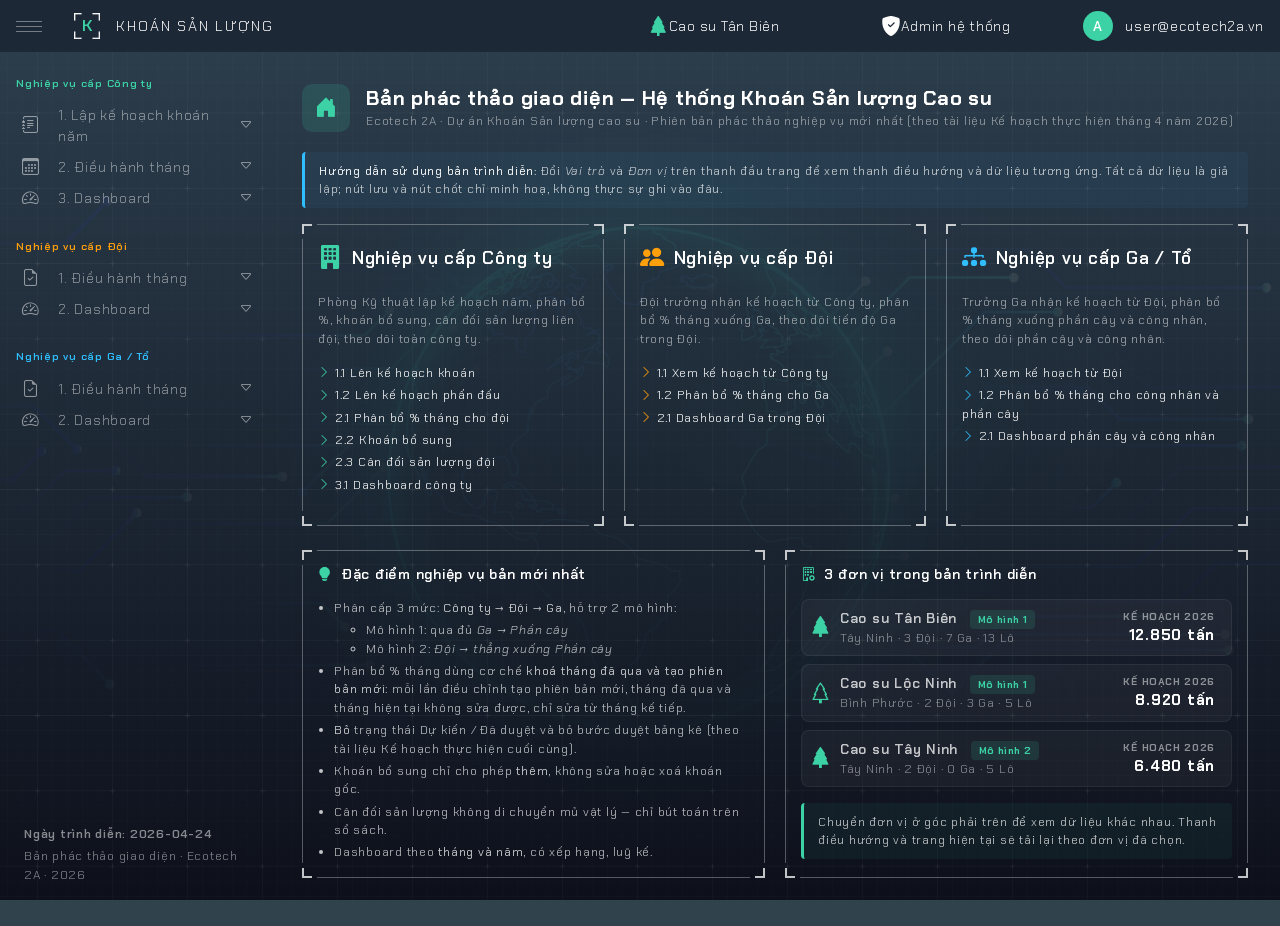
<file: index.html>
﻿<!DOCTYPE html>
<html lang="vi" data-bs-theme="dark">
<head>
	<meta charset="utf-8">
	<title>Khoán sản lượng — Trang chủ bản trình diễn</title>
	<meta name="viewport" content="width=device-width, initial-scale=1">
	<link href="hud_admin_v2.3/template_html/dist/assets/css/vendor.min.css" rel="stylesheet">
	<link href="hud_admin_v2.3/template_html/dist/assets/css/app.min.css" rel="stylesheet">
	<link href="_app.css" rel="stylesheet">
</head>
<body>
	<div id="app" class="app">
		<div id="content" class="app-content">

			<div class="ksl-page-header">
				<div class="page-icon"><i class="bi bi-house-door-fill"></i></div>
				<div>
					<h1>Bản phác thảo giao diện — Hệ thống Khoán Sản lượng Cao su</h1>
					<div class="subtitle">Ecotech 2A · Dự án Khoán Sản lượng cao su · Phiên bản phác thảo nghiệp vụ mới nhất (theo tài liệu Kế hoạch thực hiện tháng 4 năm 2026)</div>
				</div>
			</div>

			<div class="ksl-note info mb-3">
				<strong>Hướng dẫn sử dụng bản trình diễn:</strong> Đổi <em>Vai trò</em> và <em>Đơn vị</em> trên thanh đầu trang để xem thanh điều hướng và dữ liệu tương ứng. Tất cả dữ liệu là giả lập; nút lưu và nút chốt chỉ minh hoạ, không thực sự ghi vào đâu.
			</div>

			<div class="row">
				<div class="col-xl-4 col-lg-6 mb-3">
					<div class="card h-100">
						<div class="card-body">
							<div class="d-flex align-items-center mb-3">
								<i class="bi bi-building-fill fs-3 text-theme me-2"></i>
								<h5 class="mb-0 fw-bold">Nghiệp vụ cấp Công ty</h5>
							</div>
							<p class="small text-inverse text-opacity-60 mb-3">Phòng Kỹ thuật lập kế hoạch năm, phân bổ %, khoán bổ sung, cân đối sản lượng liên đội, theo dõi toàn công ty.</p>
							<ul class="list-unstyled small mb-3">
								<li class="mb-1"><a href="cty-1-1-ke-hoach-khoan.html" class="text-decoration-none text-inverse"><i class="bi bi-chevron-right me-1 text-theme"></i>1.1 Lên kế hoạch khoán</a></li>
								<li class="mb-1"><a href="cty-1-2-ke-hoach-phan-dau.html" class="text-decoration-none text-inverse"><i class="bi bi-chevron-right me-1 text-theme"></i>1.2 Lên kế hoạch phấn đấu</a></li>
								<li class="mb-1"><a href="cty-2-1-phan-bo-thang.html" class="text-decoration-none text-inverse"><i class="bi bi-chevron-right me-1 text-theme"></i>2.1 Phân bổ % tháng cho đội</a></li>
								<li class="mb-1"><a href="cty-2-2-khoan-bo-sung.html" class="text-decoration-none text-inverse"><i class="bi bi-chevron-right me-1 text-theme"></i>2.2 Khoán bổ sung</a></li>
								<li class="mb-1"><a href="cty-2-3-can-doi-san-luong.html" class="text-decoration-none text-inverse"><i class="bi bi-chevron-right me-1 text-theme"></i>2.3 Cân đối sản lượng đội</a></li>
								<li class="mb-1"><a href="cty-3-1-dashboard.html" class="text-decoration-none text-inverse"><i class="bi bi-chevron-right me-1 text-theme"></i>3.1 Dashboard công ty</a></li>
							</ul>
						</div>
						<div class="card-arrow">
							<div class="card-arrow-top-left"></div><div class="card-arrow-top-right"></div>
							<div class="card-arrow-bottom-left"></div><div class="card-arrow-bottom-right"></div>
						</div>
					</div>
				</div>

				<div class="col-xl-4 col-lg-6 mb-3">
					<div class="card h-100">
						<div class="card-body">
							<div class="d-flex align-items-center mb-3">
								<i class="bi bi-people-fill fs-3 text-warning me-2"></i>
								<h5 class="mb-0 fw-bold">Nghiệp vụ cấp Đội</h5>
							</div>
							<p class="small text-inverse text-opacity-60 mb-3">Đội trưởng nhận kế hoạch từ Công ty, phân bổ % tháng xuống Ga, theo dõi tiến độ Ga trong Đội.</p>
							<ul class="list-unstyled small mb-3">
								<li class="mb-1"><a href="doi-1-1-xem-kh.html" class="text-decoration-none text-inverse"><i class="bi bi-chevron-right me-1 text-warning"></i>1.1 Xem kế hoạch từ Công ty</a></li>
								<li class="mb-1"><a href="doi-1-2-phan-bo-thang.html" class="text-decoration-none text-inverse"><i class="bi bi-chevron-right me-1 text-warning"></i>1.2 Phân bổ % tháng cho Ga</a></li>
								<li class="mb-1"><a href="doi-2-1-dashboard.html" class="text-decoration-none text-inverse"><i class="bi bi-chevron-right me-1 text-warning"></i>2.1 Dashboard Ga trong Đội</a></li>
							</ul>
						</div>
						<div class="card-arrow">
							<div class="card-arrow-top-left"></div><div class="card-arrow-top-right"></div>
							<div class="card-arrow-bottom-left"></div><div class="card-arrow-bottom-right"></div>
						</div>
					</div>
				</div>

				<div class="col-xl-4 col-lg-6 mb-3">
					<div class="card h-100">
						<div class="card-body">
							<div class="d-flex align-items-center mb-3">
								<i class="bi bi-diagram-3-fill fs-3 text-info me-2"></i>
								<h5 class="mb-0 fw-bold">Nghiệp vụ cấp Ga / Tổ</h5>
							</div>
							<p class="small text-inverse text-opacity-60 mb-3">Trưởng Ga nhận kế hoạch từ Đội, phân bổ % tháng xuống phần cây và công nhân, theo dõi phần cây và công nhân.</p>
							<ul class="list-unstyled small mb-3">
								<li class="mb-1"><a href="ga-1-1-xem-kh.html" class="text-decoration-none text-inverse"><i class="bi bi-chevron-right me-1 text-info"></i>1.1 Xem kế hoạch từ Đội</a></li>
								<li class="mb-1"><a href="ga-1-2-phan-bo-thang.html" class="text-decoration-none text-inverse"><i class="bi bi-chevron-right me-1 text-info"></i>1.2 Phân bổ % tháng cho công nhân và phần cây</a></li>
								<li class="mb-1"><a href="ga-2-1-dashboard.html" class="text-decoration-none text-inverse"><i class="bi bi-chevron-right me-1 text-info"></i>2.1 Dashboard phần cây và công nhân</a></li>
							</ul>
						</div>
						<div class="card-arrow">
							<div class="card-arrow-top-left"></div><div class="card-arrow-top-right"></div>
							<div class="card-arrow-bottom-left"></div><div class="card-arrow-bottom-right"></div>
						</div>
					</div>
				</div>
			</div>

			<div class="row mt-2">
				<div class="col-lg-6 mb-3">
					<div class="card h-100">
						<div class="card-body">
							<h6 class="fw-bold mb-3"><i class="bi bi-lightbulb-fill me-2 text-theme"></i>Đặc điểm nghiệp vụ bản mới nhất</h6>
							<ul class="small text-inverse text-opacity-75 ps-3 mb-0">
								<li>Phân cấp 3 mức: <strong>Công ty → Đội → Ga</strong>, hỗ trợ 2 mô hình:
									<ul class="mt-1">
										<li>Mô hình 1: qua đủ <em>Ga → Phần cây</em></li>
										<li>Mô hình 2: <em>Đội → thẳng xuống Phần cây</em></li>
									</ul>
								</li>
								<li class="mt-1">Phân bổ % tháng dùng cơ chế <strong>khoá tháng đã qua và tạo phiên bản mới</strong>: mỗi lần điều chỉnh tạo phiên bản mới, tháng đã qua và tháng hiện tại không sửa được, chỉ sửa từ tháng kế tiếp.</li>
								<li class="mt-1"><strong>Bỏ</strong> trạng thái Dự kiến / Đã duyệt và bỏ bước duyệt bảng kê (theo tài liệu Kế hoạch thực hiện cuối cùng).</li>
								<li class="mt-1">Khoán bổ sung chỉ cho phép <strong>thêm</strong>, không sửa hoặc xoá khoán gốc.</li>
								<li class="mt-1">Cân đối sản lượng không di chuyển mủ vật lý — chỉ bút toán trên sổ sách.</li>
								<li class="mt-1">Dashboard theo <strong>tháng và năm</strong>, có xếp hạng, luỹ kế.</li>
							</ul>
						</div>
						<div class="card-arrow">
							<div class="card-arrow-top-left"></div><div class="card-arrow-top-right"></div>
							<div class="card-arrow-bottom-left"></div><div class="card-arrow-bottom-right"></div>
						</div>
					</div>
				</div>

				<div class="col-lg-6 mb-3">
					<div class="card h-100">
						<div class="card-body">
							<h6 class="fw-bold mb-3"><i class="bi bi-building-gear me-2 text-theme"></i>3 đơn vị trong bản trình diễn</h6>
							<div class="row g-2" id="company-cards"></div>
							<div class="ksl-note mt-3 mb-0">
								Chuyển đơn vị ở góc phải trên để xem dữ liệu khác nhau. Thanh điều hướng và trang hiện tại sẽ tải lại theo đơn vị đã chọn.
							</div>
						</div>
						<div class="card-arrow">
							<div class="card-arrow-top-left"></div><div class="card-arrow-top-right"></div>
							<div class="card-arrow-bottom-left"></div><div class="card-arrow-bottom-right"></div>
						</div>
					</div>
				</div>
			</div>

		</div>
	</div>

	<script src="_data.js"></script>
	<script src="_shell.js"></script>
	<script>Shell.render({ activePageId: 'home', scope: 'none' });</script>

	<script src="hud_admin_v2.3/template_html/dist/assets/js/vendor.min.js"></script>
	<script src="hud_admin_v2.3/template_html/dist/assets/js/app.min.js"></script>

	<script>
	(function () {
		const box = document.getElementById('company-cards');
		if (!box) return;
		box.innerHTML = KSL_DATA.companies.map(c => {
			const teamCount = c.teams.length;
			const stationCount = c.teams.reduce((s, t) => s + (t.stations ? t.stations.length : 0), 0);
			const lotCount = KSL_DATA.flatLots(c).length;
			return `<div class="col-12">
				<div class="d-flex align-items-center p-2 rounded-3" style="background:rgba(var(--bs-inverse-rgb),0.04);border:1px solid rgba(var(--bs-inverse-rgb),0.06);">
					<div class="me-2 fs-4 text-theme"><i class="bi ${c.logoIcon}"></i></div>
					<div class="flex-1">
						<div class="fw-bold">${c.name}
							<span class="ksl-model-tag ms-2">Mô hình ${c.model}</span>
						</div>
						<div class="small text-inverse text-opacity-50">${c.address} · ${teamCount} Đội · ${stationCount} Ga · ${lotCount} Lô</div>
					</div>
					<div class="ksl-stat-inline text-end me-2">
						<div class="lbl">Kế hoạch ${KSL_DATA.currentYear}</div>
						<div class="val">${KSL_DATA.fmtTon(c.plans[KSL_DATA.currentYear] ? c.plans[KSL_DATA.currentYear].total : 0)}</div>
					</div>
				</div>
			</div>`;
		}).join('');
	})();
	</script>
</body>
</html>
</file>
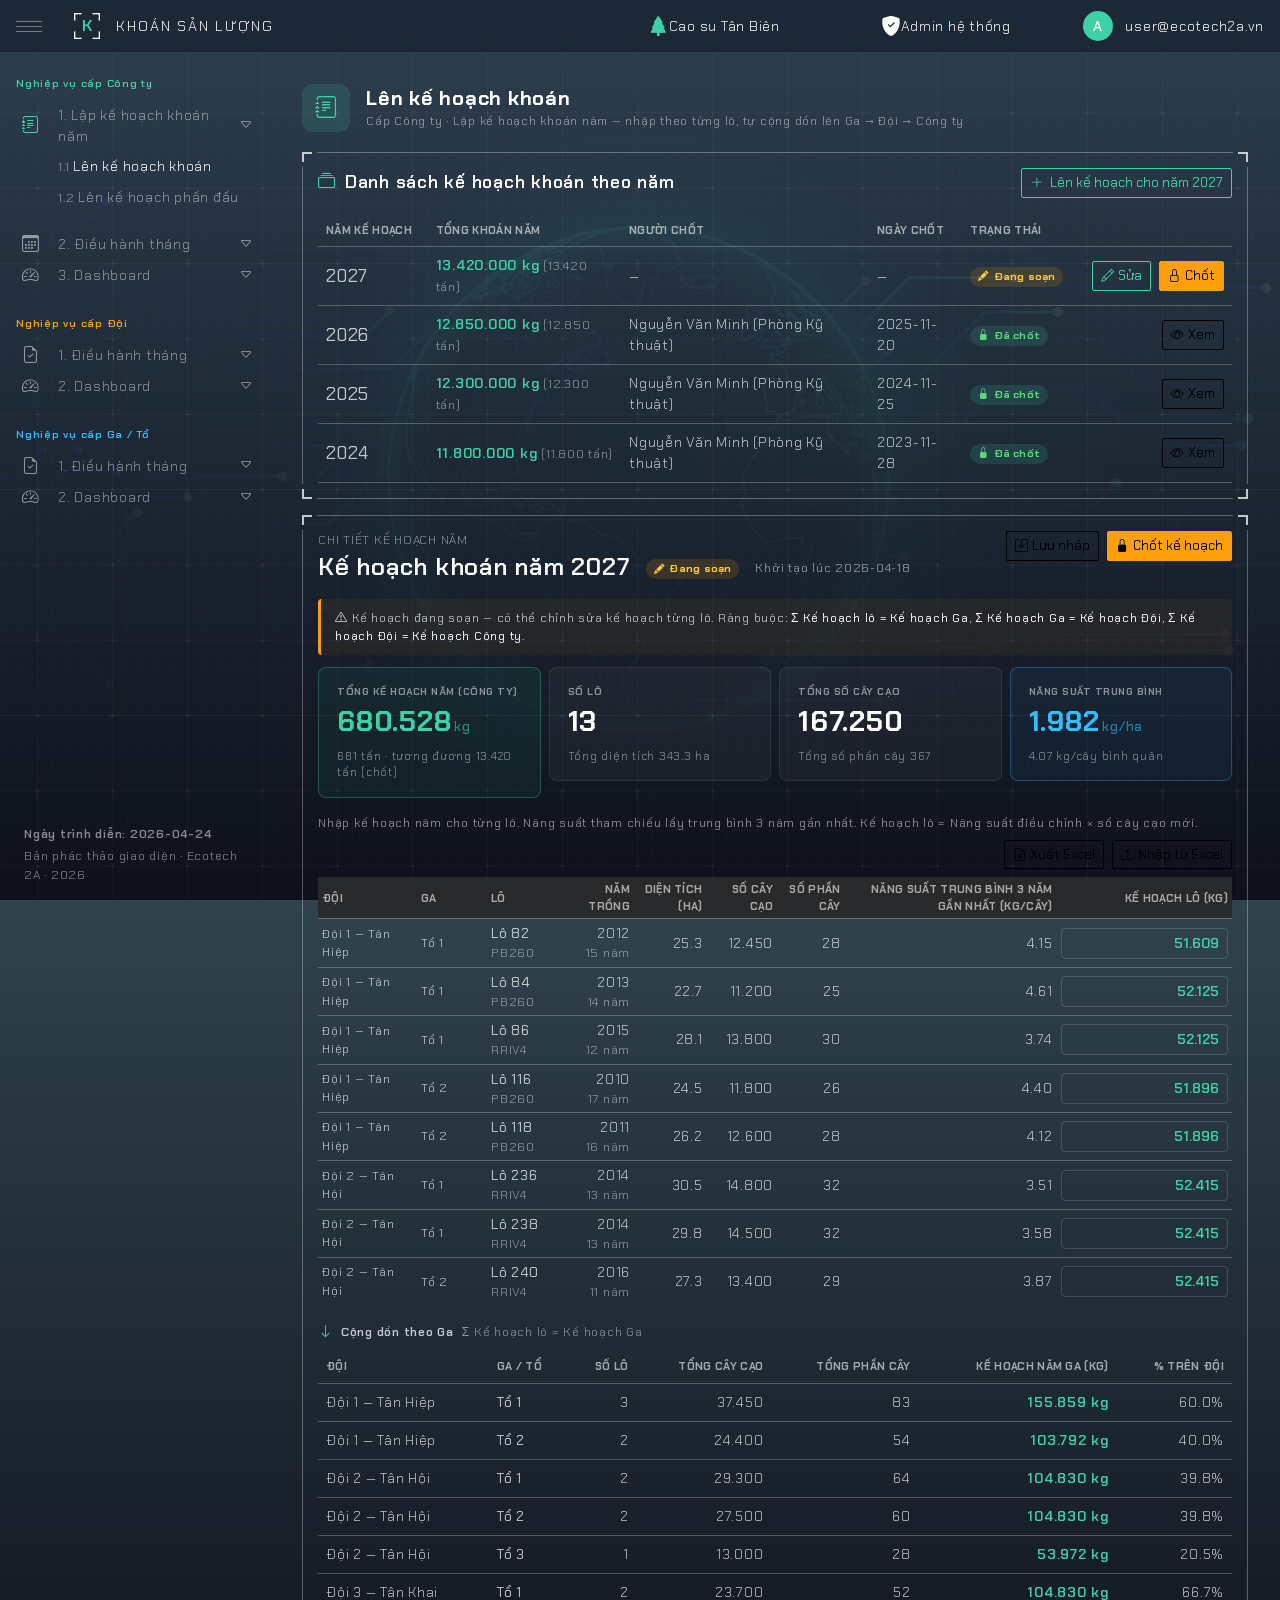
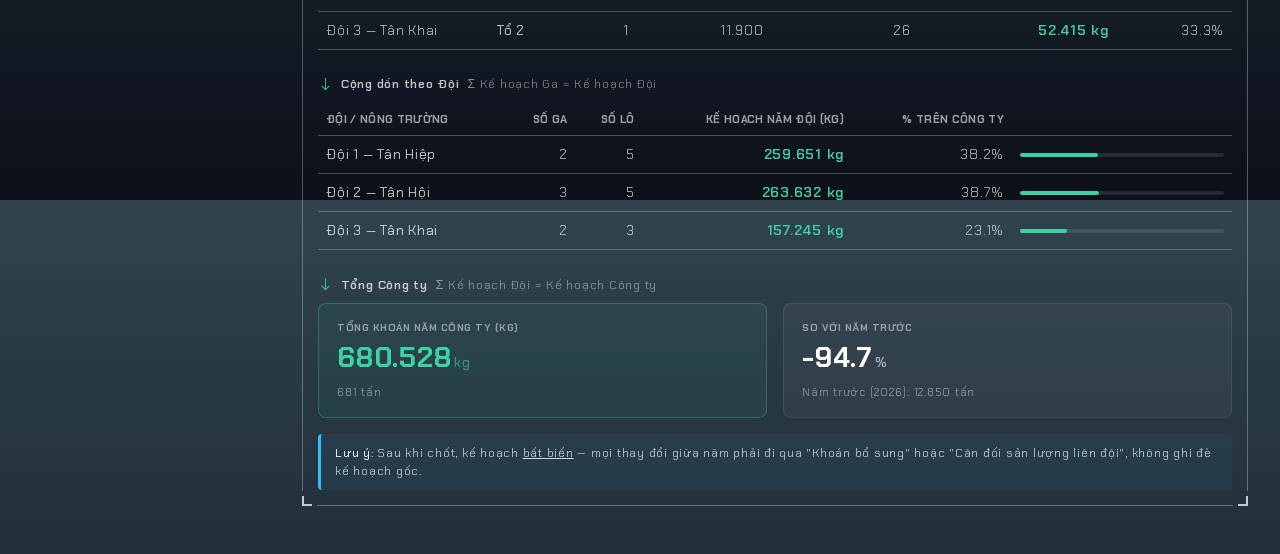
<file: cty-1-1-ke-hoach-khoan.html>
﻿<!DOCTYPE html>
<html lang="vi" data-bs-theme="dark">
<head>
	<meta charset="utf-8">
	<title>Khoán sản lượng | 1.1 Lên kế hoạch khoán</title>
	<meta name="viewport" content="width=device-width, initial-scale=1">
	<link href="hud_admin_v2.3/template_html/dist/assets/css/vendor.min.css" rel="stylesheet">
	<link href="hud_admin_v2.3/template_html/dist/assets/css/app.min.css" rel="stylesheet">
	<link href="_app.css" rel="stylesheet">
</head>
<body>
	<div id="app" class="app">
		<div id="content" class="app-content">

			<div class="ksl-page-header">
				<div class="page-icon"><i class="bi bi-journal-text"></i></div>
				<div>
					<h1>Lên kế hoạch khoán</h1>
					<div class="subtitle">Cấp Công ty · Lập kế hoạch khoán năm — nhập theo từng lô, tự cộng dồn lên Ga → Đội → Công ty</div>
				</div>
			</div>

			<!-- ============================ LIST ============================ -->
			<div class="card mb-3">
				<div class="card-body">
					<div class="d-flex align-items-center mb-3">
						<h5 class="fw-bold mb-0 flex-1"><i class="bi bi-collection me-2 text-theme"></i>Danh sách kế hoạch khoán theo năm</h5>
						<button class="btn btn-outline-theme btn-sm" id="btn-create-next">
							<i class="bi bi-plus-lg me-1"></i> Lên kế hoạch cho năm <span id="next-year-label"></span>
						</button>
					</div>

					<div class="table-responsive">
						<table class="table table-hover table-ksl align-middle mb-0">
							<thead>
								<tr>
									<th style="width:12%">Năm kế hoạch</th>
									<th>Tổng khoán năm</th>
										<th>Người chốt</th>
									<th>Ngày chốt</th>
									<th style="width:12%">Trạng thái</th>
									<th style="width:160px"></th>
								</tr>
							</thead>
							<tbody id="plan-list-tbody"></tbody>
						</table>
					</div>
				</div>
				<div class="card-arrow">
					<div class="card-arrow-top-left"></div><div class="card-arrow-top-right"></div>
					<div class="card-arrow-bottom-left"></div><div class="card-arrow-bottom-right"></div>
				</div>
			</div>

			<!-- ============================ DETAIL ============================ -->
			<div class="card mb-3" id="plan-detail-card" style="display:none;">
				<div class="card-body">
					<div class="d-flex flex-wrap align-items-start mb-3">
						<div class="flex-1">
							<div class="small text-inverse text-opacity-50 mb-1">CHI TIẾT KẾ HOẠCH NĂM</div>
							<div class="d-flex align-items-center gap-3 flex-wrap">
								<h3 class="fw-bold mb-0" id="detail-year-title">—</h3>
								<span id="detail-status-badge"></span>
								<span class="small text-inverse text-opacity-60" id="detail-meta"></span>
							</div>
						</div>
						<div id="detail-actions" class="d-flex gap-2"></div>
					</div>

					<div class="ksl-note" id="detail-hint"></div>

					<!-- Tổng chỉ số cộng dồn -->
					<div class="row g-2 mb-3">
						<div class="col-md-3 col-6">
							<div class="ksl-kpi accent-theme">
								<div class="lbl">Tổng kế hoạch năm (Công ty)</div>
								<div class="val" id="k-total">—</div>
								<div class="sub" id="k-total-sub">—</div>
							</div>
						</div>
						<div class="col-md-3 col-6">
							<div class="ksl-kpi">
								<div class="lbl">Số lô</div>
								<div class="val" id="k-lot-count">—</div>
								<div class="sub">Tổng diện tích <span id="k-area">—</span> ha</div>
							</div>
						</div>
						<div class="col-md-3 col-6">
							<div class="ksl-kpi">
								<div class="lbl">Tổng số cây cạo</div>
								<div class="val" id="k-trees">—</div>
								<div class="sub">Tổng số phần cây <span id="k-parts">—</span></div>
							</div>
						</div>
						<div class="col-md-3 col-6">
							<div class="ksl-kpi accent-info">
								<div class="lbl">Năng suất trung bình</div>
								<div class="val" id="k-yield">—<span class="unit">kg/ha</span></div>
								<div class="sub" id="k-yield-sub">—</div>
							</div>
						</div>
					</div>

					<!-- BẢNG 1: Theo từng Lô -->
					<div class="mb-2">
						<div class="d-flex align-items-center mb-2 flex-wrap gap-2">
							<div class="small text-inverse text-opacity-60">Nhập kế hoạch năm cho từng lô. Năng suất tham chiếu lấy trung bình 3 năm gần nhất. Kế hoạch lô = Năng suất điều chỉnh × số cây cạo mới.</div>
							<div class="ms-auto d-flex gap-2">
								<button class="btn btn-sm btn-outline-inverse"><i class="bi bi-file-earmark-excel me-1"></i>Xuất Excel</button>
								<button class="btn btn-sm btn-outline-inverse"><i class="bi bi-upload me-1"></i>Nhập từ Excel</button>
							</div>
						</div>
						<div class="table-responsive" style="max-height:420px;overflow:auto;">
							<table class="table table-sm align-middle mb-0 table-ksl">
								<thead class="sticky-top" style="background:var(--bs-component-bg);z-index:2;">
									<tr>
										<th style="min-width:80px;">Đội</th>
										<th style="min-width:70px;">Ga</th>
										<th style="min-width:80px;">Lô</th>
										<th class="text-end">Năm trồng</th>
										<th class="text-end">Diện tích (ha)</th>
										<th class="text-end">Số cây cạo</th>
										<th class="text-end">Số phần cây</th>
										<th class="text-end">Năng suất trung bình 3 năm gần nhất (kg/cây)</th>
										<th class="text-end" style="min-width:130px;">Kế hoạch lô (kg)</th>
									</tr>
								</thead>
								<tbody id="lot-tbody"></tbody>
								<tfoot>
									<tr class="total-row" style="background:rgba(var(--bs-theme-rgb),0.1);">
										<td colspan="5" class="fw-bold">TỔNG CÔNG TY</td>
										<td class="text-end fw-bold" id="f-trees">—</td>
										<td class="text-end fw-bold" id="f-parts">—</td>
										<td></td>
										<td class="text-end fw-bold text-theme" id="f-total">—</td>
									</tr>
								</tfoot>
							</table>
						</div>
					</div>

					<!-- BẢNG 2: Cộng dồn Ga -->
					<div class="mt-4 mb-2">
						<div class="d-flex align-items-center mb-2 gap-2">
							<i class="bi bi-arrow-down text-theme"></i>
							<span class="fw-bold small">Cộng dồn theo Ga</span>
							<span class="small text-inverse text-opacity-50">Σ Kế hoạch lô = Kế hoạch Ga</span>
						</div>
						<div class="table-responsive">
							<table class="table table-ksl align-middle mb-0">
								<thead>
									<tr>
										<th>Đội</th>
										<th>Ga / Tổ</th>
										<th class="text-end">Số lô</th>
										<th class="text-end">Tổng cây cạo</th>
										<th class="text-end">Tổng phần cây</th>
										<th class="text-end">Kế hoạch năm Ga (kg)</th>
										<th class="text-end">% trên Đội</th>
									</tr>
								</thead>
								<tbody id="sta-tbody"></tbody>
							</table>
						</div>
					</div>

					<!-- BẢNG 3: Cộng dồn Đội -->
					<div class="mt-4 mb-2">
						<div class="d-flex align-items-center mb-2 gap-2">
							<i class="bi bi-arrow-down text-theme"></i>
							<span class="fw-bold small">Cộng dồn theo Đội</span>
							<span class="small text-inverse text-opacity-50">Σ Kế hoạch Ga = Kế hoạch Đội</span>
						</div>
						<div class="table-responsive">
							<table class="table table-ksl align-middle mb-0">
								<thead>
									<tr>
										<th>Đội / Nông trường</th>
										<th class="text-end">Số Ga</th>
										<th class="text-end">Số lô</th>
										<th class="text-end">Kế hoạch năm Đội (kg)</th>
										<th class="text-end">% trên Công ty</th>
										<th style="width:220px"></th>
									</tr>
								</thead>
								<tbody id="team-tbody"></tbody>
							</table>
						</div>
					</div>

					<!-- BẢNG 4: Tổng Công ty -->
					<div class="mt-4 mb-0">
						<div class="d-flex align-items-center mb-2 gap-2">
							<i class="bi bi-arrow-down text-theme"></i>
							<span class="fw-bold small">Tổng Công ty</span>
							<span class="small text-inverse text-opacity-50">Σ Kế hoạch Đội = Kế hoạch Công ty</span>
						</div>
						<div class="row g-3">
							<div class="col-md-6">
								<div class="ksl-kpi accent-theme">
									<div class="lbl">Tổng khoán năm công ty (kg)</div>
									<div class="val" id="c-total-kg">—</div>
									<div class="sub" id="c-total-ton">—</div>
								</div>
							</div>
							<div class="col-md-6">
								<div class="ksl-kpi">
									<div class="lbl">So với năm trước</div>
									<div class="val" id="c-yoy">—</div>
									<div class="sub" id="c-yoy-sub">—</div>
								</div>
							</div>
						</div>
						<div class="ksl-note info mt-3 mb-0">
							<strong>Lưu ý:</strong> Sau khi chốt, kế hoạch <u>bất biến</u> — mọi thay đổi giữa năm phải đi qua "Khoán bổ sung" hoặc "Cân đối sản lượng liên đội", không ghi đè kế hoạch gốc.
						</div>
					</div>
				</div>
				<div class="card-arrow">
					<div class="card-arrow-top-left"></div><div class="card-arrow-top-right"></div>
					<div class="card-arrow-bottom-left"></div><div class="card-arrow-bottom-right"></div>
				</div>
			</div>

		</div>
	</div>

	<!-- ===== Popup chốt kế hoạch ===== -->
	<div class="modal fade" id="modal-confirm-lock" tabindex="-1">
		<div class="modal-dialog modal-dialog-centered">
			<div class="modal-content">
				<div class="modal-header">
					<h5 class="modal-title"><i class="bi bi-shield-lock-fill text-warning me-2"></i>Xác nhận chốt kế hoạch</h5>
					<button type="button" class="btn-close" data-bs-dismiss="modal"></button>
				</div>
				<div class="modal-body">
					<div class="ksl-note warn">
						<strong>Kế hoạch sau khi chốt sẽ BẤT BIẾN.</strong> Mọi thay đổi giữa năm chỉ có thể đi qua nghiệp vụ <em>Khoán bổ sung</em> (chỉ thêm) hoặc <em>Cân đối sản lượng liên đội</em> — không ghi đè con số gốc.
					</div>
					<p class="mb-1">Bạn có chắc muốn chốt kế hoạch khoán năm <strong id="confirm-year">—</strong>?</p>
					<p class="small text-inverse text-opacity-60 mb-0">Tổng khoán: <strong id="confirm-total" class="text-theme">—</strong></p>
				</div>
				<div class="modal-footer">
					<button type="button" class="btn btn-outline-inverse" data-bs-dismiss="modal">Huỷ</button>
					<button type="button" class="btn btn-warning" id="btn-confirm-lock"><i class="bi bi-lock-fill me-1"></i>Chốt kế hoạch</button>
				</div>
			</div>
		</div>
	</div>

	<script src="_data.js"></script>
	<script src="_shell.js"></script>
	<script>Shell.render({ activePageId: 'cty-1-1' });</script>

	<script src="hud_admin_v2.3/template_html/dist/assets/js/vendor.min.js"></script>
	<script src="hud_admin_v2.3/template_html/dist/assets/js/app.min.js"></script>

	<script>
	(function () {
		const state = Shell.getState();
		const company = KSL_DATA.getCompany(state.companyId);
		const D = KSL_DATA;

		document.getElementById('next-year-label').textContent = D.nextYear;

		// Danh sách plan
		const years = Object.keys(company.plans).map(Number).sort((a,b)=>b-a);
		const tbody = document.getElementById('plan-list-tbody');
		tbody.innerHTML = years.map(y => {
			const p = company.plans[y];
			const status = p.status;
			let badge = '', actions = '';
			if (status === 'locked') {
				badge = '<span class="ksl-status locked"><i class="bi bi-lock-fill"></i>Đã chốt</span>';
				actions = `<button class="btn btn-sm btn-outline-inverse" data-action="view" data-year="${y}"><i class="bi bi-eye me-1"></i>Xem</button>`;
			} else if (status === 'draft') {
				badge = '<span class="ksl-status draft"><i class="bi bi-pencil-fill"></i>Đang soạn</span>';
				actions = `<button class="btn btn-sm btn-outline-theme me-1" data-action="edit" data-year="${y}"><i class="bi bi-pencil me-1"></i>Sửa</button>
				           <button class="btn btn-sm btn-warning" data-action="lock" data-year="${y}"><i class="bi bi-lock me-1"></i>Chốt</button>`;
			} else {
				badge = '<span class="ksl-status none">Chưa tạo</span>';
				actions = `<button class="btn btn-sm btn-outline-theme" data-action="create" data-year="${y}"><i class="bi bi-plus me-1"></i>Tạo</button>`;
			}
			return `<tr>
				<td><strong class="fs-5">${y}</strong></td>
				<td><span class="text-theme fw-bold">${D.fmtKg(p.total)}</span> <span class="text-inverse text-opacity-50 small">(${D.fmtTon(p.total)})</span></td>
				<td>${p.approvedBy || '—'}</td>
				<td>${p.approvedAt || '—'}</td>
				<td>${badge}</td>
				<td class="text-end">${actions}</td>
			</tr>`;
		}).join('');

		// Nút "tạo năm tiếp theo"
		const btnCreate = document.getElementById('btn-create-next');
		btnCreate.addEventListener('click', () => openDetail(D.nextYear));

		tbody.addEventListener('click', e => {
			const btn = e.target.closest('button[data-action]');
			if (!btn) return;
			openDetail(parseInt(btn.dataset.year, 10));
		});

		// === Detail render ===
		const detailCard = document.getElementById('plan-detail-card');

		function openDetail(year) {
			const plan = company.plans[year] || { status: 'draft', total: 0 };
			const lots = D.flatLots(company);
			const isLocked = plan.status === 'locked';
			const isDraft = plan.status === 'draft';

			// Title
			document.getElementById('detail-year-title').textContent = `Kế hoạch khoán năm ${year}`;
			const meta = plan.approvedAt ? `Chốt bởi <strong>${plan.approvedBy}</strong> lúc ${plan.approvedAt}` : (plan.createdAt ? `Khởi tạo lúc ${plan.createdAt}` : 'Kế hoạch mới');
			document.getElementById('detail-meta').innerHTML = meta;
			const sb = document.getElementById('detail-status-badge');
			if (isLocked) sb.innerHTML = '<span class="ksl-status locked"><i class="bi bi-lock-fill"></i>Đã chốt</span>';
			else if (isDraft) sb.innerHTML = '<span class="ksl-status draft"><i class="bi bi-pencil-fill"></i>Đang soạn</span>';
			else sb.innerHTML = '<span class="ksl-status none">Chưa tạo</span>';

			// Hint
			const hint = document.getElementById('detail-hint');
			if (isLocked) {
				hint.className = 'ksl-note info';
				hint.innerHTML = '<i class="bi bi-info-circle me-1"></i>Kế hoạch đã chốt — chỉ xem. Mọi thay đổi phải qua <em>Khoán bổ sung</em> hoặc <em>Cân đối sản lượng</em>.';
			} else {
				hint.className = 'ksl-note warn';
				hint.innerHTML = '<i class="bi bi-exclamation-triangle me-1"></i>Kế hoạch đang soạn — có thể chỉnh sửa kế hoạch từng lô. Ràng buộc: <strong>Σ Kế hoạch lô = Kế hoạch Ga</strong>, <strong>Σ Kế hoạch Ga = Kế hoạch Đội</strong>, <strong>Σ Kế hoạch Đội = Kế hoạch Công ty</strong>.';
			}

			// Actions
			const acts = document.getElementById('detail-actions');
			if (isLocked) {
				acts.innerHTML = `<button class="btn btn-outline-inverse btn-sm" onclick="document.getElementById('plan-detail-card').style.display='none';"><i class="bi bi-x-lg me-1"></i>Đóng</button>`;
			} else {
				acts.innerHTML = `
					<button class="btn btn-outline-inverse btn-sm"><i class="bi bi-save me-1"></i>Lưu nháp</button>
					<button class="btn btn-warning btn-sm" data-bs-toggle="modal" data-bs-target="#modal-confirm-lock"><i class="bi bi-lock-fill me-1"></i>Chốt kế hoạch</button>
				`;
			}

			// Generate lot-level data from lots + history + plan total
			const lotsWithPlan = lots.map((lot, i) => {
				const hist = D.mockLotHistory(lot.id);
				const y3 = hist[2].yield;
				const nsPerTree = y3 / lot.trees;
				const age = year - lot.year;
				let adj = 0;
				if (age < 10) adj = 4;
				else if (age < 15) adj = 1;
				else if (age < 20) adj = 0;
				else adj = -8;
				const nsAdj = nsPerTree * (1 + adj / 100);
				const planLot = Math.round(nsAdj * lot.trees);
				const planPerPart = Math.round(planLot / lot.parts);
				return { ...lot, age, nsPerTree, adj, nsAdj, planLot, planPerPart };
			});
			const totalLot = lotsWithPlan.reduce((s, l) => s + l.planLot, 0);
			const totalTrees = lotsWithPlan.reduce((s, l) => s + l.trees, 0);
			const totalParts = lotsWithPlan.reduce((s, l) => s + l.parts, 0);
			const totalArea = lotsWithPlan.reduce((s, l) => s + l.area, 0);

			// KPIs
			document.getElementById('k-total').innerHTML = D.fmtNum(totalLot) + '<span class="unit">kg</span>';
			document.getElementById('k-total-sub').textContent = D.fmtTon(totalLot) + ' · tương đương ' + D.fmtTon(plan.total) + ' (chốt)';
			document.getElementById('k-lot-count').textContent = lotsWithPlan.length;
			document.getElementById('k-area').textContent = totalArea.toFixed(1);
			document.getElementById('k-trees').textContent = D.fmtNum(totalTrees);
			document.getElementById('k-parts').textContent = D.fmtNum(totalParts);
			const avgYield = totalLot / totalArea;
			document.getElementById('k-yield').innerHTML = D.fmtNum(avgYield) + '<span class="unit">kg/ha</span>';
			document.getElementById('k-yield-sub').textContent = (totalLot / totalTrees).toFixed(2) + ' kg/cây bình quân';

			// Tab Lô
			const lotTbody = document.getElementById('lot-tbody');
			lotTbody.innerHTML = lotsWithPlan.map(l => {
				const roBtn = isLocked ? 'readonly' : '';
				return `<tr>
					<td class="small">${l.teamName}</td>
					<td class="small">${l.stationName || '—'}</td>
					<td><strong>${l.name}</strong><div class="small text-inverse text-opacity-50">${l.seedling}</div></td>
					<td class="text-end">${l.year}<div class="small text-inverse text-opacity-50">${l.age} năm</div></td>
					<td class="text-end">${l.area.toFixed(1)}</td>
					<td class="text-end">${D.fmtNum(l.trees)}</td>
					<td class="text-end">${l.parts}</td>
					<td class="text-end">${l.nsPerTree.toFixed(2)}</td>
					<td class="text-end"><input type="text" class="ksl-inline-input fw-bold text-theme" value="${D.fmtNum(l.planLot)}" ${roBtn}/></td>
				</tr>`;
			}).join('');
			document.getElementById('f-trees').textContent = D.fmtNum(totalTrees);
			document.getElementById('f-parts').textContent = D.fmtNum(totalParts);
			document.getElementById('f-total').textContent = D.fmtKg(totalLot);

			// Tab Ga
			const staTbody = document.getElementById('sta-tbody');
			const staMap = new Map();
			lotsWithPlan.forEach(l => {
				const key = (l.teamId || '') + '||' + (l.stationId || 'NO_STA');
				if (!staMap.has(key)) staMap.set(key, { teamName: l.teamName, stationName: l.stationName || '(Mô hình 2 — không qua Ga)', lots: 0, trees: 0, parts: 0, plan: 0, teamId: l.teamId });
				const s = staMap.get(key);
				s.lots++; s.trees += l.trees; s.parts += l.parts; s.plan += l.planLot;
			});
			const staArr = Array.from(staMap.values());
			const teamTotals = {};
			staArr.forEach(s => teamTotals[s.teamId] = (teamTotals[s.teamId] || 0) + s.plan);
			staTbody.innerHTML = staArr.map(s => `<tr>
				<td>${s.teamName}</td>
				<td><strong>${s.stationName}</strong></td>
				<td class="text-end">${s.lots}</td>
				<td class="text-end">${D.fmtNum(s.trees)}</td>
				<td class="text-end">${s.parts}</td>
				<td class="text-end text-theme fw-bold">${D.fmtKg(s.plan)}</td>
				<td class="text-end">${((s.plan / teamTotals[s.teamId]) * 100).toFixed(1)}%</td>
			</tr>`).join('');

			// Tab Đội
			const teamTbody = document.getElementById('team-tbody');
			const teamMap = new Map();
			lotsWithPlan.forEach(l => {
				if (!teamMap.has(l.teamId)) teamMap.set(l.teamId, { name: l.teamName, stas: new Set(), lots: 0, plan: 0 });
				const t = teamMap.get(l.teamId);
				if (l.stationId) t.stas.add(l.stationId);
				t.lots++; t.plan += l.planLot;
			});
			const teamArr = Array.from(teamMap.values());
			teamTbody.innerHTML = teamArr.map(t => `<tr>
				<td><strong>${t.name}</strong></td>
				<td class="text-end">${t.stas.size || (company.model === '2' ? '—' : 0)}</td>
				<td class="text-end">${t.lots}</td>
				<td class="text-end text-theme fw-bold">${D.fmtKg(t.plan)}</td>
				<td class="text-end">${((t.plan / totalLot) * 100).toFixed(1)}%</td>
				<td>
					<div class="ksl-hbar"><span style="width:${((t.plan / totalLot) * 100).toFixed(1)}%"></span></div>
				</td>
			</tr>`).join('');

			// Tab Công ty
			document.getElementById('c-total-kg').innerHTML = D.fmtNum(totalLot) + '<span class="unit">kg</span>';
			document.getElementById('c-total-ton').textContent = D.fmtTon(totalLot);
			const prev = company.plans[year - 1];
			if (prev && prev.total) {
				const diff = ((totalLot - prev.total) / prev.total) * 100;
				document.getElementById('c-yoy').innerHTML = (diff >= 0 ? '+' : '') + diff.toFixed(1) + '<span class="unit">%</span>';
				document.getElementById('c-yoy-sub').textContent = 'Năm trước (' + (year - 1) + '): ' + D.fmtTon(prev.total);
			} else {
				document.getElementById('c-yoy').textContent = '—';
				document.getElementById('c-yoy-sub').textContent = 'Không có dữ liệu năm trước để so sánh';
			}

			// Confirm modal
			document.getElementById('confirm-year').textContent = year;
			document.getElementById('confirm-total').textContent = D.fmtKg(totalLot);

			detailCard.style.display = '';
			detailCard.scrollIntoView({ behavior: 'smooth', block: 'start' });
		}

		// Auto-open the draft year if exists
		const draftYear = years.find(y => company.plans[y].status === 'draft');
		if (draftYear) openDetail(draftYear);

		// Confirm lock demo
		document.getElementById('btn-confirm-lock').addEventListener('click', () => {
			alert('Bản trình diễn: đã chốt kế hoạch (không thực sự lưu trong bản phác thảo giao diện).');
			bootstrap.Modal.getInstance(document.getElementById('modal-confirm-lock')).hide();
		});
	})();
	</script>
</body>
</html>
</file>
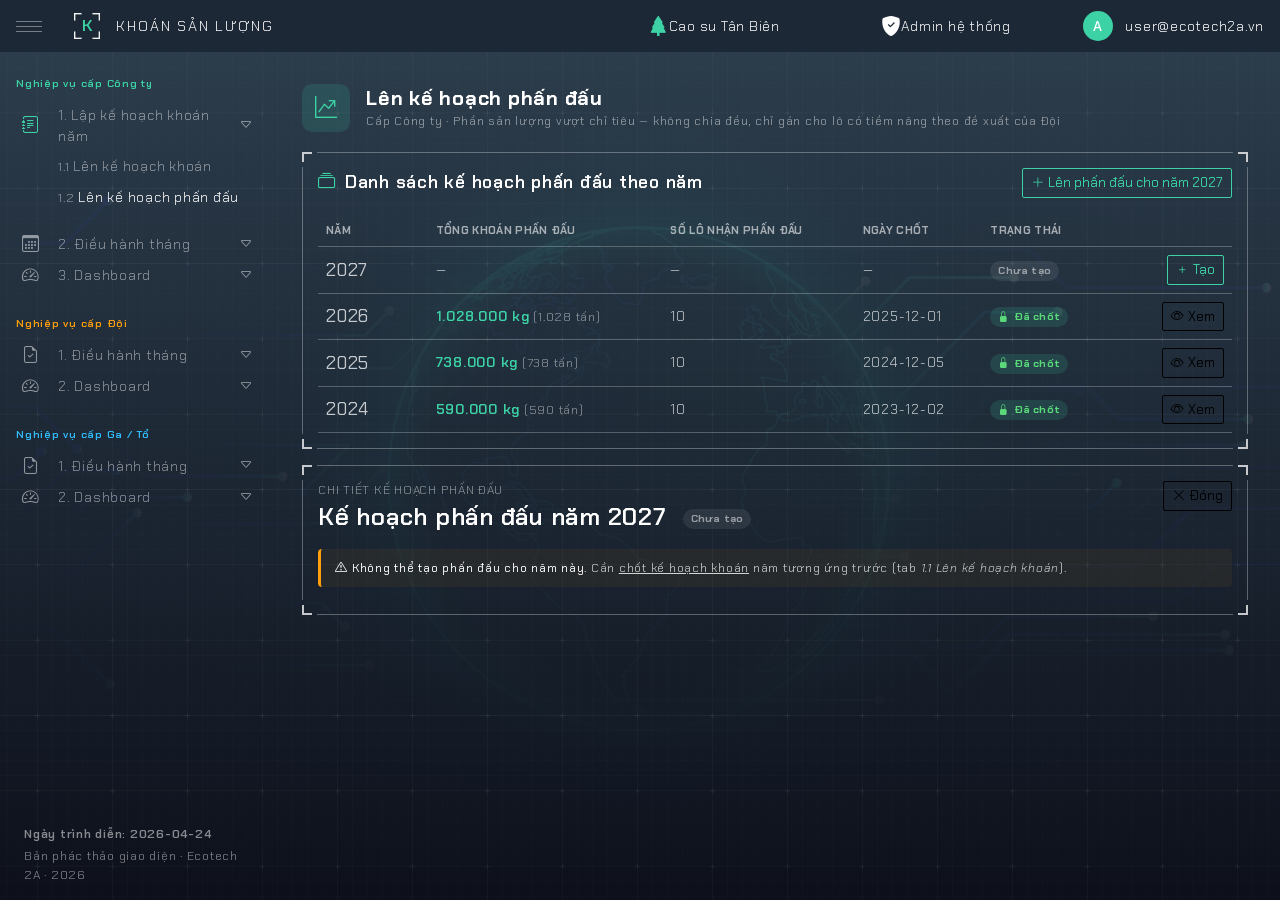
<file: cty-1-2-ke-hoach-phan-dau.html>
﻿<!DOCTYPE html>
<html lang="vi" data-bs-theme="dark">
<head>
	<meta charset="utf-8">
	<title>Khoán sản lượng | 1.2 Lên kế hoạch phấn đấu</title>
	<meta name="viewport" content="width=device-width, initial-scale=1">
	<link href="hud_admin_v2.3/template_html/dist/assets/css/vendor.min.css" rel="stylesheet">
	<link href="hud_admin_v2.3/template_html/dist/assets/css/app.min.css" rel="stylesheet">
	<link href="_app.css" rel="stylesheet">
</head>
<body>
	<div id="app" class="app">
		<div id="content" class="app-content">

			<div class="ksl-page-header">
				<div class="page-icon"><i class="bi bi-graph-up-arrow"></i></div>
				<div>
					<h1>Lên kế hoạch phấn đấu</h1>
					<div class="subtitle">Cấp Công ty · Phần sản lượng vượt chỉ tiêu — không chia đều, chỉ gán cho lô có tiềm năng theo đề xuất của Đội</div>
				</div>
			</div>

			<!-- LIST -->
			<div class="card mb-3">
				<div class="card-body">
					<div class="d-flex align-items-center mb-3">
						<h5 class="fw-bold mb-0 flex-1"><i class="bi bi-collection me-2 text-theme"></i>Danh sách kế hoạch phấn đấu theo năm</h5>
						<button class="btn btn-outline-theme btn-sm" id="btn-create-next">
							<i class="bi bi-plus-lg me-1"></i>Lên phấn đấu cho năm <span id="next-year-label"></span>
						</button>
					</div>
					<div class="table-responsive">
						<table class="table table-hover table-ksl align-middle mb-0">
							<thead>
								<tr>
									<th style="width:12%">Năm</th>
									<th>Tổng khoán phấn đấu</th>
									<th>Số lô nhận phấn đấu</th>
									<th>Ngày chốt</th>
									<th style="width:12%">Trạng thái</th>
									<th style="width:140px"></th>
								</tr>
							</thead>
							<tbody id="strive-list-tbody"></tbody>
						</table>
					</div>
				</div>
				<div class="card-arrow">
					<div class="card-arrow-top-left"></div><div class="card-arrow-top-right"></div>
					<div class="card-arrow-bottom-left"></div><div class="card-arrow-bottom-right"></div>
				</div>
			</div>

			<!-- DETAIL -->
			<div class="card mb-3" id="detail-card" style="display:none;">
				<div class="card-body">
					<div class="d-flex flex-wrap align-items-start mb-3">
						<div class="flex-1">
							<div class="small text-inverse text-opacity-50 mb-1">CHI TIẾT KẾ HOẠCH PHẤN ĐẤU</div>
							<div class="d-flex align-items-center gap-3 flex-wrap">
								<h3 class="fw-bold mb-0" id="detail-year-title">—</h3>
								<span id="detail-status-badge"></span>
							</div>
						</div>
						<div id="detail-actions" class="d-flex gap-2"></div>
					</div>

					<div id="blocked-notice" class="ksl-note warn" style="display:none;">
						<strong><i class="bi bi-exclamation-triangle me-1"></i>Không thể tạo phấn đấu cho năm này.</strong>
						Cần <u>chốt kế hoạch khoán</u> năm tương ứng trước (tab <em>1.1 Lên kế hoạch khoán</em>).
					</div>

					<div id="detail-body">
						<!-- KPIs -->
						<div class="row g-2 mb-3">
							<div class="col-md-3 col-6">
								<div class="ksl-kpi accent-theme">
									<div class="lbl">Khoán năm đã chốt</div>
									<div class="val" id="k-base-plan">—</div>
									<div class="sub" id="k-base-plan-sub">—</div>
								</div>
							</div>
							<div class="col-md-3 col-6">
								<div class="ksl-kpi accent-info">
									<div class="lbl">Phấn đấu thêm</div>
									<div class="val" id="k-total">—</div>
									<div class="sub" id="k-total-sub">—</div>
								</div>
							</div>
							<div class="col-md-3 col-6">
								<div class="ksl-kpi accent-theme">
									<div class="lbl">Khoán sau phấn đấu</div>
									<div class="val" id="k-combined">—</div>
									<div class="sub" id="k-combined-sub">—</div>
								</div>
							</div>
							<div class="col-md-3 col-6">
								<div class="ksl-kpi">
									<div class="lbl">Lô được gán phấn đấu</div>
									<div class="val" id="k-lot-count">—</div>
									<div class="sub" id="k-lot-sub">— / — lô toàn công ty</div>
								</div>
							</div>
						</div>

						<div class="ksl-note info">
							<strong>Quy tắc phấn đấu:</strong> Đội trưởng đề xuất → Phòng Kỹ thuật xem xét và chọn lô nhận, nhập kế hoạch phấn đấu. Lô không được chọn vẫn hiển thị trong bảng nhưng kế hoạch phấn đấu = 0.
						</div>

						<!-- Bộ lọc % đề xuất mặc định -->
						<div class="d-flex align-items-center mb-2 flex-wrap gap-2">
							<label class="form-label small mb-0 me-2">% phấn đấu toàn năm:</label>
							<select class="form-select form-select-sm w-auto" id="sel-percent">
								<option value="5">5%</option>
								<option value="6">6%</option>
								<option value="7">7%</option>
								<option value="8" selected>8%</option>
								<option value="10">10%</option>
							</select>
							<span class="small text-inverse text-opacity-60 ms-3">Đề xuất phân bổ đều cho tất cả lô tick chọn, rồi chỉnh thủ công từng lô nếu cần.</span>
							<div class="ms-auto d-flex gap-2">
								<button class="btn btn-sm btn-outline-inverse"><i class="bi bi-file-earmark-excel me-1"></i>Xuất Excel</button>
								<button class="btn btn-sm btn-outline-inverse"><i class="bi bi-upload me-1"></i>Nhập từ Excel</button>
							</div>
						</div>

						<!-- Bảng lô -->
						<div class="table-responsive" style="max-height:560px;overflow:auto;">
							<table class="table table-sm align-middle mb-0 table-ksl">
								<thead class="sticky-top" style="background:var(--bs-component-bg);z-index:2;">
									<tr>
										<th style="width:36px;" class="text-center">
											<input type="checkbox" id="chk-all" checked>
										</th>
										<th style="min-width:70px;">Đội</th>
										<th style="min-width:70px;">Ga</th>
										<th>Lô</th>
										<th class="text-end">Năm trồng</th>
										<th class="text-end">Kế hoạch khoán năm (kg)</th>
										<th class="text-end">Năng suất trung bình 3 năm gần nhất (kg/cây)</th>
										<th class="text-end" style="min-width:120px;">Kế hoạch phấn đấu (kg)</th>
										<th class="text-end" style="min-width:150px;">Tổng khoán sau phấn đấu (kg)</th>
									</tr>
								</thead>
								<tbody id="strive-tbody"></tbody>
								<tfoot>
									<tr class="total-row" style="background:rgba(var(--bs-theme-rgb),0.1);">
										<td colspan="5" class="fw-bold">TỔNG PHẤN ĐẤU</td>
										<td class="text-end fw-bold text-theme" id="f-khoan-total">—</td>
										<td></td>
										<td class="text-end fw-bold text-success" id="f-strive-total">—</td>
										<td class="text-end fw-bold text-theme" id="f-combined-total">—</td>
									</tr>
								</tfoot>
							</table>
						</div>
					</div>
				</div>
				<div class="card-arrow">
					<div class="card-arrow-top-left"></div><div class="card-arrow-top-right"></div>
					<div class="card-arrow-bottom-left"></div><div class="card-arrow-bottom-right"></div>
				</div>
			</div>

		</div>
	</div>

	<script src="_data.js"></script>
	<script src="_shell.js"></script>
	<script>Shell.render({ activePageId: 'cty-1-2' });</script>

	<script src="hud_admin_v2.3/template_html/dist/assets/js/vendor.min.js"></script>
	<script src="hud_admin_v2.3/template_html/dist/assets/js/app.min.js"></script>

	<script>
	(function () {
		const state = Shell.getState();
		const company = KSL_DATA.getCompany(state.companyId);
		const D = KSL_DATA;

		document.getElementById('next-year-label').textContent = D.nextYear;

		// List
		const years = Object.keys(company.strivePlans).map(Number).sort((a,b)=>b-a);
		document.getElementById('strive-list-tbody').innerHTML = years.map(y => {
			const p = company.strivePlans[y];
			const khoanPlan = company.plans[y];
			let badge = '';
			let actions = '';
			if (p.status === 'locked') {
				badge = '<span class="ksl-status locked"><i class="bi bi-lock-fill"></i>Đã chốt</span>';
				actions = `<button class="btn btn-sm btn-outline-inverse" data-year="${y}"><i class="bi bi-eye me-1"></i>Xem</button>`;
			} else if (p.status === 'draft') {
				badge = '<span class="ksl-status draft"><i class="bi bi-pencil-fill"></i>Đang soạn</span>';
				actions = `<button class="btn btn-sm btn-outline-theme me-1" data-year="${y}"><i class="bi bi-pencil me-1"></i>Sửa</button>
				           <button class="btn btn-sm btn-warning" data-year="${y}"><i class="bi bi-lock me-1"></i>Chốt</button>`;
			} else {
				badge = '<span class="ksl-status none">Chưa tạo</span>';
				actions = `<button class="btn btn-sm btn-outline-theme" data-year="${y}"><i class="bi bi-plus me-1"></i>Tạo</button>`;
			}
			const lotCount = p.status === 'locked' ? Math.round(KSL_DATA.flatLots(company).length * 0.75) : '—';
			return `<tr data-year="${y}">
				<td><strong class="fs-5">${y}</strong></td>
				<td>${p.total ? `<span class="text-success fw-bold">${D.fmtKg(p.total)}</span> <span class="text-inverse text-opacity-50 small">(${D.fmtTon(p.total)})</span>` : '—'}</td>
				<td>${lotCount}</td>
				<td>${p.approvedAt || '—'}</td>
				<td>${badge}</td>
				<td class="text-end">${actions}</td>
			</tr>`;
		}).join('');

		document.getElementById('strive-list-tbody').addEventListener('click', e => {
			const btn = e.target.closest('button[data-year]');
			if (btn) openDetail(parseInt(btn.dataset.year, 10));
		});
		document.getElementById('btn-create-next').addEventListener('click', () => openDetail(D.nextYear));

		// Detail
		function openDetail(year) {
			const sp = company.strivePlans[year] || { status: 'draft' };
			const kp = company.plans[year];
			const isLocked = sp.status === 'locked';
			const canCreate = kp && kp.status === 'locked';

			document.getElementById('detail-year-title').textContent = `Kế hoạch phấn đấu năm ${year}`;
			const sb = document.getElementById('detail-status-badge');
			if (isLocked) sb.innerHTML = '<span class="ksl-status locked"><i class="bi bi-lock-fill"></i>Đã chốt</span>';
			else if (sp.status === 'draft') sb.innerHTML = '<span class="ksl-status draft"><i class="bi bi-pencil-fill"></i>Đang soạn</span>';
			else sb.innerHTML = '<span class="ksl-status none">Chưa tạo</span>';

			const blocked = document.getElementById('blocked-notice');
			const body = document.getElementById('detail-body');
			document.getElementById('detail-card').style.display = '';

			if (!canCreate && !isLocked) {
				blocked.style.display = '';
				body.style.display = 'none';
				document.getElementById('detail-actions').innerHTML = `<button class="btn btn-outline-inverse btn-sm" onclick="document.getElementById('detail-card').style.display='none';"><i class="bi bi-x-lg me-1"></i>Đóng</button>`;
				document.getElementById('detail-card').scrollIntoView({ behavior: 'smooth' });
				return;
			}
			blocked.style.display = 'none';
			body.style.display = '';

			const lots = D.flatLots(company);
			const totalKhoan = kp ? kp.total : 0;

			const defaultPercent = sp.percent || 8;
			document.getElementById('sel-percent').value = defaultPercent;

			const actions = document.getElementById('detail-actions');
			if (isLocked) {
				actions.innerHTML = `<button class="btn btn-outline-inverse btn-sm" onclick="document.getElementById('detail-card').style.display='none';"><i class="bi bi-x-lg me-1"></i>Đóng</button>`;
			} else {
				actions.innerHTML = `
					<button class="btn btn-outline-inverse btn-sm"><i class="bi bi-save me-1"></i>Lưu nháp</button>
					<button class="btn btn-warning btn-sm"><i class="bi bi-lock-fill me-1"></i>Chốt phấn đấu</button>`;
			}

			// Build lot rows with auto-suggest
			function evalLot(lot, i) {
				const hist = D.mockLotHistory(lot.id);
				const y3 = hist[2].yield;
				const nsPerTree = y3 / lot.trees;
				const age = year - lot.year;
				let khoanLot = Math.round(totalKhoan * (lot.trees / lots.reduce((s,l)=>s+l.trees,0)));
				// đánh giá tiềm năng đơn giản
				let potential, potColor, proposal, accept;
				if (age < 10) { potential = 'Cao'; potColor = 'success'; proposal = '6-8%'; accept = true; }
				else if (age < 18) { potential = 'Khá'; potColor = 'theme'; proposal = '4-6%'; accept = true; }
				else if (age < 23) { potential = 'Trung bình'; potColor = 'warning'; proposal = '2-3%'; accept = i % 3 !== 0; }
				else { potential = 'Thấp'; potColor = 'danger'; proposal = 'Không đề xuất'; accept = false; }
				return { lot, khoanLot, age, nsPerTree, potential, potColor, proposal, accept };
			}

			function render() {
				const pct = parseFloat(document.getElementById('sel-percent').value);
				const evals = lots.map((l, i) => evalLot(l, i));
				let totalK = 0, totalS = 0;
				const rows = evals.map((e, i) => {
					const striveKg = e.accept ? Math.round(e.khoanLot * pct / 100) : 0;
					totalK += e.khoanLot;
					totalS += striveKg;
					const readonly = isLocked ? 'readonly' : '';
					const chk = e.accept ? 'checked' : '';
					return `<tr>
						<td class="text-center"><input type="checkbox" class="chk-lot" ${chk} ${isLocked ? 'disabled' : ''}></td>
						<td class="small">${e.lot.teamName}</td>
						<td class="small">${e.lot.stationName || '—'}</td>
						<td><strong>${e.lot.name}</strong><div class="small text-inverse text-opacity-50">${e.lot.seedling}</div></td>
						<td class="text-end">${e.lot.year}<div class="small text-inverse text-opacity-50">${e.age} năm</div></td>
						<td class="text-end">${D.fmtNum(e.khoanLot)}</td>
						<td class="text-end">${e.nsPerTree.toFixed(2)}</td>
						<td class="text-end"><input type="text" class="ksl-inline-input fw-bold ${e.accept ? 'text-success' : 'text-inverse text-opacity-40'}" value="${D.fmtNum(striveKg)}" ${readonly}/></td>
						<td class="text-end fw-bold text-theme">${D.fmtNum(e.khoanLot + striveKg)}</td>
						</tr>`;
				}).join('');
				document.getElementById('strive-tbody').innerHTML = rows;
				document.getElementById('f-khoan-total').textContent = D.fmtKg(totalK);
				document.getElementById('f-strive-total').textContent = D.fmtKg(totalS);
				document.getElementById('f-combined-total').textContent = D.fmtKg(totalK + totalS);
	
				// KPIs
				const accepted = evals.filter(e => e.accept).length;
				document.getElementById('k-base-plan').innerHTML = D.fmtNum(totalK) + '<span class="unit">kg</span>';
				document.getElementById('k-base-plan-sub').textContent = D.fmtTon(totalK);
				document.getElementById('k-total').innerHTML = D.fmtNum(totalS) + '<span class="unit">kg</span>';
				document.getElementById('k-total-sub').textContent = D.fmtTon(totalS);
				document.getElementById('k-combined').innerHTML = D.fmtNum(totalK + totalS) + '<span class="unit">kg</span>';
				document.getElementById('k-combined-sub').textContent = D.fmtTon(totalK + totalS);
				document.getElementById('k-lot-count').textContent = accepted;
				document.getElementById('k-lot-sub').textContent = accepted + ' / ' + evals.length + ' lô toàn công ty';
			}
			render();
			document.getElementById('sel-percent').onchange = render;

			document.getElementById('detail-card').scrollIntoView({ behavior: 'smooth', block: 'start' });
		}

		// Auto open latest draft/next
		if (company.strivePlans[D.nextYear]) openDetail(D.nextYear);
		else if (years[0]) openDetail(years[0]);
	})();
	</script>
</body>
</html>
</file>
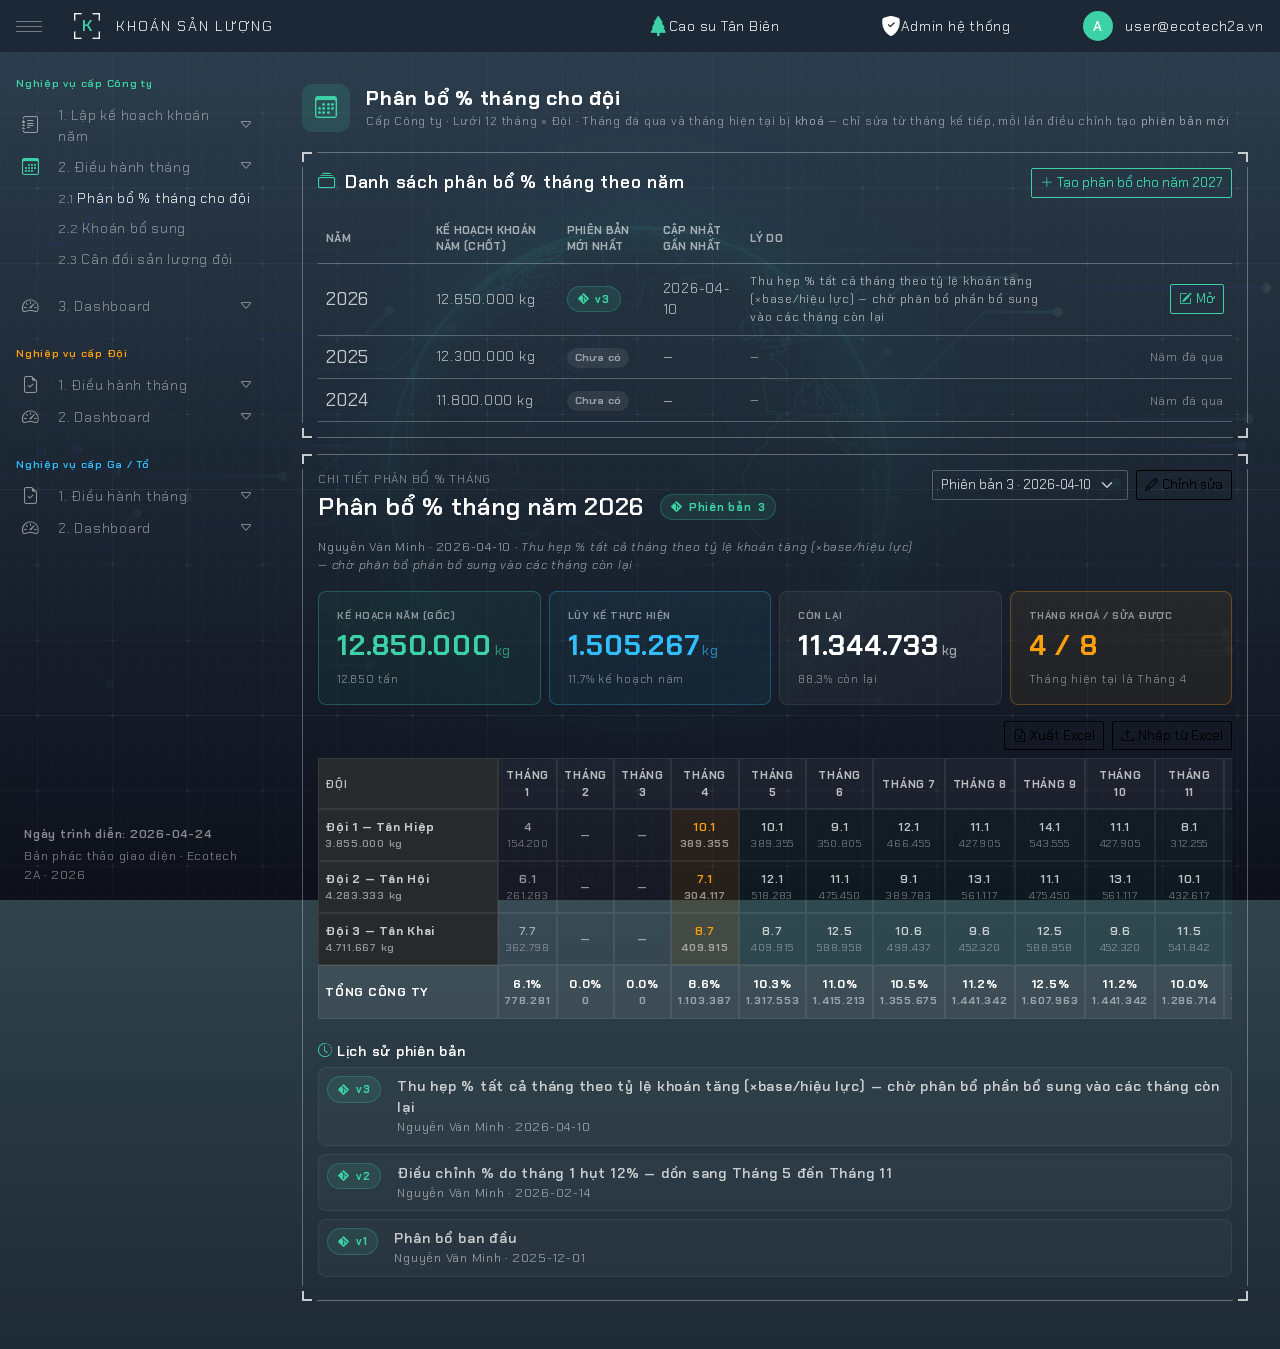
<file: cty-2-1-phan-bo-thang.html>
﻿<!DOCTYPE html>
<html lang="vi" data-bs-theme="dark">
<head>
	<meta charset="utf-8">
	<title>Khoán sản lượng | 2.1 Phân bổ % tháng cho đội</title>
	<meta name="viewport" content="width=device-width, initial-scale=1">
	<link href="hud_admin_v2.3/template_html/dist/assets/css/vendor.min.css" rel="stylesheet">
	<link href="hud_admin_v2.3/template_html/dist/assets/css/app.min.css" rel="stylesheet">
	<link href="_app.css" rel="stylesheet">
</head>
<body>
	<div id="app" class="app">
		<div id="content" class="app-content">

			<div class="ksl-page-header">
				<div class="page-icon"><i class="bi bi-calendar3"></i></div>
				<div>
					<h1>Phân bổ % tháng cho đội</h1>
					<div class="subtitle">Cấp Công ty · Lưới 12 tháng × Đội · Tháng đã qua và tháng hiện tại bị <strong>khoá</strong> — chỉ sửa từ tháng kế tiếp, mỗi lần điều chỉnh tạo <strong>phiên bản mới</strong></div>
				</div>
			</div>

			<!-- LIST các lần phân bổ theo năm -->
			<div class="card mb-3">
				<div class="card-body">
					<div class="d-flex align-items-center mb-3 flex-wrap gap-2">
						<h5 class="fw-bold mb-0 flex-1"><i class="bi bi-collection me-2 text-theme"></i>Danh sách phân bổ % tháng theo năm</h5>
						<button class="btn btn-outline-theme btn-sm" id="btn-create-next">
							<i class="bi bi-plus-lg me-1"></i>Tạo phân bổ cho năm <span id="next-year-label"></span>
						</button>
					</div>
					<div class="table-responsive">
						<table class="table table-hover table-ksl align-middle mb-0">
							<thead>
								<tr>
									<th style="width:12%">Năm</th>
									<th>Kế hoạch khoán năm (chốt)</th>
									<th>Phiên bản mới nhất</th>
									<th>Cập nhật gần nhất</th>
									<th>Lý do</th>
									<th style="width:160px"></th>
								</tr>
							</thead>
							<tbody id="alloc-list-tbody"></tbody>
						</table>
					</div>
				</div>
				<div class="card-arrow">
					<div class="card-arrow-top-left"></div><div class="card-arrow-top-right"></div>
					<div class="card-arrow-bottom-left"></div><div class="card-arrow-bottom-right"></div>
				</div>
			</div>

			<!-- DETAIL matrix -->
			<div class="card mb-3" id="detail-card" style="display:none;">
				<div class="card-body">
					<div class="d-flex flex-wrap align-items-start mb-3 gap-2">
						<div class="flex-1">
							<div class="small text-inverse text-opacity-50 mb-1">CHI TIẾT PHÂN BỔ % THÁNG</div>
							<div class="d-flex align-items-center gap-3 flex-wrap">
								<h3 class="fw-bold mb-0" id="detail-year-title">—</h3>
								<span class="ksl-version-pill" id="version-badge" style="display:none;"><i class="bi bi-git"></i>Phiên bản <span id="cur-version">1</span></span>
								<span class="small text-inverse text-opacity-60" id="detail-meta"></span>
							</div>
						</div>
						<div class="d-flex align-items-center gap-2 flex-wrap">
							<select class="form-select form-select-sm w-auto" id="sel-version" style="display:none;"></select>
							<div class="d-flex gap-2" id="detail-actions"></div>
						</div>
					</div>

					<div id="blocked-notice" class="ksl-note warn" style="display:none;">
						<strong><i class="bi bi-exclamation-triangle me-1"></i>Không thể phân bổ cho năm này.</strong>
						Cần <u>chốt Kế hoạch khoán năm</u> tương ứng trước (tab <em>1.1 Lên kế hoạch khoán</em>).
					</div>

					<div id="detail-body">
						<!-- KPIs -->
						<div class="row g-2 mb-3">
							<div class="col-md-3 col-6">
								<div class="ksl-kpi accent-theme">
									<div class="lbl">Kế hoạch năm (gốc)</div>
									<div class="val" id="k-base">—</div>
									<div class="sub" id="k-base-sub">—</div>
								</div>
							</div>
							<div class="col-md-3 col-6">
								<div class="ksl-kpi accent-info">
									<div class="lbl">Lũy kế thực hiện</div>
									<div class="val" id="k-done">—</div>
									<div class="sub" id="k-done-sub">—</div>
								</div>
							</div>
							<div class="col-md-3 col-6">
								<div class="ksl-kpi">
									<div class="lbl">Còn lại</div>
									<div class="val" id="k-left">—</div>
									<div class="sub" id="k-left-sub">—</div>
								</div>
							</div>
							<div class="col-md-3 col-6">
								<div class="ksl-kpi accent-warn">
									<div class="lbl">Tháng khoá / sửa được</div>
									<div class="val"><span id="k-locked-cnt">—</span> / <span id="k-open-cnt">—</span></div>
									<div class="sub">Tháng hiện tại là Tháng <span id="k-cur-month">—</span></div>
								</div>
							</div>
						</div>

						<!-- Ghi chú trạng thái -->
						<div id="edit-hint" class="ksl-note mb-3" style="display:none;"></div>

						<!-- Lý do (chỉ hiện khi chỉnh sửa) -->
						<div id="reason-block" class="mb-3 p-3 rounded-3" style="display:none;background:rgba(var(--bs-warning-rgb),0.06);border:1px solid rgba(var(--bs-warning-rgb),0.2);">
							<label class="form-label small fw-bold text-warning"><i class="bi bi-exclamation-circle me-1"></i>Lý do điều chỉnh <span class="text-danger">*</span></label>
							<textarea class="form-control" id="edit-reason" rows="2" placeholder="Bắt buộc nhập lý do trước khi lưu — ví dụ: Tháng 3 hụt sản lượng, dồn sang T5-T8"></textarea>
						</div>

						<div class="d-flex mb-2 justify-content-end gap-2">
							<button class="btn btn-sm btn-outline-inverse"><i class="bi bi-file-earmark-excel me-1"></i>Xuất Excel</button>
							<button class="btn btn-sm btn-outline-inverse"><i class="bi bi-upload me-1"></i>Nhập từ Excel</button>
						</div>

						<div class="table-responsive">
							<table class="ksl-monthly-grid w-100" id="matrix-table"></table>
						</div>

						<!-- Lịch sử phiên bản -->
						<div class="mt-4" id="history-block" style="display:none;">
							<h6 class="fw-bold mb-2"><i class="bi bi-clock-history me-1 text-theme"></i>Lịch sử phiên bản</h6>
							<div id="version-history"></div>
						</div>
					</div>
				</div>
				<div class="card-arrow">
					<div class="card-arrow-top-left"></div><div class="card-arrow-top-right"></div>
					<div class="card-arrow-bottom-left"></div><div class="card-arrow-bottom-right"></div>
				</div>
			</div>

		</div>
	</div>

	<script src="_data.js"></script>
	<script src="_shell.js"></script>
	<script>Shell.render({ activePageId: 'cty-2-1' });</script>

	<script src="hud_admin_v2.3/template_html/dist/assets/js/vendor.min.js"></script>
	<script src="hud_admin_v2.3/template_html/dist/assets/js/app.min.js"></script>

	<script>
	(function () {
		const state = Shell.getState();
		const company = KSL_DATA.getCompany(state.companyId);
		const D = KSL_DATA;

		document.getElementById('next-year-label').textContent = D.nextYear;

		// Trạng thái hiện tại của detail đang mở
		let currentYear = null;
		let isEditing = false;

		// Dữ liệu % đang nhập (mock, per team per month)
		let draftPcts = {}; // { teamId: [12 số] }

		// ==== List ====
		const years = Object.keys(company.monthlyVersions).map(Number).sort((a,b)=>b-a);
		Object.keys(company.plans).map(Number).forEach(y => {
			if (!years.includes(y) && company.plans[y].status === 'locked') years.push(y);
		});
		years.sort((a,b)=>b-a);

		function refreshList() {
			document.getElementById('alloc-list-tbody').innerHTML = years.map(y => {
				const versions = company.monthlyVersions[y] || [];
				const latest = versions[versions.length - 1];
				const kp = company.plans[y];
				let actions;
				if (versions.length) {
					actions = `<button class="btn btn-sm btn-outline-theme" data-year="${y}"><i class="bi bi-pencil-square me-1"></i>Mở</button>`;
				} else if (kp && kp.status === 'locked' && y >= D.currentYear) {
					actions = `<button class="btn btn-sm btn-outline-theme" data-year="${y}"><i class="bi bi-plus me-1"></i>Tạo</button>`;
				} else if (kp && kp.status === 'locked' && y < D.currentYear) {
					actions = `<span class="small text-inverse text-opacity-50">Năm đã qua</span>`;
				} else {
					actions = `<span class="small text-inverse text-opacity-50">Cần chốt kế hoạch khoán trước</span>`;
				}
				return `<tr>
					<td><strong class="fs-5">${y}</strong></td>
					<td>${kp ? D.fmtKg(kp.total) : '—'}</td>
					<td>${latest ? `<span class="ksl-version-pill"><i class="bi bi-git"></i>v${latest.v}</span>` : '<span class="ksl-status none">Chưa có</span>'}</td>
					<td>${latest ? latest.createdAt : '—'}</td>
					<td class="small text-inverse text-opacity-70">${latest ? latest.note : '—'}</td>
					<td class="text-end">${actions}</td>
				</tr>`;
			}).join('');
		}
		refreshList();

		document.getElementById('alloc-list-tbody').addEventListener('click', e => {
			const btn = e.target.closest('button[data-year]');
			if (btn) openDetail(parseInt(btn.dataset.year, 10));
		});
		document.getElementById('btn-create-next').addEventListener('click', () => openDetail(D.nextYear));

		// ==== Detail ====
		function openDetail(year) {
			const kp = company.plans[year];
			const versions = company.monthlyVersions[year] || [];
			const hasData = versions.length > 0;

			currentYear = year;
			isEditing = false;

			document.getElementById('detail-year-title').textContent = `Phân bổ % tháng năm ${year}`;
			document.getElementById('detail-card').style.display = '';

			const body = document.getElementById('detail-body');
			const block = document.getElementById('blocked-notice');

			if (!kp || kp.status !== 'locked') {
				block.style.display = '';
				body.style.display = 'none';
				document.getElementById('detail-card').scrollIntoView({ behavior: 'smooth' });
				return;
			}
			block.style.display = 'none';
			body.style.display = '';

			// KPIs
			document.getElementById('k-base').innerHTML = D.fmtNum(kp.total) + '<span class="unit">kg</span>';
			document.getElementById('k-base-sub').textContent = D.fmtTon(kp.total);
			const curMonth = year === D.currentYear ? D.currentMonth : (year < D.currentYear ? 12 : 0);
			document.getElementById('k-cur-month').textContent = curMonth || '—';
			document.getElementById('k-locked-cnt').textContent = curMonth;
			document.getElementById('k-open-cnt').textContent = 12 - curMonth;
			const actual = D.mockMonthlyActual(kp.total, D.DEFAULT_MONTH_PERCENT);
			const done = actual.slice(0, curMonth).reduce((s, a) => s + a.actual, 0);
			document.getElementById('k-done').innerHTML = D.fmtNum(done) + '<span class="unit">kg</span>';
			document.getElementById('k-done-sub').textContent = (done / kp.total * 100).toFixed(1) + '% kế hoạch năm';
			document.getElementById('k-left').innerHTML = D.fmtNum(kp.total - done) + '<span class="unit">kg</span>';
			document.getElementById('k-left-sub').textContent = ((kp.total - done) / kp.total * 100).toFixed(1) + '% còn lại';

			if (!hasData) {
				// Chưa có dữ liệu → khởi tạo draft trống
				draftPcts = {};
				company.teams.forEach(t => { draftPcts[t.id] = new Array(12).fill(0); });
				renderEmpty(year, kp, curMonth);
			} else {
				renderView(year, kp, curMonth, versions);
			}

			document.getElementById('detail-card').scrollIntoView({ behavior: 'smooth', block: 'start' });
		}

		// ---- Trạng thái: chưa có dữ liệu (nhập mới) ----
		function renderEmpty(year, kp, curMonth) {
			document.getElementById('sel-version').style.display = 'none';
			document.getElementById('version-badge').style.display = 'none';
			document.getElementById('detail-meta').textContent = 'Chưa có phân bổ — nhập % cho từng đội, tổng mỗi dòng phải = 100%';
			document.getElementById('reason-block').style.display = 'none';
			document.getElementById('history-block').style.display = 'none';
			document.getElementById('edit-hint').className = 'ksl-note info mb-3';
			document.getElementById('edit-hint').innerHTML = '<i class="bi bi-info-circle me-1"></i>Nhập % cho 12 tháng của mỗi đội. Tổng mỗi dòng phải đúng <strong>100%</strong> thì mới cho phép lưu.';
			document.getElementById('edit-hint').style.display = '';

			const btnSave = document.createElement('button');
			btnSave.className = 'btn btn-theme btn-sm';
			btnSave.id = 'btn-do-save';
			btnSave.disabled = true;
			btnSave.innerHTML = '<i class="bi bi-save me-1"></i>Lưu phân bổ';
			document.getElementById('detail-actions').innerHTML = '';
			document.getElementById('detail-actions').appendChild(btnSave);

			renderMatrix(year, kp, curMonth, true, false);
			attachInputListeners(year, kp, curMonth, false);
		}

		// ---- Trạng thái: đã có dữ liệu, chỉ xem ----
		function renderView(year, kp, curMonth, versions) {
			const sel = document.getElementById('sel-version');
			sel.style.display = '';
			sel.innerHTML = versions.slice().reverse()
				.map(v => `<option value="${v.v}">Phiên bản ${v.v} · ${v.createdAt}</option>`).join('');

			function showVersion(vNum) {
				const v = versions.find(x => x.v === vNum) || versions[versions.length - 1];
				document.getElementById('version-badge').style.display = '';
				document.getElementById('cur-version').textContent = v.v;
				document.getElementById('detail-meta').innerHTML = `${v.createdBy} · ${v.createdAt} · <em>${v.note}</em>`;
			}
			showVersion(versions[versions.length - 1].v);

			sel.onchange = () => showVersion(parseInt(sel.value));

			document.getElementById('reason-block').style.display = 'none';
			document.getElementById('edit-hint').style.display = 'none';

			document.getElementById('detail-actions').innerHTML = `
				<button class="btn btn-outline-inverse btn-sm" id="btn-start-edit">
					<i class="bi bi-pencil me-1"></i>Chỉnh sửa
				</button>`;
			document.getElementById('btn-start-edit').addEventListener('click', () => {
				renderEditMode(year, kp, curMonth, versions);
			});

			renderMatrix(year, kp, curMonth, false, false);
			renderHistory(versions);
		}

		// ---- Trạng thái: đang chỉnh sửa ----
		function renderEditMode(year, kp, curMonth, versions) {
			isEditing = true;
			const latest = versions[versions.length - 1];
			document.getElementById('sel-version').style.display = 'none';
			document.getElementById('version-badge').style.display = '';
			document.getElementById('cur-version').textContent = latest.v;
			document.getElementById('detail-meta').innerHTML = `Đang chỉnh sửa — sẽ tạo Phiên bản ${latest.v + 1}`;

			document.getElementById('reason-block').style.display = '';
			document.getElementById('edit-hint').className = 'ksl-note warn mb-3';
			document.getElementById('edit-hint').innerHTML = '<i class="bi bi-exclamation-circle me-1"></i>Chỉ các tháng từ <strong>Tháng ' + (curMonth + 1) + '</strong> trở đi mới chỉnh được. Tổng mỗi dòng phải = 100% và bắt buộc nhập lý do trước khi lưu.';
			document.getElementById('edit-hint').style.display = '';

			const btnSave = `<button class="btn btn-theme btn-sm" id="btn-do-save" disabled><i class="bi bi-save me-1"></i>Lưu thay đổi</button>`;
			const btnCancel = `<button class="btn btn-outline-inverse btn-sm" id="btn-cancel-edit"><i class="bi bi-x me-1"></i>Huỷ</button>`;
			document.getElementById('detail-actions').innerHTML = btnCancel + btnSave;
			document.getElementById('btn-cancel-edit').addEventListener('click', () => {
				isEditing = false;
				renderView(year, kp, curMonth, versions);
			});

			// Khởi tạo draft từ dữ liệu hiện tại
			draftPcts = {};
			company.teams.forEach((t, ti) => {
				draftPcts[t.id] = D.DEFAULT_MONTH_PERCENT.map((v, i) => {
					const jitter = ((ti * 7 + i * 3) % 5) - 2;
					return Math.max(0, v === 0 ? 0 : v + jitter);
				});
				// normalize
				const sum = draftPcts[t.id].reduce((a,b)=>a+b,0);
				draftPcts[t.id] = draftPcts[t.id].map(p => parseFloat((p/sum*100).toFixed(1)));
			});

			renderMatrix(year, kp, curMonth, true, true);
			attachInputListeners(year, kp, curMonth, true);
			renderHistory(versions);
		}

		// ---- Render bảng lưới ----
		function renderMatrix(year, kp, curMonth, editable, lockPast) {
			const teams = company.teams;
			const months = D.MONTHS_SHORT;
			const table = document.getElementById('matrix-table');

			let html = '<thead><tr><th class="sticky-col">Đội</th>';
			for (let m = 1; m <= 12; m++) {
				const cls = m <= curMonth ? (m < curMonth ? 'month-past' : 'month-current') : 'month-future';
				html += `<th class="${cls}">${months[m-1]}</th>`;
			}
			html += '<th>Tổng</th></tr></thead><tbody>';

			let companyTotals = new Array(12).fill(0);

			teams.forEach((t, ti) => {
				// Lấy % từ draft hoặc sinh ngẫu nhiên nếu chưa có
				if (!draftPcts[t.id]) {
					const raw = D.DEFAULT_MONTH_PERCENT.map((v, i) => {
						const jitter = ((ti * 7 + i * 3) % 5) - 2;
						return Math.max(0, v === 0 ? 0 : v + jitter);
					});
					const sum = raw.reduce((a,b)=>a+b,0);
					draftPcts[t.id] = raw.map(p => parseFloat((p/sum*100).toFixed(1)));
				}
				const pcts = draftPcts[t.id];
				const sum = pcts.reduce((a,b)=>a+b,0);
				const isValid = Math.abs(sum - 100) < 0.5;
				const teamPlan = Math.round(kp.total * (1 / teams.length) * (0.9 + ti * 0.1));

				html += `<tr data-team="${t.id}"><td class="sticky-col"><strong>${t.name}</strong><div class="small text-inverse text-opacity-50">${D.fmtKg(teamPlan)}</div></td>`;
				pcts.forEach((p, i) => {
					const m = i + 1;
					const isPast = m <= curMonth;
					const canEdit = editable && (!lockPast || !isPast);
					const cls = m < curMonth ? 'month-past' : (m === curMonth ? 'month-current' : 'month-future');
					const kg = Math.round(teamPlan * p / 100);
					companyTotals[i] += kg;
					let cell;
					if (canEdit) {
						cell = `<input type="number" step="0.1" min="0" max="100" value="${p}" data-team="${t.id}" data-month="${i}" class="pct-input fw-bold"/>
						        <div class="small text-inverse text-opacity-50">${D.fmtNum(kg)}</div>`;
					} else {
						cell = `<span class="fw-bold">${p > 0 ? p : '—'}</span><div class="small text-inverse text-opacity-50">${p > 0 ? D.fmtNum(kg) : ''}</div>`;
					}
					html += `<td class="${cls}">${cell}</td>`;
				});
				const sumCls = isValid ? 'text-success' : 'text-danger fw-bold';
				html += `<td class="${sumCls}" data-row-total="${t.id}">${sum.toFixed(1)}%</td></tr>`;
			});

			// Dòng tổng công ty
			html += '<tr class="total-row"><td class="sticky-col">TỔNG CÔNG TY</td>';
			let grand = 0;
			companyTotals.forEach((v, i) => {
				grand += v;
				const m = i + 1;
				const cls = m < curMonth ? 'month-past' : (m === curMonth ? 'month-current' : 'month-future');
				html += `<td class="${cls}"><strong>${kp.total ? ((v/kp.total)*100).toFixed(1) + '%' : '—'}</strong><div class="small text-inverse text-opacity-50">${D.fmtNum(v)}</div></td>`;
			});
			html += `<td><strong>${D.fmtKg(grand)}</strong></td></tr></tbody>`;
			table.innerHTML = html;
		}

		// ---- Lắng nghe input thay đổi ----
		function attachInputListeners(year, kp, curMonth, isEditMode) {
			const table = document.getElementById('matrix-table');
			table.addEventListener('input', e => {
				const inp = e.target.closest('.pct-input');
				if (!inp) return;
				const tid = inp.dataset.team;
				const mi = parseInt(inp.dataset.month);
				draftPcts[tid][mi] = parseFloat(inp.value) || 0;
				// Cập nhật tổng dòng
				const sum = draftPcts[tid].reduce((a,b)=>a+b,0);
				const rowTotal = document.querySelector(`[data-row-total="${tid}"]`);
				if (rowTotal) {
					const valid = Math.abs(sum - 100) < 0.5;
					rowTotal.textContent = sum.toFixed(1) + '%';
					rowTotal.className = valid ? 'text-success' : 'text-danger fw-bold';
				}
				checkCanSave(isEditMode);
			});
		}

		// ---- Kiểm tra tất cả dòng đều = 100% ----
		function checkCanSave(isEditMode) {
			const allValid = company.teams.every(t => {
				const sum = (draftPcts[t.id] || []).reduce((a,b)=>a+b,0);
				return Math.abs(sum - 100) < 0.5;
			});
			const reasonOk = !isEditMode || (document.getElementById('edit-reason')?.value?.trim().length > 0);
			const btn = document.getElementById('btn-do-save');
			if (btn) {
				btn.disabled = !(allValid && reasonOk);
				btn.onclick = allValid && reasonOk ? () => doSave(isEditMode) : null;
			}
		}

		// Lắng nghe thay đổi lý do
		document.addEventListener('input', e => {
			if (e.target.id === 'edit-reason') checkCanSave(true);
		});

		// ---- Lưu (demo) ----
		function doSave(isEditMode) {
			const versions = company.monthlyVersions[currentYear] || [];
			const newV = versions.length + 1;
			const reason = isEditMode
				? (document.getElementById('edit-reason')?.value?.trim() || 'Điều chỉnh')
				: 'Phân bổ ban đầu';

			const newEntry = { v: newV, createdAt: D.currentDate, createdBy: 'Nguyễn Văn Minh (Phòng Kỹ thuật)', note: reason };
			if (!company.monthlyVersions[currentYear]) company.monthlyVersions[currentYear] = [];
			company.monthlyVersions[currentYear].push(newEntry);

			isEditing = false;
			refreshList();
			openDetail(currentYear);
		}

		// Auto open
		if (years[0]) openDetail(years[0]);

		function renderHistory(versions) {
			document.getElementById('history-block').style.display = '';
			document.getElementById('version-history').innerHTML = versions.slice().reverse().map(v => `
				<div class="d-flex align-items-start gap-3 p-2 rounded-3 mb-2" style="background:rgba(var(--bs-inverse-rgb),0.03);border:1px solid rgba(var(--bs-inverse-rgb),0.06);">
					<div class="ksl-version-pill"><i class="bi bi-git"></i>v${v.v}</div>
					<div class="flex-1">
						<div class="fw-bold">${v.note}</div>
						<div class="small text-inverse text-opacity-60">${v.createdBy} · ${v.createdAt}</div>
					</div>
				</div>
			`).join('');
		}
	})();
	</script>
</body>
</html>
</file>
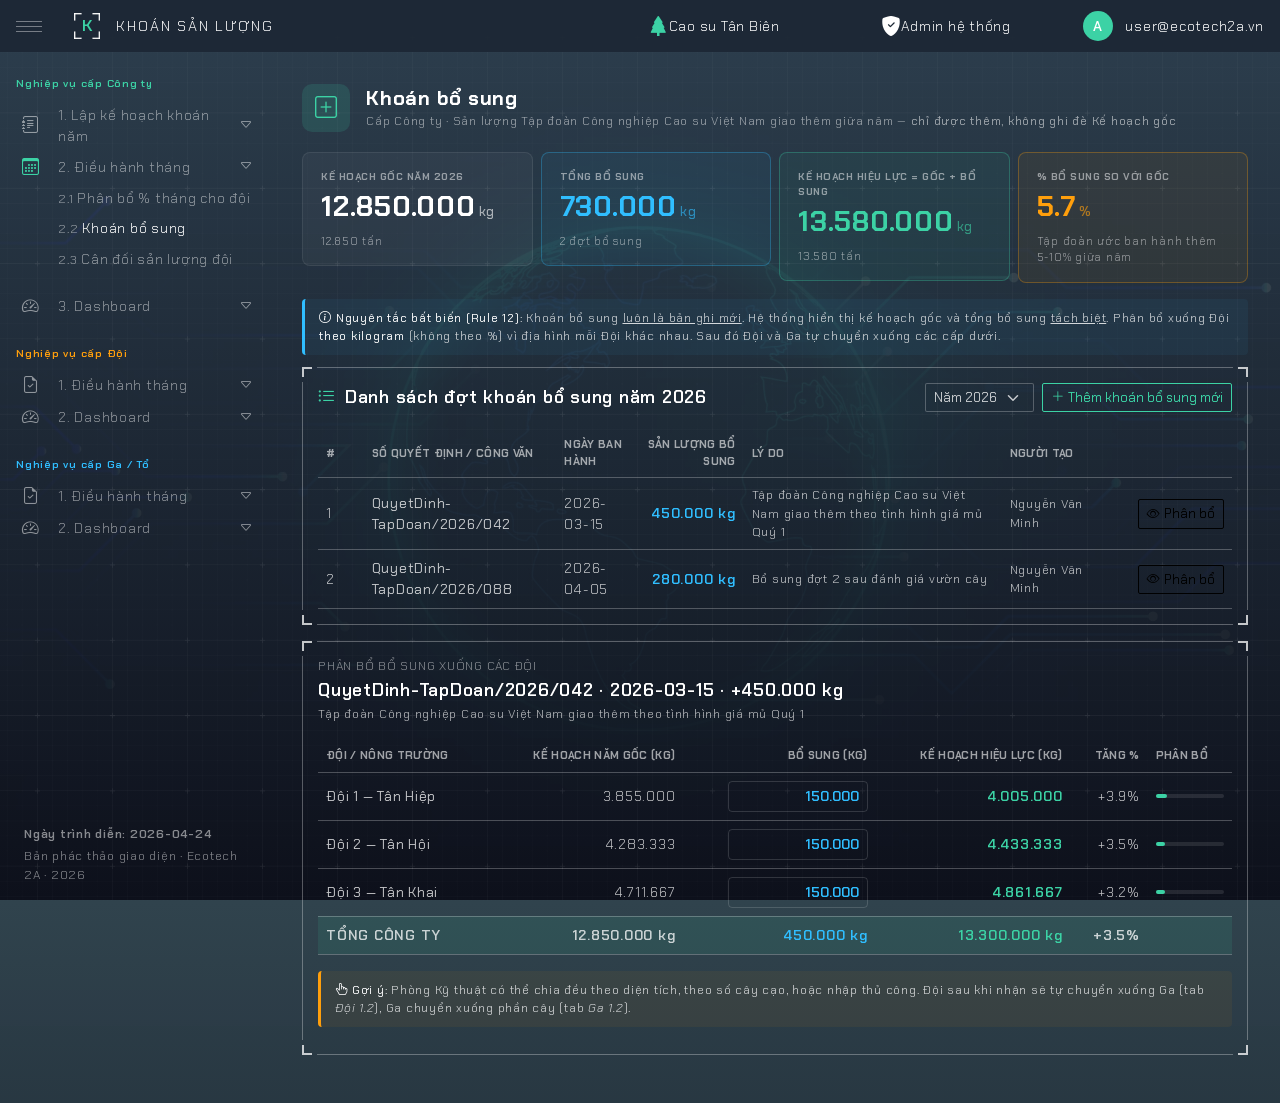
<file: cty-2-2-khoan-bo-sung.html>
﻿<!DOCTYPE html>
<html lang="vi" data-bs-theme="dark">
<head>
	<meta charset="utf-8">
	<title>Khoán sản lượng | 2.2 Khoán bổ sung</title>
	<meta name="viewport" content="width=device-width, initial-scale=1">
	<link href="hud_admin_v2.3/template_html/dist/assets/css/vendor.min.css" rel="stylesheet">
	<link href="hud_admin_v2.3/template_html/dist/assets/css/app.min.css" rel="stylesheet">
	<link href="_app.css" rel="stylesheet">
</head>
<body>
	<div id="app" class="app">
		<div id="content" class="app-content">

			<div class="ksl-page-header">
				<div class="page-icon"><i class="bi bi-plus-square"></i></div>
				<div>
					<h1>Khoán bổ sung</h1>
					<div class="subtitle">Cấp Công ty · Sản lượng Tập đoàn Công nghiệp Cao su Việt Nam giao thêm giữa năm — <strong>chỉ được thêm, không ghi đè Kế hoạch gốc</strong></div>
				</div>
			</div>

			<!-- TỔNG QUAN -->
			<div class="row g-2 mb-3">
				<div class="col-lg-3 col-md-6">
					<div class="ksl-kpi">
						<div class="lbl">Kế hoạch gốc năm <span id="tag-year">—</span></div>
						<div class="val" id="k-base">—</div>
						<div class="sub" id="k-base-sub">—</div>
					</div>
				</div>
				<div class="col-lg-3 col-md-6">
					<div class="ksl-kpi accent-info">
						<div class="lbl">Tổng bổ sung</div>
						<div class="val" id="k-supp">—</div>
						<div class="sub"><span id="k-supp-count">0</span> đợt bổ sung</div>
					</div>
				</div>
				<div class="col-lg-3 col-md-6">
					<div class="ksl-kpi accent-theme">
						<div class="lbl">Kế hoạch hiệu lực = Gốc + Bổ sung</div>
						<div class="val" id="k-effective">—</div>
						<div class="sub" id="k-effective-sub">—</div>
					</div>
				</div>
				<div class="col-lg-3 col-md-6">
					<div class="ksl-kpi accent-warn">
						<div class="lbl">% bổ sung so với gốc</div>
						<div class="val" id="k-pct">—<span class="unit">%</span></div>
						<div class="sub">Tập đoàn ước ban hành thêm 5-10% giữa năm</div>
					</div>
				</div>
			</div>

			<div class="ksl-note info">
				<strong><i class="bi bi-info-circle me-1"></i>Nguyên tắc bất biến (Rule 12):</strong>
				Khoán bổ sung <u>luôn là bản ghi mới</u>. Hệ thống hiển thị kế hoạch gốc và tổng bổ sung <u>tách biệt</u>. Phân bổ xuống Đội <strong>theo kilogram</strong> (không theo %) vì địa hình mỗi Đội khác nhau. Sau đó Đội và Ga tự chuyển xuống các cấp dưới.
			</div>

			<!-- DANH SÁCH BỔ SUNG -->
			<div class="card mb-3">
				<div class="card-body">
					<div class="d-flex align-items-center mb-3 flex-wrap gap-2">
						<h5 class="fw-bold mb-0 flex-1"><i class="bi bi-list-ul me-2 text-theme"></i>Danh sách đợt khoán bổ sung năm <span id="list-year">—</span></h5>
						<select class="form-select form-select-sm w-auto" id="sel-year"></select>
						<button class="btn btn-outline-theme btn-sm" data-bs-toggle="modal" data-bs-target="#modal-add">
							<i class="bi bi-plus-lg me-1"></i>Thêm khoán bổ sung mới
						</button>
					</div>
					<div class="table-responsive">
						<table class="table table-hover table-ksl align-middle mb-0">
							<thead>
								<tr>
									<th style="width:5%">#</th>
									<th>Số Quyết định / Công văn</th>
									<th>Ngày ban hành</th>
									<th class="text-end">Sản lượng bổ sung</th>
									<th>Lý do</th>
									<th>Người tạo</th>
									<th style="width:140px"></th>
								</tr>
							</thead>
							<tbody id="supp-tbody"></tbody>
						</table>
					</div>
				</div>
				<div class="card-arrow">
					<div class="card-arrow-top-left"></div><div class="card-arrow-top-right"></div>
					<div class="card-arrow-bottom-left"></div><div class="card-arrow-bottom-right"></div>
				</div>
			</div>

			<!-- CHI TIẾT PHÂN BỔ -->
			<div class="card mb-3" id="detail-card" style="display:none;">
				<div class="card-body">
					<div class="d-flex align-items-start mb-3">
						<div class="flex-1">
							<div class="small text-inverse text-opacity-50 mb-1">PHÂN BỔ BỔ SUNG XUỐNG CÁC ĐỘI</div>
							<h5 class="fw-bold mb-1" id="d-code">—</h5>
							<div class="small text-inverse text-opacity-70" id="d-reason">—</div>
						</div>
					</div>
					<div class="table-responsive">
						<table class="table table-ksl align-middle mb-0">
							<thead>
								<tr>
									<th>Đội / Nông trường</th>
									<th class="text-end">Kế hoạch năm gốc (kg)</th>
									<th class="text-end">Bổ sung (kg)</th>
									<th class="text-end">Kế hoạch hiệu lực (kg)</th>
									<th class="text-end">Tăng %</th>
									<th>Phân bổ</th>
								</tr>
							</thead>
							<tbody id="alloc-tbody"></tbody>
							<tfoot>
								<tr class="total-row" style="background:rgba(var(--bs-theme-rgb),0.1);">
									<td class="fw-bold">TỔNG CÔNG TY</td>
									<td class="text-end fw-bold" id="f-base">—</td>
									<td class="text-end fw-bold text-info" id="f-supp">—</td>
									<td class="text-end fw-bold text-theme" id="f-eff">—</td>
									<td class="text-end fw-bold" id="f-pct">—</td>
									<td></td>
								</tr>
							</tfoot>
						</table>
					</div>
					<div class="ksl-note warn mt-3">
						<strong><i class="bi bi-hand-index-thumb me-1"></i>Gợi ý:</strong> Phòng Kỹ thuật có thể chia đều theo diện tích, theo số cây cạo, hoặc nhập thủ công. Đội sau khi nhận sẽ tự chuyển xuống Ga (tab <em>Đội 1.2</em>), Ga chuyển xuống phần cây (tab <em>Ga 1.2</em>).
					</div>
				</div>
				<div class="card-arrow">
					<div class="card-arrow-top-left"></div><div class="card-arrow-top-right"></div>
					<div class="card-arrow-bottom-left"></div><div class="card-arrow-bottom-right"></div>
				</div>
			</div>

		</div>
	</div>

	<!-- Modal thêm khoán bổ sung -->
	<div class="modal fade" id="modal-add" tabindex="-1">
		<div class="modal-dialog modal-dialog-centered modal-lg">
			<div class="modal-content">
				<div class="modal-header">
					<h5 class="modal-title"><i class="bi bi-plus-circle text-theme me-2"></i>Thêm khoán bổ sung mới</h5>
					<button type="button" class="btn-close" data-bs-dismiss="modal"></button>
				</div>
				<div class="modal-body">
					<div class="row g-3">
						<div class="col-md-6">
							<label class="form-label small">Số Quyết định / Công văn <span class="text-danger">*</span></label>
							<input type="text" class="form-control" placeholder="Ví dụ: QuyetDinh-TapDoan/2026/123">
						</div>
						<div class="col-md-6">
							<label class="form-label small">Ngày ban hành <span class="text-danger">*</span></label>
							<input type="date" class="form-control" value="2026-04-24">
						</div>
						<div class="col-md-6">
							<label class="form-label small">Sản lượng bổ sung (kg) <span class="text-danger">*</span></label>
							<input type="number" class="form-control" placeholder="VD: 500000">
						</div>
						<div class="col-md-6">
							<label class="form-label small">Loại nguồn</label>
							<select class="form-select">
								<option>Tập đoàn Công nghiệp Cao su Việt Nam giao thêm</option>
								<option>Điều chỉnh nội bộ cuối năm</option>
								<option>Khác</option>
							</select>
						</div>
						<div class="col-12">
							<label class="form-label small">Lý do / ghi chú <span class="text-danger">*</span></label>
							<textarea class="form-control" rows="2" placeholder="Ví dụ: Tập đoàn Công nghiệp Cao su Việt Nam giao thêm theo tình hình giá mủ Quý 1"></textarea>
						</div>
						<div class="col-12">
							<div class="ksl-note warn mb-0">
								<strong>Lưu ý:</strong> Sau khi thêm, hệ thống sẽ mở màn hình phân bổ xuống các Đội theo kg. Bản ghi này <u>không sửa/xoá</u> được sau khi tạo — chỉ có thể thêm đợt khác để điều chỉnh.
							</div>
						</div>
					</div>
				</div>
				<div class="modal-footer">
					<button type="button" class="btn btn-outline-inverse" data-bs-dismiss="modal">Huỷ</button>
					<button type="button" class="btn btn-theme"><i class="bi bi-arrow-right-circle me-1"></i>Tạo & phân bổ xuống Đội</button>
				</div>
			</div>
		</div>
	</div>

	<script src="_data.js"></script>
	<script src="_shell.js"></script>
	<script>Shell.render({ activePageId: 'cty-2-2' });</script>

	<script src="hud_admin_v2.3/template_html/dist/assets/js/vendor.min.js"></script>
	<script src="hud_admin_v2.3/template_html/dist/assets/js/app.min.js"></script>

	<script>
	(function () {
		const state = Shell.getState();
		const company = KSL_DATA.getCompany(state.companyId);
		const D = KSL_DATA;

		// Năm (chọn từ các năm có plan)
		const years = Object.keys(company.plans).map(Number).sort((a,b)=>b-a);
		const selYear = document.getElementById('sel-year');
		selYear.innerHTML = years.map(y => `<option value="${y}" ${y === D.currentYear ? 'selected' : ''}>Năm ${y}</option>`).join('');
		selYear.addEventListener('change', () => render(parseInt(selYear.value, 10)));

		function render(year) {
			document.getElementById('tag-year').textContent = year;
			document.getElementById('list-year').textContent = year;
			const kp = company.plans[year];
			const supps = (company.supplementary || []).filter(s => s.date.startsWith(String(year)));
			const suppTotal = supps.reduce((s, x) => s + x.kg, 0);

			// KPIs
			document.getElementById('k-base').innerHTML = D.fmtNum(kp.total) + '<span class="unit">kg</span>';
			document.getElementById('k-base-sub').textContent = D.fmtTon(kp.total);
			document.getElementById('k-supp').innerHTML = D.fmtNum(suppTotal) + '<span class="unit">kg</span>';
			document.getElementById('k-supp-count').textContent = supps.length;
			document.getElementById('k-effective').innerHTML = D.fmtNum(kp.total + suppTotal) + '<span class="unit">kg</span>';
			document.getElementById('k-effective-sub').textContent = D.fmtTon(kp.total + suppTotal);
			document.getElementById('k-pct').innerHTML = (kp.total ? (suppTotal / kp.total * 100).toFixed(1) : '0') + '<span class="unit">%</span>';

			// Table
			const tbody = document.getElementById('supp-tbody');
			if (!supps.length) {
				tbody.innerHTML = `<tr><td colspan="7" class="text-center text-inverse text-opacity-50 py-4">
					<i class="bi bi-inbox fs-3 d-block mb-2"></i>Chưa có khoán bổ sung năm ${year}
				</td></tr>`;
				document.getElementById('detail-card').style.display = 'none';
				return;
			}
			tbody.innerHTML = supps.map((s, i) => `<tr>
				<td>${i + 1}</td>
				<td><strong>${s.code}</strong></td>
				<td>${s.date}</td>
				<td class="text-end text-info fw-bold">${D.fmtKg(s.kg)}</td>
				<td class="small">${s.reason}</td>
				<td class="small">${s.createdBy}</td>
				<td class="text-end">
					<button class="btn btn-sm btn-outline-inverse" data-id="${s.id}"><i class="bi bi-eye me-1"></i>Phân bổ</button>
				</td>
			</tr>`).join('');

			// Auto mở cái đầu tiên
			if (supps[0]) showAlloc(supps[0], kp);

			tbody.onclick = (e) => {
				const btn = e.target.closest('button[data-id]');
				if (!btn) return;
				const s = supps.find(x => x.id === btn.dataset.id);
				if (s) showAlloc(s, kp);
			};
		}

		function showAlloc(s, kp) {
			document.getElementById('detail-card').style.display = '';
			document.getElementById('d-code').textContent = `${s.code} · ${s.date} · +${D.fmtKg(s.kg)}`;
			document.getElementById('d-reason').textContent = s.reason;

			const teams = company.teams;
			const tbody = document.getElementById('alloc-tbody');
			// Minh hoạ: phân bổ theo tỷ lệ kế hoạch gốc (chia đều theo số đội)
			const sharePerTeam = Math.round(s.kg / teams.length);
			const rows = teams.map((t, i) => {
				const baseTeam = Math.round(kp.total / teams.length * (0.9 + i * 0.1));
				const suppTeam = i === teams.length - 1 ? s.kg - sharePerTeam * (teams.length - 1) : sharePerTeam;
				return { t, baseTeam, suppTeam };
			});
			let fBase = 0, fSupp = 0;
			tbody.innerHTML = rows.map(r => {
				fBase += r.baseTeam; fSupp += r.suppTeam;
				const pct = (r.suppTeam / r.baseTeam * 100);
				return `<tr>
					<td><strong>${r.t.name}</strong></td>
					<td class="text-end">${D.fmtNum(r.baseTeam)}</td>
					<td class="text-end"><input type="text" class="ksl-inline-input text-info fw-bold" value="${D.fmtNum(r.suppTeam)}" style="width:140px;"/></td>
					<td class="text-end text-theme fw-bold">${D.fmtNum(r.baseTeam + r.suppTeam)}</td>
					<td class="text-end">+${pct.toFixed(1)}%</td>
					<td><div class="ksl-hbar"><span style="width:${Math.min(pct * 4, 100).toFixed(0)}%"></span></div></td>
				</tr>`;
			}).join('');
			document.getElementById('f-base').textContent = D.fmtKg(fBase);
			document.getElementById('f-supp').textContent = D.fmtKg(fSupp);
			document.getElementById('f-eff').textContent = D.fmtKg(fBase + fSupp);
			document.getElementById('f-pct').textContent = '+' + (fSupp / fBase * 100).toFixed(1) + '%';
		}

		render(D.currentYear);
	})();
	</script>
</body>
</html>
</file>
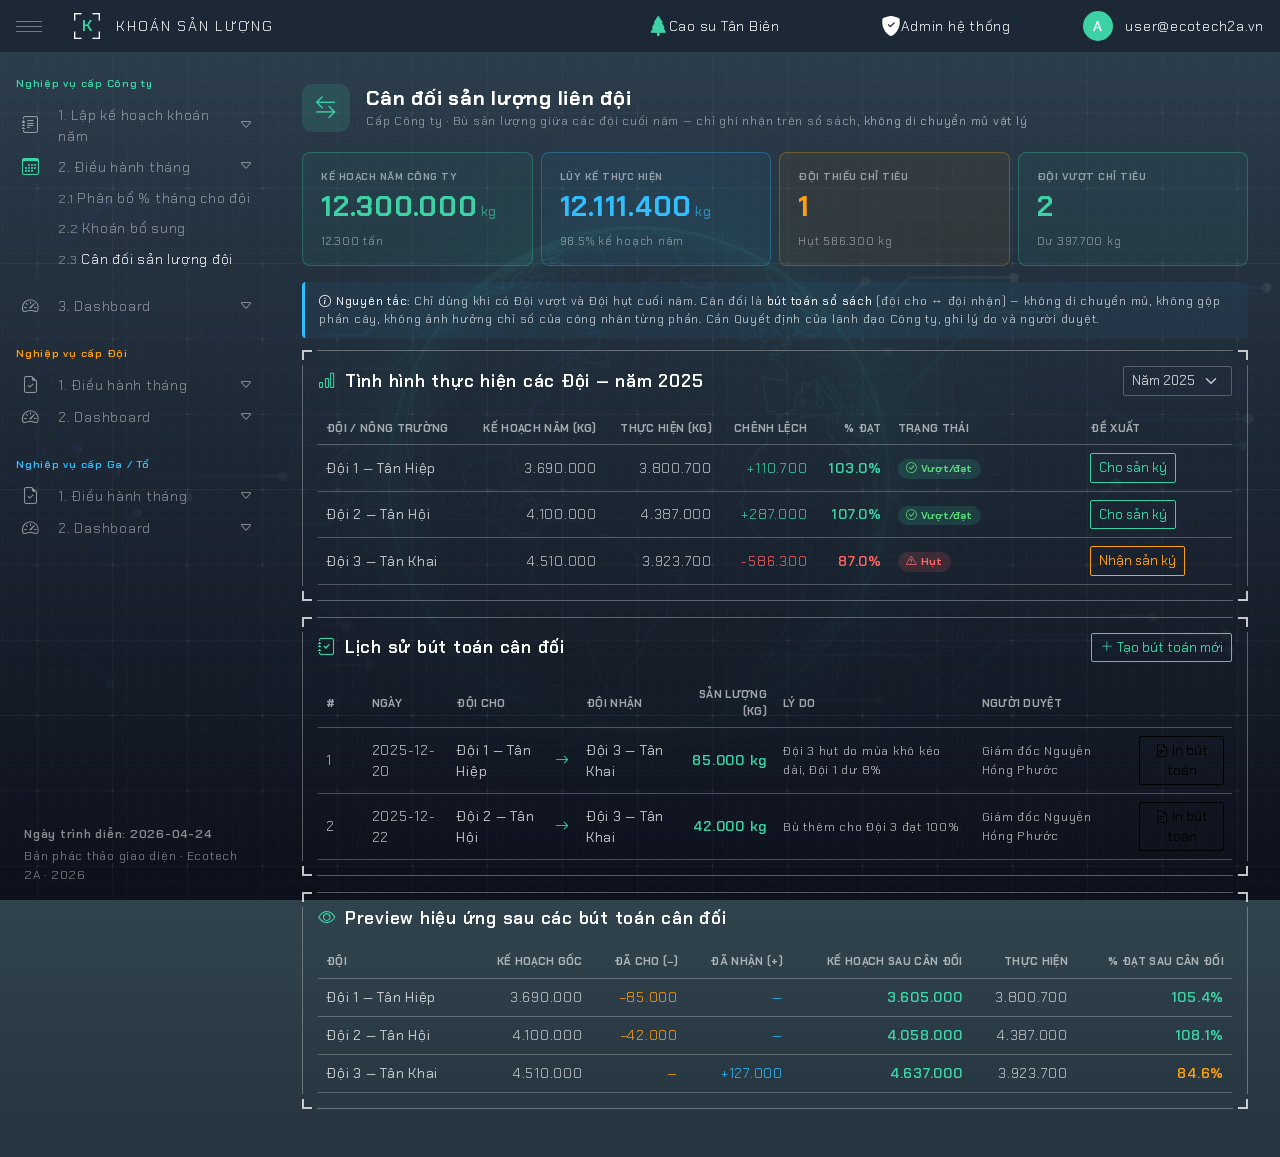
<file: cty-2-3-can-doi-san-luong.html>
﻿<!DOCTYPE html>
<html lang="vi" data-bs-theme="dark">
<head>
	<meta charset="utf-8">
	<title>Khoán sản lượng | 2.3 Cân đối sản lượng liên đội</title>
	<meta name="viewport" content="width=device-width, initial-scale=1">
	<link href="hud_admin_v2.3/template_html/dist/assets/css/vendor.min.css" rel="stylesheet">
	<link href="hud_admin_v2.3/template_html/dist/assets/css/app.min.css" rel="stylesheet">
	<link href="_app.css" rel="stylesheet">
</head>
<body>
	<div id="app" class="app">
		<div id="content" class="app-content">

			<div class="ksl-page-header">
				<div class="page-icon"><i class="bi bi-arrow-left-right"></i></div>
				<div>
					<h1>Cân đối sản lượng liên đội</h1>
					<div class="subtitle">Cấp Công ty · Bù sản lượng giữa các đội cuối năm — chỉ ghi nhận trên sổ sách, <strong>không di chuyển mủ vật lý</strong></div>
				</div>
			</div>

			<!-- OVERVIEW -->
			<div class="row g-2 mb-3">
				<div class="col-md-3 col-6">
					<div class="ksl-kpi accent-theme">
						<div class="lbl">Kế hoạch năm Công ty</div>
						<div class="val" id="k-plan">—</div>
						<div class="sub" id="k-plan-sub">—</div>
					</div>
				</div>
				<div class="col-md-3 col-6">
					<div class="ksl-kpi accent-info">
						<div class="lbl">Lũy kế thực hiện</div>
						<div class="val" id="k-done">—</div>
						<div class="sub" id="k-done-sub">—</div>
					</div>
				</div>
				<div class="col-md-3 col-6">
					<div class="ksl-kpi accent-warn">
						<div class="lbl">Đội thiếu chỉ tiêu</div>
						<div class="val" id="k-short">—</div>
						<div class="sub" id="k-short-sub">—</div>
					</div>
				</div>
				<div class="col-md-3 col-6">
					<div class="ksl-kpi accent-theme">
						<div class="lbl">Đội vượt chỉ tiêu</div>
						<div class="val" id="k-over">—</div>
						<div class="sub" id="k-over-sub">—</div>
					</div>
				</div>
			</div>

			<div class="ksl-note info">
				<strong><i class="bi bi-info-circle me-1"></i>Nguyên tắc:</strong>
				Chỉ dùng khi có Đội vượt và Đội hụt cuối năm. Cân đối là <strong>bút toán sổ sách</strong> (đội cho ↔ đội nhận) — không di chuyển mủ, không gộp phần cây, không ảnh hưởng chỉ số của công nhân từng phần. Cần Quyết định của lãnh đạo Công ty, ghi lý do và người duyệt.
			</div>

			<!-- So sánh Kế hoạch với Thực hiện từng đội -->
			<div class="card mb-3">
				<div class="card-body">
					<div class="d-flex align-items-center mb-3 flex-wrap gap-2">
						<h5 class="fw-bold mb-0 flex-1"><i class="bi bi-bar-chart me-2 text-theme"></i>Tình hình thực hiện các Đội — năm <span id="tag-year">—</span></h5>
						<select class="form-select form-select-sm w-auto" id="sel-year"></select>
					</div>
					<div class="table-responsive">
						<table class="table table-ksl align-middle mb-0">
							<thead>
								<tr>
									<th>Đội / Nông trường</th>
									<th class="text-end">Kế hoạch năm (kg)</th>
									<th class="text-end">Thực hiện (kg)</th>
									<th class="text-end">Chênh lệch</th>
									<th class="text-end">% đạt</th>
									<th style="min-width:180px;">Trạng thái</th>
									<th style="min-width:140px;">Đề xuất</th>
								</tr>
							</thead>
							<tbody id="teams-tbody"></tbody>
						</table>
					</div>
				</div>
				<div class="card-arrow">
					<div class="card-arrow-top-left"></div><div class="card-arrow-top-right"></div>
					<div class="card-arrow-bottom-left"></div><div class="card-arrow-bottom-right"></div>
				</div>
			</div>

			<!-- Lịch sử các bút toán cân đối -->
			<div class="card mb-3">
				<div class="card-body">
					<div class="d-flex align-items-center mb-3 flex-wrap gap-2">
						<h5 class="fw-bold mb-0 flex-1"><i class="bi bi-journal-check me-2 text-theme"></i>Lịch sử bút toán cân đối</h5>
						<button class="btn btn-outline-theme btn-sm" data-bs-toggle="modal" data-bs-target="#modal-new">
							<i class="bi bi-plus-lg me-1"></i>Tạo bút toán mới
						</button>
					</div>
					<div class="table-responsive">
						<table class="table table-ksl align-middle mb-0">
							<thead>
								<tr>
									<th style="width:5%">#</th>
									<th>Ngày</th>
									<th>Đội cho</th>
									<th></th>
									<th>Đội nhận</th>
									<th class="text-end">Sản lượng (kg)</th>
									<th>Lý do</th>
									<th>Người duyệt</th>
									<th></th>
								</tr>
							</thead>
							<tbody id="balances-tbody"></tbody>
						</table>
					</div>
				</div>
				<div class="card-arrow">
					<div class="card-arrow-top-left"></div><div class="card-arrow-top-right"></div>
					<div class="card-arrow-bottom-left"></div><div class="card-arrow-bottom-right"></div>
				</div>
			</div>

			<!-- Preview hiệu ứng sau cân đối -->
			<div class="card mb-3" id="preview-card" style="display:none;">
				<div class="card-body">
					<h5 class="fw-bold mb-3"><i class="bi bi-eye me-2 text-theme"></i>Preview hiệu ứng sau các bút toán cân đối</h5>
					<div class="table-responsive">
						<table class="table table-ksl align-middle mb-0">
							<thead>
								<tr>
									<th>Đội</th>
									<th class="text-end">Kế hoạch gốc</th>
									<th class="text-end">Đã cho (−)</th>
									<th class="text-end">Đã nhận (+)</th>
									<th class="text-end">Kế hoạch sau cân đối</th>
									<th class="text-end">Thực hiện</th>
									<th class="text-end">% đạt sau cân đối</th>
								</tr>
							</thead>
							<tbody id="preview-tbody"></tbody>
						</table>
					</div>
				</div>
				<div class="card-arrow">
					<div class="card-arrow-top-left"></div><div class="card-arrow-top-right"></div>
					<div class="card-arrow-bottom-left"></div><div class="card-arrow-bottom-right"></div>
				</div>
			</div>

		</div>
	</div>

	<!-- Modal tạo bút toán -->
	<div class="modal fade" id="modal-new" tabindex="-1">
		<div class="modal-dialog modal-dialog-centered">
			<div class="modal-content">
				<div class="modal-header">
					<h5 class="modal-title"><i class="bi bi-arrow-left-right text-theme me-2"></i>Bút toán cân đối sản lượng</h5>
					<button type="button" class="btn-close" data-bs-dismiss="modal"></button>
				</div>
				<div class="modal-body">
					<div class="row g-3">
						<div class="col-md-6">
							<label class="form-label small">Đội cho <span class="text-danger">*</span></label>
							<select class="form-select" id="sel-from"></select>
						</div>
						<div class="col-md-6">
							<label class="form-label small">Đội nhận <span class="text-danger">*</span></label>
							<select class="form-select" id="sel-to"></select>
						</div>
						<div class="col-md-6">
							<label class="form-label small">Sản lượng cân đối (kg) <span class="text-danger">*</span></label>
							<input type="number" class="form-control" placeholder="VD: 50000">
						</div>
						<div class="col-md-6">
							<label class="form-label small">Ngày bút toán <span class="text-danger">*</span></label>
							<input type="date" class="form-control" value="2026-04-24">
						</div>
						<div class="col-12">
							<label class="form-label small">Lý do <span class="text-danger">*</span></label>
							<textarea class="form-control" rows="2" placeholder="Ví dụ: Đội 3 hụt do mùa khô kéo dài; Đội 1 dư 8% — cân đối để cả 2 đạt 100% kế hoạch"></textarea>
						</div>
						<div class="col-md-6">
							<label class="form-label small">Số Quyết định</label>
							<input type="text" class="form-control" placeholder="Ví dụ: QuyetDinh-CongTy/2026/045">
						</div>
						<div class="col-md-6">
							<label class="form-label small">Người duyệt <span class="text-danger">*</span></label>
							<input type="text" class="form-control" placeholder="Ví dụ: Giám đốc Nguyễn Hồng Phước">
						</div>
						<div class="col-12">
							<div class="ksl-note warn mb-0">
								<strong>Lưu ý:</strong> Chỉ dịch chuyển trên sổ sách, không di chuyển mủ. Sau khi tạo, kế hoạch của 2 Đội được cập nhật nhưng công nhân trong từng phần cây không bị ảnh hưởng.
							</div>
						</div>
					</div>
				</div>
				<div class="modal-footer">
					<button type="button" class="btn btn-outline-inverse" data-bs-dismiss="modal">Huỷ</button>
					<button type="button" class="btn btn-theme"><i class="bi bi-check-circle me-1"></i>Tạo bút toán</button>
				</div>
			</div>
		</div>
	</div>

	<script src="_data.js"></script>
	<script src="_shell.js"></script>
	<script>Shell.render({ activePageId: 'cty-2-3' });</script>

	<script src="hud_admin_v2.3/template_html/dist/assets/js/vendor.min.js"></script>
	<script src="hud_admin_v2.3/template_html/dist/assets/js/app.min.js"></script>

	<script>
	(function () {
		const state = Shell.getState();
		const company = KSL_DATA.getCompany(state.companyId);
		const D = KSL_DATA;

		const years = Object.keys(company.plans).map(Number).sort((a,b)=>b-a);
		const selYear = document.getElementById('sel-year');
		selYear.innerHTML = years.map(y => `<option value="${y}" ${y === D.currentYear - 1 ? 'selected' : ''}>Năm ${y}</option>`).join('');
		selYear.addEventListener('change', () => render(parseInt(selYear.value, 10)));

		// Populate select đội
		const selFrom = document.getElementById('sel-from');
		const selTo = document.getElementById('sel-to');
		[selFrom, selTo].forEach(sel => {
			sel.innerHTML = company.teams.map(t => `<option value="${t.id}">${t.name}</option>`).join('');
		});

		function render(year) {
			document.getElementById('tag-year').textContent = year;
			const kp = company.plans[year];
			document.getElementById('k-plan').innerHTML = D.fmtNum(kp.total) + '<span class="unit">kg</span>';
			document.getElementById('k-plan-sub').textContent = D.fmtTon(kp.total);

			// Giả lập % đạt của từng đội
			const teams = company.teams;
			const teamData = teams.map((t, i) => {
				const plan = Math.round(kp.total * (1 / teams.length) * (0.9 + i * 0.1));
				// Tạo ngẫu nhiên
				const pct = 85 + (i * 7 + t.name.length * 3) % 30; // 85-115
				const actual = Math.round(plan * pct / 100);
				return { t, plan, actual, pct };
			});
			const totalDone = teamData.reduce((s, x) => s + x.actual, 0);
			document.getElementById('k-done').innerHTML = D.fmtNum(totalDone) + '<span class="unit">kg</span>';
			document.getElementById('k-done-sub').textContent = (totalDone / kp.total * 100).toFixed(1) + '% kế hoạch năm';

			const shorts = teamData.filter(x => x.pct < 100);
			const overs = teamData.filter(x => x.pct > 100);
			document.getElementById('k-short').textContent = shorts.length;
			document.getElementById('k-short-sub').textContent = 'Hụt ' + D.fmtKg(shorts.reduce((s,x)=>s+(x.plan-x.actual),0));
			document.getElementById('k-over').textContent = overs.length;
			document.getElementById('k-over-sub').textContent = 'Dư ' + D.fmtKg(overs.reduce((s,x)=>s+(x.actual-x.plan),0));

			// Teams table
			const tt = document.getElementById('teams-tbody');
			tt.innerHTML = teamData.map(x => {
				const diff = x.actual - x.plan;
				const pctClass = x.pct >= 100 ? 'text-success' : (x.pct >= 95 ? 'text-warning' : 'text-danger');
				const statusBadge = x.pct >= 100
					? '<span class="ksl-status locked"><i class="bi bi-check-circle"></i>Vượt/đạt</span>'
					: (x.pct >= 95 ? '<span class="ksl-status info">Gần đạt</span>' : '<span class="ksl-status danger"><i class="bi bi-exclamation-triangle"></i>Hụt</span>');
				const propose = x.pct >= 100
					? `<button class="btn btn-sm btn-outline-theme" data-team="${x.t.id}" data-role="from">Cho sản ký</button>`
					: `<button class="btn btn-sm btn-outline-warning" data-team="${x.t.id}" data-role="to">Nhận sản ký</button>`;
				return `<tr>
					<td><strong>${x.t.name}</strong></td>
					<td class="text-end">${D.fmtNum(x.plan)}</td>
					<td class="text-end">${D.fmtNum(x.actual)}</td>
					<td class="text-end ${diff >= 0 ? 'text-success' : 'text-danger'}">${diff >= 0 ? '+' : ''}${D.fmtNum(diff)}</td>
					<td class="text-end fw-bold ${pctClass}">${x.pct.toFixed(1)}%</td>
					<td>${statusBadge}</td>
					<td>${propose}</td>
				</tr>`;
			}).join('');

			// Balances table
			const bals = (company.balances || []).filter(b => b.year === year);
			const bt = document.getElementById('balances-tbody');
			if (!bals.length) {
				bt.innerHTML = `<tr><td colspan="9" class="text-center text-inverse text-opacity-50 py-4">
					<i class="bi bi-inbox fs-3 d-block mb-2"></i>Chưa có bút toán cân đối cho năm ${year}</td></tr>`;
				document.getElementById('preview-card').style.display = 'none';
				return;
			}
			bt.innerHTML = bals.map((b, i) => `<tr>
				<td>${i + 1}</td>
				<td>${b.date}</td>
				<td><strong>${b.fromTeam}</strong></td>
				<td class="text-center text-theme"><i class="bi bi-arrow-right"></i></td>
				<td><strong>${b.toTeam}</strong></td>
				<td class="text-end text-theme fw-bold">${D.fmtKg(b.kg)}</td>
				<td class="small">${b.reason}</td>
				<td class="small">${b.approvedBy}</td>
				<td><button class="btn btn-sm btn-outline-inverse"><i class="bi bi-file-earmark-text me-1"></i>In bút toán</button></td>
			</tr>`).join('');

			// Preview
			document.getElementById('preview-card').style.display = '';
			const pt = document.getElementById('preview-tbody');
			pt.innerHTML = teamData.map(x => {
				const given = bals.filter(b => b.fromTeam === x.t.name).reduce((s,b)=>s+b.kg,0);
				const received = bals.filter(b => b.toTeam === x.t.name).reduce((s,b)=>s+b.kg,0);
				const newPlan = x.plan - given + received;
				const newPct = (x.actual / newPlan) * 100;
				return `<tr>
					<td><strong>${x.t.name}</strong></td>
					<td class="text-end">${D.fmtNum(x.plan)}</td>
					<td class="text-end text-warning">${given ? '−' + D.fmtNum(given) : '—'}</td>
					<td class="text-end text-info">${received ? '+' + D.fmtNum(received) : '—'}</td>
					<td class="text-end text-theme fw-bold">${D.fmtNum(newPlan)}</td>
					<td class="text-end">${D.fmtNum(x.actual)}</td>
					<td class="text-end fw-bold ${newPct >= 100 ? 'text-success' : 'text-warning'}">${newPct.toFixed(1)}%</td>
				</tr>`;
			}).join('');
		}

		render(D.currentYear - 1);
	})();
	</script>
</body>
</html>
</file>
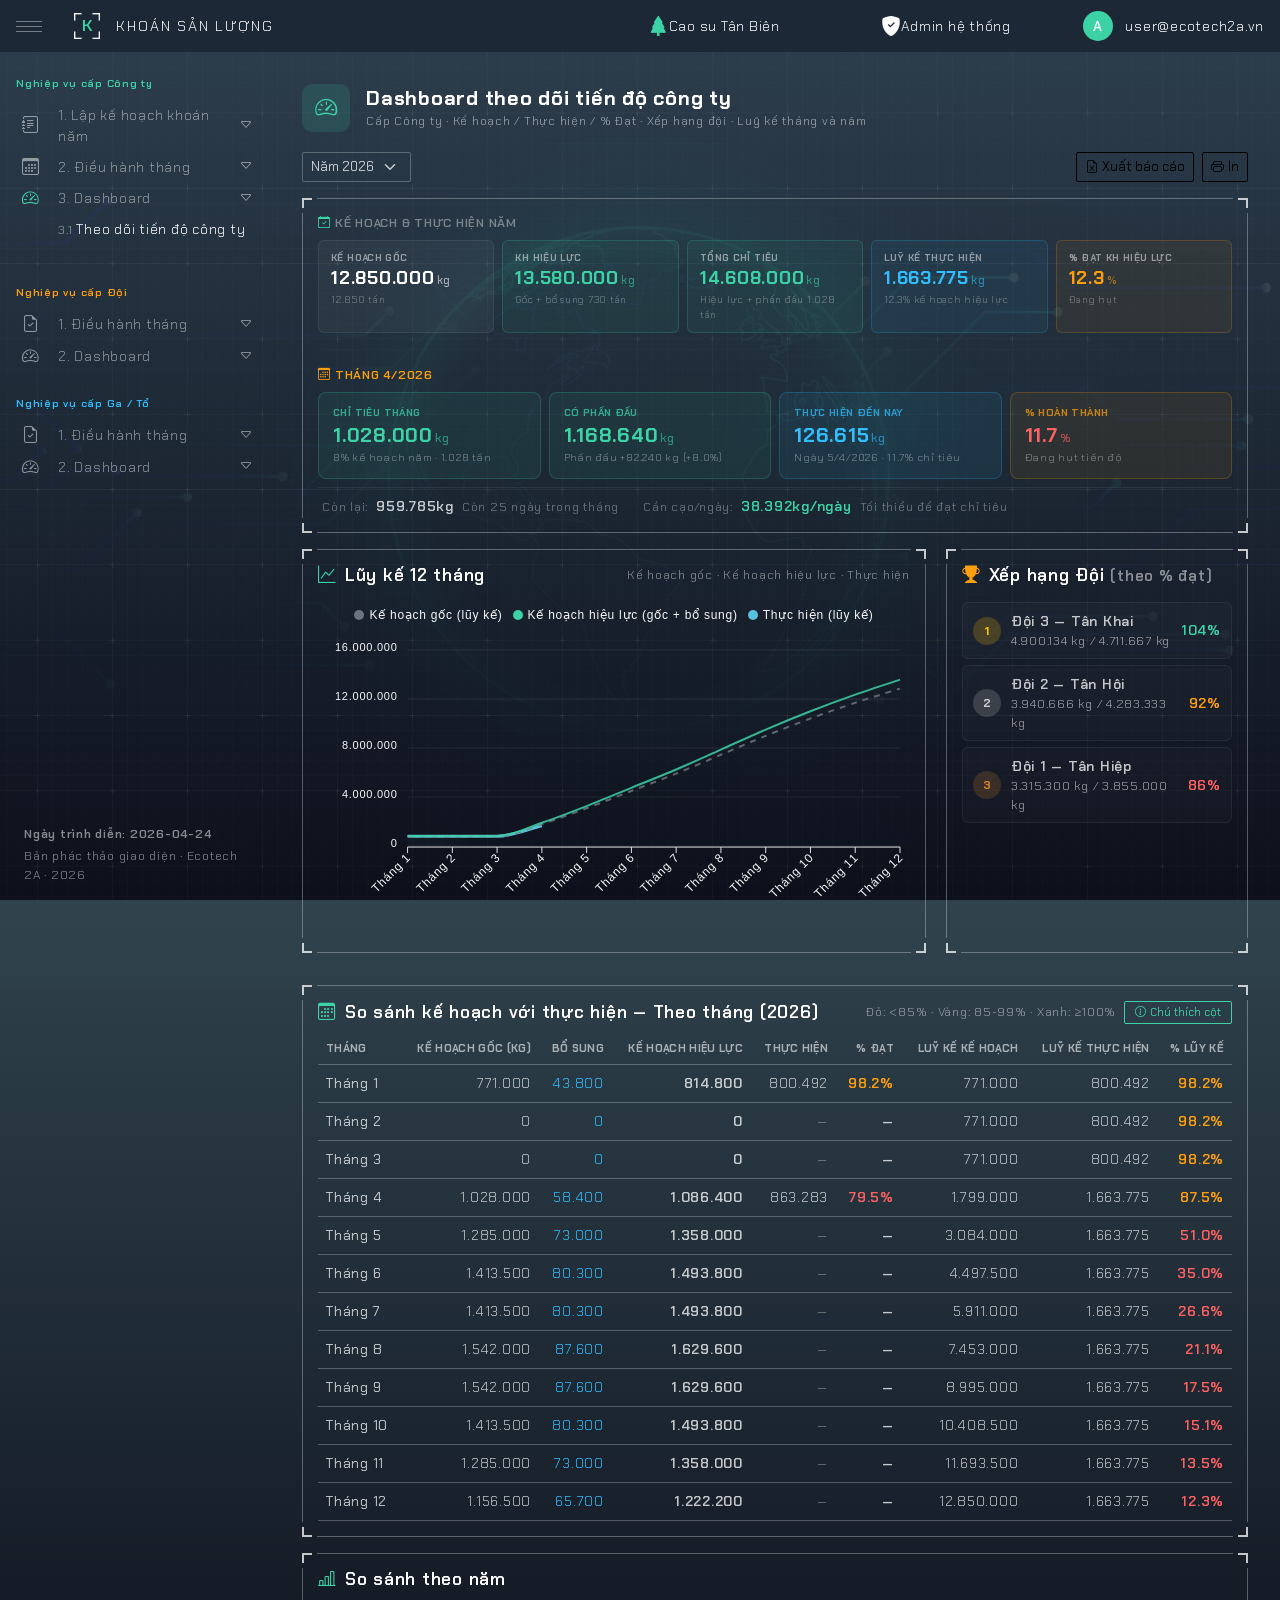
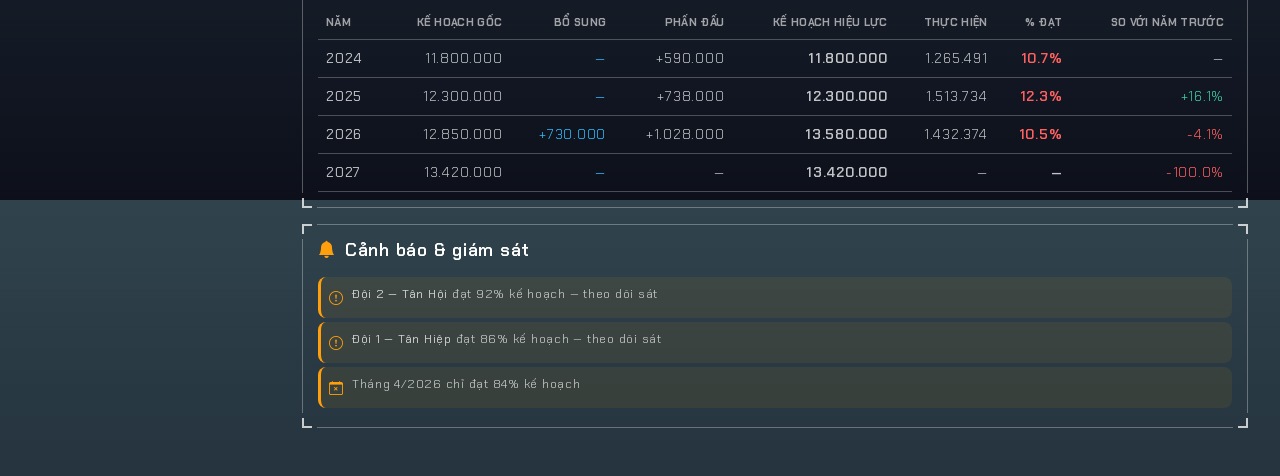
<file: cty-3-1-dashboard.html>
<!DOCTYPE html>
<html lang="vi" data-bs-theme="dark">
<head>
	<meta charset="utf-8">
	<title>Khoán sản lượng | 3.1 Dashboard công ty</title>
	<meta name="viewport" content="width=device-width, initial-scale=1">
	<link href="hud_admin_v2.3/template_html/dist/assets/css/vendor.min.css" rel="stylesheet">
	<link href="hud_admin_v2.3/template_html/dist/assets/css/app.min.css" rel="stylesheet">
	<link href="_app.css" rel="stylesheet">
</head>
<body>
	<div id="app" class="app">
		<div id="content" class="app-content">

			<div class="ksl-page-header">
				<div class="page-icon"><i class="bi bi-speedometer2"></i></div>
				<div>
					<h1>Dashboard theo dõi tiến độ công ty</h1>
					<div class="subtitle">Cấp Công ty · Kế hoạch / Thực hiện / % Đạt · Xếp hạng đội · Luỹ kế tháng và năm</div>
				</div>
			</div>

			<!-- Toolbar -->
			<div class="d-flex flex-wrap gap-2 mb-3">
				<select class="form-select form-select-sm w-auto" id="sel-year"></select>
				<div class="ms-auto d-flex gap-2">
					<button class="btn btn-sm btn-outline-inverse"><i class="bi bi-file-earmark-excel me-1"></i>Xuất báo cáo</button>
					<button class="btn btn-sm btn-outline-inverse"><i class="bi bi-printer me-1"></i>In</button>
				</div>
			</div>

			<!-- Tóm tắt năm + tháng gộp -->
			<div class="card mb-3">
				<div class="card-body">
					<!-- Năm -->
					<div class="small fw-bold text-inverse text-opacity-40 mb-2">
						<i class="bi bi-calendar-check me-1 text-theme"></i>KẾ HOẠCH &amp; THỰC HIỆN NĂM
					</div>
					<div class="ksl-kpi-strip mb-3">
						<div class="ks-item">
							<div class="ks-lbl">Kế hoạch gốc</div>
							<div class="ks-val" id="k-base">—</div>
							<div class="ks-sub" id="k-base-sub">—</div>
						</div>
						<div class="ks-item accent-theme">
							<div class="ks-lbl">KH hiệu lực</div>
							<div class="ks-val" id="k-effective">—</div>
							<div class="ks-sub" id="k-effective-sub">—</div>
						</div>
						<div class="ks-item accent-theme">
							<div class="ks-lbl">Tổng chỉ tiêu</div>
							<div class="ks-val" id="k-total-target">—</div>
							<div class="ks-sub" id="k-total-target-sub">—</div>
						</div>
						<div class="ks-item accent-info">
							<div class="ks-lbl">Luỹ kế thực hiện</div>
							<div class="ks-val" id="k-actual">—</div>
							<div class="ks-sub" id="k-actual-sub">—</div>
						</div>
						<div class="ks-item accent-warn">
							<div class="ks-lbl">% đạt KH hiệu lực</div>
							<div class="ks-val" id="k-pct">—</div>
							<div class="ks-sub" id="k-pct-sub">—</div>
						</div>
					</div>
					<hr style="border-color:rgba(var(--bs-inverse-rgb),0.08);margin:0 0 16px">
					<!-- Tháng -->
					<div class="small fw-bold text-inverse text-opacity-40 mb-2">
						<i class="bi bi-calendar3 me-1 text-warning"></i><span id="month-label" class="text-warning">THÁNG HIỆN TẠI</span>
					</div>
					<div class="ksl-month-spot mb-2">
						<div class="ms-item primary">
							<div class="ms-lbl">Chỉ tiêu tháng</div>
							<div class="ms-val" id="km-plan">—</div>
							<div class="ms-sub" id="km-plan-sub">—</div>
						</div>
						<div class="ms-item strive">
							<div class="ms-lbl">Có phấn đấu</div>
							<div class="ms-val" id="km-total">—</div>
							<div class="ms-sub" id="km-total-sub">—</div>
						</div>
						<div class="ms-item" style="background:rgba(var(--bs-info-rgb),0.07);border-color:rgba(var(--bs-info-rgb),0.22)">
							<div class="ms-lbl" style="color:rgba(var(--bs-info-rgb),0.75)">Thực hiện đến nay</div>
							<div class="ms-val" style="color:var(--bs-info)" id="km-actual">—</div>
							<div class="ms-sub" id="km-actual-sub">—</div>
						</div>
						<div class="ms-item" style="background:rgba(var(--bs-warning-rgb),0.07);border-color:rgba(var(--bs-warning-rgb),0.22)">
							<div class="ms-lbl" style="color:rgba(var(--bs-warning-rgb),0.75)">% hoàn thành</div>
							<div class="ms-val" id="km-pct">—</div>
							<div class="ms-sub" id="km-pct-sub">—</div>
						</div>
					</div>
					<div class="d-flex flex-wrap gap-4 pt-2 ps-1 border-top" style="border-color:rgba(var(--bs-inverse-rgb),0.07)!important">
						<div class="d-flex align-items-baseline gap-2">
							<span class="small text-inverse text-opacity-40">Còn lại:</span>
							<span class="fw-bold" id="km-remaining">—</span>
							<span class="small text-inverse text-opacity-40" id="km-remaining-sub">—</span>
						</div>
						<div class="d-flex align-items-baseline gap-2">
							<span class="small text-inverse text-opacity-40">Cần cạo/ngày:</span>
							<span class="fw-bold text-theme" id="km-daily">—</span>
							<span class="small text-inverse text-opacity-40" id="km-daily-sub">—</span>
						</div>
					</div>
				</div>
				<div class="card-arrow">
					<div class="card-arrow-top-left"></div><div class="card-arrow-top-right"></div>
					<div class="card-arrow-bottom-left"></div><div class="card-arrow-bottom-right"></div>
				</div>
			</div>

			<!-- Chart row -->
			<div class="row mb-3">
				<div class="col-lg-8 mb-3">
					<div class="card h-100">
						<div class="card-body">
							<div class="d-flex align-items-center mb-3">
								<h5 class="fw-bold mb-0 flex-1"><i class="bi bi-graph-up me-2 text-theme"></i>Lũy kế 12 tháng</h5>
								<span class="small text-inverse text-opacity-50">Kế hoạch gốc · Kế hoạch hiệu lực · Thực hiện</span>
							</div>
							<div id="chart-cumulative" style="height:320px;"></div>
						</div>
						<div class="card-arrow">
							<div class="card-arrow-top-left"></div><div class="card-arrow-top-right"></div>
							<div class="card-arrow-bottom-left"></div><div class="card-arrow-bottom-right"></div>
						</div>
					</div>
				</div>
				<div class="col-lg-4 mb-3">
					<div class="card h-100">
						<div class="card-body">
							<h5 class="fw-bold mb-3"><i class="bi bi-trophy-fill me-2 text-warning"></i>Xếp hạng Đội <span class="small text-inverse text-opacity-50">(theo % đạt)</span></h5>
							<div id="rank-list"></div>
						</div>
						<div class="card-arrow">
							<div class="card-arrow-top-left"></div><div class="card-arrow-top-right"></div>
							<div class="card-arrow-bottom-left"></div><div class="card-arrow-bottom-right"></div>
						</div>
					</div>
				</div>
			</div>

			<!-- Bảng theo tháng -->
			<div class="row">
				<div class="col-lg-12 mb-3">
					<div class="card">
						<div class="card-body">
							<div class="d-flex align-items-center mb-2 flex-wrap gap-2">
								<h5 class="fw-bold mb-0 flex-1"><i class="bi bi-calendar3 me-2 text-theme"></i>So sánh kế hoạch với thực hiện — <span id="tbl-month-year">Theo tháng</span></h5>
								<div class="d-flex align-items-center gap-2">
									<span class="small text-inverse text-opacity-50">Đỏ: &lt;85% · Vàng: 85-99% · Xanh: ≥100%</span>
									<style>
									@keyframes ksl-pulse {
										0%   { box-shadow: 0 0 0 0 rgba(var(--bs-theme-rgb), 0.5); transform: scale(1); }
										50%  { box-shadow: 0 0 0 6px rgba(var(--bs-theme-rgb), 0); transform: scale(1.04); }
										100% { box-shadow: 0 0 0 0 rgba(var(--bs-theme-rgb), 0); transform: scale(1); }
									}
									#btn-toggle-legend.ksl-animated {
										animation: ksl-pulse 1.8s ease-in-out infinite;
										border-color: var(--bs-theme);
										color: var(--bs-theme);
									}
									</style>
									<button class="btn btn-sm btn-outline-inverse ksl-animated" id="btn-toggle-legend" style="font-size:11px;padding:2px 10px;">
										<i class="bi bi-info-circle me-1"></i>Chú thích cột
									</button>
								</div>
							</div>

							<!-- Chú thích cột (ẩn/hiện) -->
							<div id="col-legend" style="display:none;" class="mb-3">
								<div class="row g-2">
									<div class="col-md-4 col-sm-6">
										<div class="p-2 rounded-2" style="background:rgba(var(--bs-inverse-rgb),0.04);border:1px solid rgba(var(--bs-inverse-rgb),0.08);">
											<div class="small fw-bold text-theme mb-1">Kế hoạch gốc</div>
											<div class="small text-inverse text-opacity-70">KH năm gốc × % tháng từ bảng phân bổ. Tháng 2, 3 = 0 (mùa rụng lá).</div>
										</div>
									</div>
									<div class="col-md-4 col-sm-6">
										<div class="p-2 rounded-2" style="background:rgba(var(--bs-inverse-rgb),0.04);border:1px solid rgba(var(--bs-inverse-rgb),0.08);">
											<div class="small fw-bold text-info mb-1">Bổ sung</div>
											<div class="small text-inverse text-opacity-70">Phần khoán bổ sung từ Tập đoàn, phân vào tháng theo cùng tỷ lệ %.</div>
										</div>
									</div>
									<div class="col-md-4 col-sm-6">
										<div class="p-2 rounded-2" style="background:rgba(var(--bs-inverse-rgb),0.04);border:1px solid rgba(var(--bs-inverse-rgb),0.08);">
											<div class="small fw-bold text-inverse mb-1">Kế hoạch hiệu lực</div>
											<div class="small text-inverse text-opacity-70">= Kế hoạch gốc + Bổ sung. Đây là chỉ tiêu chính thức của tháng.</div>
										</div>
									</div>
									<div class="col-md-4 col-sm-6">
										<div class="p-2 rounded-2" style="background:rgba(var(--bs-inverse-rgb),0.04);border:1px solid rgba(var(--bs-inverse-rgb),0.08);">
											<div class="small fw-bold text-inverse mb-1">Thực hiện</div>
											<div class="small text-inverse text-opacity-70">Sản lượng thực tế ghi nhận trong tháng. Tháng chưa kết thúc hiển thị "—".</div>
										</div>
									</div>
									<div class="col-md-4 col-sm-6">
										<div class="p-2 rounded-2" style="background:rgba(var(--bs-inverse-rgb),0.04);border:1px solid rgba(var(--bs-inverse-rgb),0.08);">
											<div class="small fw-bold text-warning mb-1">% Đạt</div>
											<div class="small text-inverse text-opacity-70">= Thực hiện ÷ Kế hoạch hiệu lực × 100. Đỏ &lt;85%, Vàng 85–99%, Xanh ≥100%.</div>
										</div>
									</div>
									<div class="col-md-4 col-sm-6">
										<div class="p-2 rounded-2" style="background:rgba(var(--bs-inverse-rgb),0.04);border:1px solid rgba(var(--bs-inverse-rgb),0.08);">
											<div class="small fw-bold text-inverse mb-1">Luỹ kế kế hoạch</div>
											<div class="small text-inverse text-opacity-70">Tổng cộng dồn kế hoạch gốc từ đầu năm đến tháng đó.</div>
										</div>
									</div>
									<div class="col-md-4 col-sm-6">
										<div class="p-2 rounded-2" style="background:rgba(var(--bs-inverse-rgb),0.04);border:1px solid rgba(var(--bs-inverse-rgb),0.08);">
											<div class="small fw-bold text-info mb-1">Luỹ kế thực hiện</div>
											<div class="small text-inverse text-opacity-70">Tổng cộng dồn thực tế từ đầu năm. Đứng yên khi chưa có thực hiện của tháng tiếp theo.</div>
										</div>
									</div>
									<div class="col-md-4 col-sm-6">
										<div class="p-2 rounded-2" style="background:rgba(var(--bs-inverse-rgb),0.04);border:1px solid rgba(var(--bs-inverse-rgb),0.08);">
											<div class="small fw-bold text-warning mb-1">% Luỹ kế</div>
											<div class="small text-inverse text-opacity-70">= Luỹ kế thực hiện ÷ Luỹ kế kế hoạch × 100. Giảm dần ở tháng tương lai vì tử số đứng yên trong khi mẫu số tăng — bình thường.</div>
										</div>
									</div>
								</div>
							</div>

							<div class="table-responsive">
								<table class="table table-ksl align-middle mb-0" id="tbl-month"></table>
							</div>

							<script>
							document.getElementById('btn-toggle-legend').addEventListener('click', function() {
								const el = document.getElementById('col-legend');
								const isOpen = el.style.display !== 'none';
								el.style.display = isOpen ? 'none' : '';
								if (isOpen) {
									this.classList.add('ksl-animated');
									this.innerHTML = '<i class="bi bi-info-circle me-1"></i>Chú thích cột';
								} else {
									this.classList.remove('ksl-animated');
									this.innerHTML = '<i class="bi bi-x-circle me-1"></i>Đóng chú thích';
								}
							});
							</script>
						</div>
						<div class="card-arrow">
							<div class="card-arrow-top-left"></div><div class="card-arrow-top-right"></div>
							<div class="card-arrow-bottom-left"></div><div class="card-arrow-bottom-right"></div>
						</div>
					</div>
				</div>
			</div>

			<!-- Bảng theo năm -->
			<div class="row">
				<div class="col-lg-12 mb-3">
					<div class="card">
						<div class="card-body">
							<h5 class="fw-bold mb-3"><i class="bi bi-bar-chart-line me-2 text-theme"></i>So sánh theo năm</h5>
							<div class="table-responsive">
								<table class="table table-ksl align-middle mb-0" id="tbl-year"></table>
							</div>
						</div>
						<div class="card-arrow">
							<div class="card-arrow-top-left"></div><div class="card-arrow-top-right"></div>
							<div class="card-arrow-bottom-left"></div><div class="card-arrow-bottom-right"></div>
						</div>
					</div>
				</div>
			</div>

			<!-- Cảnh báo -->
			<div class="row">
				<div class="col-lg-12 mb-3">
					<div class="card">
						<div class="card-body">
							<h5 class="fw-bold mb-3"><i class="bi bi-bell-fill me-2 text-warning"></i>Cảnh báo & giám sát</h5>
							<div id="alert-list"></div>
						</div>
						<div class="card-arrow">
							<div class="card-arrow-top-left"></div><div class="card-arrow-top-right"></div>
							<div class="card-arrow-bottom-left"></div><div class="card-arrow-bottom-right"></div>
						</div>
					</div>
				</div>
			</div>

		</div>
	</div>

	<script src="_data.js"></script>
	<script src="_shell.js"></script>
	<script>Shell.render({ activePageId: 'cty-3-1' });</script>

	<script src="hud_admin_v2.3/template_html/dist/assets/js/vendor.min.js"></script>
	<script src="hud_admin_v2.3/template_html/dist/assets/js/app.min.js"></script>
	<script src="hud_admin_v2.3/template_html/dist/assets/plugins/apexcharts/dist/apexcharts.min.js"></script>

	<script>
	(function () {
		const state = Shell.getState();
		const company = KSL_DATA.getCompany(state.companyId);
		const D = KSL_DATA;

		const years = Object.keys(company.plans).map(Number).sort((a,b)=>b-a);
		document.getElementById('sel-year').innerHTML = years.map(y => `<option value="${y}" ${y === D.currentYear ? 'selected' : ''}>Năm ${y}</option>`).join('');
		document.getElementById('sel-year').addEventListener('change', render);

		let chart = null;

		function render() {
			const year = parseInt(document.getElementById('sel-year').value, 10);
			const kp = company.plans[year];
			const supp = (company.supplementary || []).filter(s => s.date.startsWith(String(year))).reduce((s, x) => s + x.kg, 0);
			const strive = company.strivePlans[year] ? company.strivePlans[year].total : 0;
			const effective = kp.total + supp;

			const monthly = D.mockMonthlyActual(kp.total, D.DEFAULT_MONTH_PERCENT);
			const done = monthly.reduce((s, m) => s + m.actual, 0);
			const pct = done / effective * 100;
			const curM = year === D.currentYear ? D.currentMonth : 12;

			document.getElementById('k-base').innerHTML = D.fmtNum(kp.total) + '<span class="unit">kg</span>';
			document.getElementById('k-base-sub').textContent = D.fmtTon(kp.total);
			document.getElementById('k-effective').innerHTML = D.fmtNum(effective) + '<span class="unit">kg</span>';
			document.getElementById('k-effective-sub').textContent = supp ? `Gốc + bổ sung ${D.fmtTon(supp)}` : 'Chưa có bổ sung';
			document.getElementById('k-total-target').innerHTML = D.fmtNum(effective + strive) + '<span class="unit">kg</span>';
			document.getElementById('k-total-target-sub').textContent = strive ? `Hiệu lực + phấn đấu ${D.fmtTon(strive)}` : 'Chưa có phấn đấu';
			document.getElementById('k-actual').innerHTML = D.fmtNum(done) + '<span class="unit">kg</span>';
			document.getElementById('k-actual-sub').textContent = (done / effective * 100).toFixed(1) + '% kế hoạch hiệu lực';
			document.getElementById('k-pct').innerHTML = pct.toFixed(1) + '<span class="unit">%</span>';
			document.getElementById('k-pct-sub').textContent = pct >= 100 ? 'Đạt và vượt' : (pct >= 85 ? 'Gần đạt' : 'Đang hụt');

			// KPI tháng hiện tại
			{
				const displayMonth = curM > 0 ? curM : 1;
				const mIdx = displayMonth - 1;
				document.getElementById('month-label').textContent = `THÁNG ${displayMonth}/${year}`;

				const today = new Date();
				const daysInMonth = new Date(year, displayMonth, 0).getDate();
				const isCurrentMonth = year === D.currentYear && displayMonth === D.currentMonth;
				const dayOfMonth = isCurrentMonth ? today.getDate() : daysInMonth;
				const daysRemaining = isCurrentMonth ? Math.max(0, daysInMonth - dayOfMonth) : 0;

				const mPlanVal = monthly[mIdx].plan;
				const mEffVal = Math.round(mPlanVal * (effective / kp.total));
				const mStriveVal = strive ? Math.round(strive * D.DEFAULT_MONTH_PERCENT[mIdx] / 100) : 0;
				const mTotalVal = mEffVal + mStriveVal;

				const fullMonthActual = monthly[mIdx].actual;
				const monthIsDone = year < D.currentYear || (year === D.currentYear && displayMonth < D.currentMonth);
				const mActualVal = monthIsDone ? fullMonthActual
					: isCurrentMonth ? Math.round(fullMonthActual * (dayOfMonth / daysInMonth) * 0.88) : 0;

				const mPctVal = mActualVal ? (mActualVal / mEffVal * 100) : 0;
				const remainingVal = Math.max(0, mEffVal - mActualVal);
				const dailyNeeded = daysRemaining > 0 ? Math.ceil(remainingVal / daysRemaining) : 0;
				const pctCls = mPctVal >= 100 ? 'text-success' : mPctVal >= 85 ? 'text-warning' : mPctVal > 0 ? 'text-danger' : '';

				document.getElementById('km-plan').innerHTML = D.fmtNum(mPlanVal) + '<span class="unit">kg</span>';
				document.getElementById('km-plan-sub').textContent = `${D.DEFAULT_MONTH_PERCENT[mIdx]}% kế hoạch năm · ${D.fmtTon(mPlanVal)}`;

				document.getElementById('km-total').innerHTML = D.fmtNum(mTotalVal) + '<span class="unit">kg</span>';
				document.getElementById('km-total-sub').textContent = mStriveVal
					? `Phấn đấu +${D.fmtNum(mStriveVal)} kg (+${(mStriveVal/mPlanVal*100).toFixed(1)}%)`
					: 'Chưa có phấn đấu tháng';

				document.getElementById('km-actual').innerHTML = mActualVal
					? D.fmtNum(mActualVal) + '<span class="unit">kg</span>'
					: '<span class="text-inverse text-opacity-40">Đang cạo</span>';
				document.getElementById('km-actual-sub').textContent = isCurrentMonth
					? `Ngày ${dayOfMonth}/${displayMonth}/${year} · ${mPctVal.toFixed(1)}% chỉ tiêu`
					: (mActualVal ? `${mPctVal.toFixed(1)}% chỉ tiêu` : '—');

				document.getElementById('km-pct').innerHTML = mPctVal
					? `<span class="${pctCls}">${mPctVal.toFixed(1)}<span class="unit">%</span></span>`
					: '<span class="text-inverse text-opacity-40">—</span>';
				document.getElementById('km-pct-sub').textContent = mPctVal >= 100 ? 'Đạt và vượt' : mPctVal >= 85 ? 'Gần đạt' : mActualVal ? 'Đang hụt tiến độ' : 'Chưa có số liệu';

				document.getElementById('km-remaining').innerHTML = D.fmtNum(remainingVal) + '<span class="unit">kg</span>';
				document.getElementById('km-remaining-sub').textContent = isCurrentMonth
					? `Còn ${daysRemaining} ngày trong tháng`
					: daysRemaining === 0 ? 'Tháng đã kết thúc' : `${daysRemaining} ngày còn lại`;

				document.getElementById('km-daily').innerHTML = dailyNeeded > 0
					? D.fmtNum(dailyNeeded) + '<span class="unit">kg/ngày</span>'
					: '<span class="text-inverse text-opacity-40">—</span>';
				document.getElementById('km-daily-sub').textContent = dailyNeeded > 0
					? 'Tối thiểu để đạt chỉ tiêu'
					: (mPctVal >= 100 ? 'Đã hoàn thành' : 'Tháng đã kết thúc');
			}

			// Chart
			if (chart) { chart.destroy(); chart = null; }
			const cumPlan = []; let cp = 0;
			monthly.forEach(m => { cp += m.plan; cumPlan.push(cp); });
			const cumEff = cumPlan.map(v => Math.round(v * (effective/kp.total)));
			const cumActual = []; let ca = 0;
			monthly.forEach((m, i) => {
				if (year < D.currentYear || (year === D.currentYear && i < curM)) {
					ca += m.actual; cumActual.push(ca);
				}
			});
			chart = new ApexCharts(document.getElementById('chart-cumulative'), {
				chart: { type: 'line', height: 320, toolbar: { show: false }, zoom: { enabled: false }, background: 'transparent' },
				theme: { mode: 'dark' },
				colors: ['#6c757d', getComputedStyle(document.body).getPropertyValue('--bs-theme') || '#3cd2a5', '#5bc0de'],
				series: [
					{ name: 'Kế hoạch gốc (lũy kế)', data: cumPlan, type: 'line' },
					{ name: 'Kế hoạch hiệu lực (gốc + bổ sung)', data: cumEff, type: 'line' },
					{ name: 'Thực hiện (lũy kế)', data: cumActual, type: 'area' }
				],
				stroke: { curve: 'smooth', width: [2, 2, 3], dashArray: [6, 0, 0] },
				xaxis: { categories: D.MONTHS_SHORT },
				yaxis: { labels: { formatter: v => D.fmtNum(v) } },
				dataLabels: { enabled: false },
				fill: { type: ['solid','solid','gradient'], gradient: { opacityFrom: 0.3, opacityTo: 0 } },
				legend: { position: 'top' },
				tooltip: { y: { formatter: v => D.fmtKg(v) } },
				grid: { borderColor: 'rgba(255,255,255,0.08)' }
			});
			chart.render();

			// Ranking
			const teams = company.teams;
			const teamData = teams.map((t, i) => {
				const tplan = Math.round(kp.total / teams.length * (0.9 + i * 0.1));
				const tpct = 78 + (i * 9 + t.name.length * 3) % 40;
				return { t, plan: tplan, actual: Math.round(tplan * tpct/100), pct: tpct };
			}).sort((a,b) => b.pct - a.pct);
			document.getElementById('rank-list').innerHTML = teamData.map((x, i) => {
				const rnkCls = i === 0 ? 'gold' : i === 1 ? 'silver' : i === 2 ? 'bronze' : '';
				const pctCls = x.pct >= 100 ? 'text-success' : x.pct >= 90 ? 'text-warning' : 'text-danger';
				return `<div class="ksl-rank-row">
					<div class="rnk ${rnkCls}">${i+1}</div>
					<div class="flex-1">
						<div class="fw-bold">${x.t.name}</div>
						<div class="small text-inverse text-opacity-60">${D.fmtKg(x.actual)} / ${D.fmtKg(x.plan)}</div>
					</div>
					<div class="text-end"><div class="fw-bold ${pctCls}">${x.pct}%</div></div>
				</div>`;
			}).join('');

			renderMonthTable(year, kp, effective, monthly);
			renderYearTable();
			renderAlerts(year, monthly, teamData);
		}

		function renderMonthTable(year, kp, effective, monthly) {
			document.getElementById('tbl-month-year').textContent = 'Theo tháng (' + year + ')';
			const tbl = document.getElementById('tbl-month');
			tbl.innerHTML = `
				<thead><tr>
					<th>Tháng</th>
					<th class="text-end">Kế hoạch gốc (kg)</th>
					<th class="text-end">Bổ sung</th>
					<th class="text-end">Kế hoạch hiệu lực</th>
					<th class="text-end">Thực hiện</th>
					<th class="text-end">% đạt</th>
					<th class="text-end">Luỹ kế kế hoạch</th>
					<th class="text-end">Luỹ kế thực hiện</th>
					<th class="text-end">% lũy kế</th>
				</tr></thead>
				<tbody>
				${monthly.map((m, i) => {
					const eff = Math.round(m.plan * (effective/kp.total));
					const pct = m.actual ? (m.actual / eff * 100) : null;
					const cumP = monthly.slice(0, i+1).reduce((s,x)=>s+x.plan,0);
					const cumE = monthly.slice(0, i+1).reduce((s,x)=>s+Math.round(x.plan*(effective/kp.total)),0);
					const cumA = monthly.slice(0, i+1).reduce((s,x)=>s+x.actual,0);
					const cumP2 = cumA / cumE * 100;
					const pctCls = !pct ? '' : pct >= 100 ? 'text-success' : pct >= 85 ? 'text-warning' : 'text-danger';
					const cumCls = cumP2 >= 100 ? 'text-success' : cumP2 >= 85 ? 'text-warning' : 'text-danger';
					return `<tr>
						<td><strong>${D.MONTHS_VN[i]}</strong></td>
						<td class="text-end">${D.fmtNum(m.plan)}</td>
						<td class="text-end text-info">${D.fmtNum(eff - m.plan) || '—'}</td>
						<td class="text-end fw-bold">${D.fmtNum(eff)}</td>
						<td class="text-end">${m.actual ? D.fmtNum(m.actual) : '<span class="text-inverse text-opacity-40">—</span>'}</td>
						<td class="text-end fw-bold ${pctCls}">${pct ? pct.toFixed(1)+'%' : '—'}</td>
						<td class="text-end">${D.fmtNum(cumP)}</td>
						<td class="text-end">${D.fmtNum(cumA)}</td>
						<td class="text-end fw-bold ${cumCls}">${(cumP2 || 0).toFixed(1)}%</td>
					</tr>`;
				}).join('')}
				</tbody>`;
		}

		function renderYearTable() {
			const tbl = document.getElementById('tbl-year');
			tbl.innerHTML = `
				<thead><tr>
					<th>Năm</th>
					<th class="text-end">Kế hoạch gốc</th>
					<th class="text-end">Bổ sung</th>
					<th class="text-end">Phấn đấu</th>
					<th class="text-end">Kế hoạch hiệu lực</th>
					<th class="text-end">Thực hiện</th>
					<th class="text-end">% đạt</th>
					<th class="text-end">So với năm trước</th>
				</tr></thead>
				<tbody>
				${Object.keys(company.plans).map(Number).sort().map(y => {
					const p = company.plans[y];
					const sup = (company.supplementary || []).filter(s => s.date.startsWith(String(y))).reduce((s,x)=>s+x.kg,0);
					const sv = company.strivePlans[y] ? company.strivePlans[y].total : 0;
					const eff = p.total + sup;
					const mo = KSL_DATA.mockMonthlyActual(p.total, KSL_DATA.DEFAULT_MONTH_PERCENT);
					const actual = y < KSL_DATA.currentYear ? mo.reduce((s,m)=>s+m.actual,0)
								 : y === KSL_DATA.currentYear ? mo.slice(0, KSL_DATA.currentMonth).reduce((s,m)=>s+m.actual,0) : 0;
					const pct = actual ? actual / eff * 100 : 0;
					const pctCls = pct >= 100 ? 'text-success' : pct >= 85 ? 'text-warning' : pct ? 'text-danger' : '';
					const prevY = company.plans[y-1];
					const prevActual = prevY ? KSL_DATA.mockMonthlyActual(prevY.total, KSL_DATA.DEFAULT_MONTH_PERCENT).reduce((s,m)=>s+m.actual,0) : 0;
					const yoy = prevActual ? ((actual - prevActual) / prevActual * 100) : null;
					return `<tr>
						<td><strong>${y}</strong></td>
						<td class="text-end">${KSL_DATA.fmtNum(p.total)}</td>
						<td class="text-end text-info">${sup ? '+' + KSL_DATA.fmtNum(sup) : '—'}</td>
						<td class="text-end">${sv ? '+' + KSL_DATA.fmtNum(sv) : '—'}</td>
						<td class="text-end fw-bold">${KSL_DATA.fmtNum(eff)}</td>
						<td class="text-end">${actual ? KSL_DATA.fmtNum(actual) : '—'}</td>
						<td class="text-end fw-bold ${pctCls}">${pct ? pct.toFixed(1)+'%' : '—'}</td>
						<td class="text-end ${yoy == null ? '' : (yoy >= 0 ? 'text-success' : 'text-danger')}">${yoy == null ? '—' : (yoy >= 0 ? '+' : '') + yoy.toFixed(1) + '%'}</td>
					</tr>`;
				}).join('')}
				</tbody>`;
		}

		function renderAlerts(year, monthly, teamData) {
			const al = document.getElementById('alert-list');
			const alerts = [];
			teamData.filter(x => x.pct < 85).forEach(x =>
				alerts.push({ lvl: 'danger', icon: 'bi-exclamation-triangle-fill', msg: `<strong>${x.t.name}</strong> chỉ đạt ${x.pct}% kế hoạch — cần đánh giá nguyên nhân` }));
			teamData.filter(x => x.pct >= 85 && x.pct < 95).forEach(x =>
				alerts.push({ lvl: 'warning', icon: 'bi-exclamation-circle', msg: `<strong>${x.t.name}</strong> đạt ${x.pct}% kế hoạch — theo dõi sát` }));
			const curM = year === KSL_DATA.currentYear ? KSL_DATA.currentMonth : 12;
			monthly.slice(0, curM).forEach((m, i) => {
				if (m.actual && m.plan && m.actual / m.plan < 0.85)
					alerts.push({ lvl: 'warning', icon: 'bi-calendar-x', msg: `Tháng ${i+1}/${year} chỉ đạt ${(m.actual/m.plan*100).toFixed(0)}% kế hoạch` });
			});
			if (!alerts.length) alerts.push({ lvl: 'success', icon: 'bi-check-circle-fill', msg: 'Không có cảnh báo — tình hình đang ổn định' });
			al.innerHTML = alerts.map(a => `<div class="d-flex align-items-start gap-2 p-2 mb-1 rounded-3" style="background:rgba(var(--bs-${a.lvl}-rgb),0.08);border-left:3px solid var(--bs-${a.lvl});">
				<i class="bi ${a.icon} text-${a.lvl} mt-1"></i><div class="flex-1 small">${a.msg}</div>
			</div>`).join('');
		}

		render();
	})();
	</script>
</body>
</html>
</file>
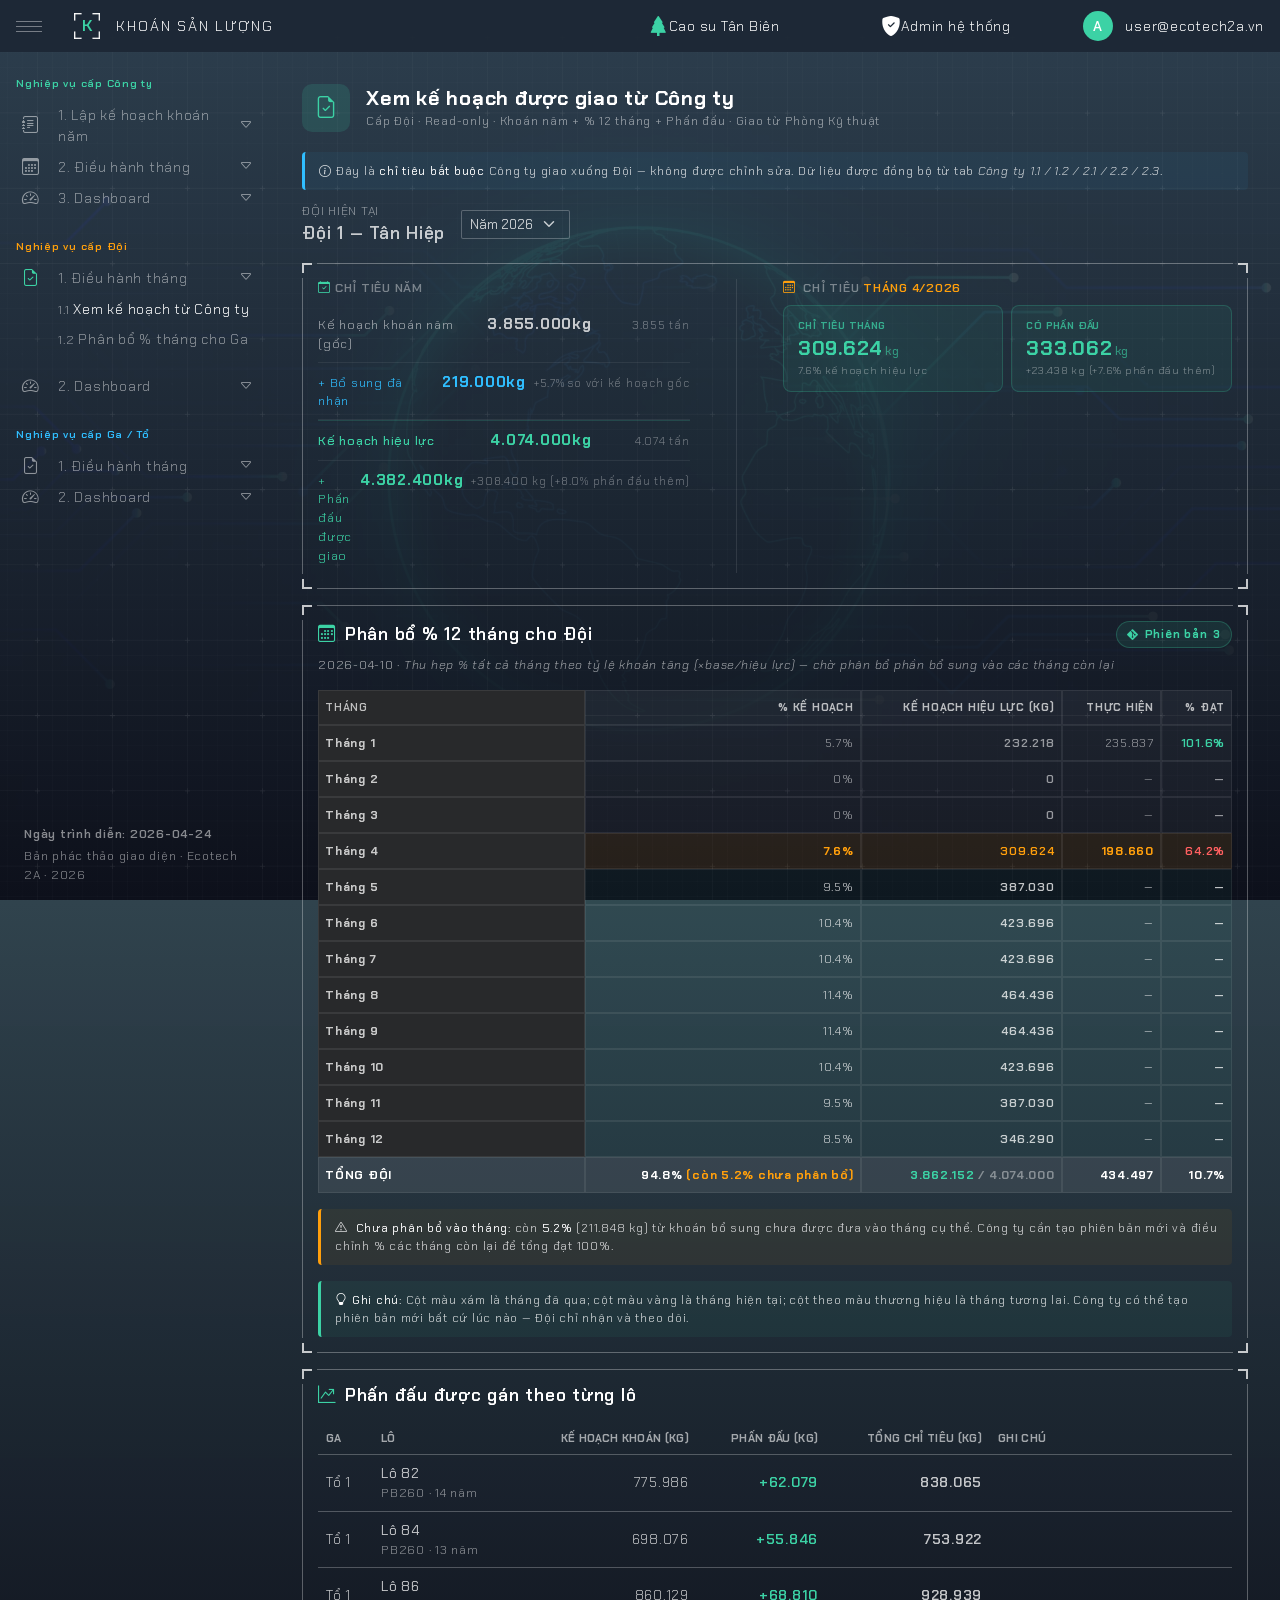
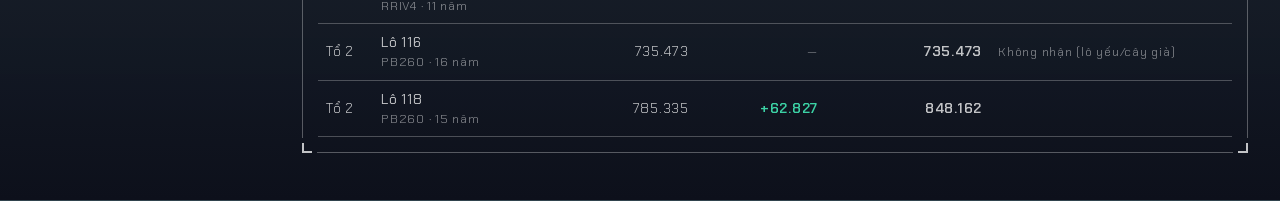
<file: doi-1-1-xem-kh.html>
﻿<!DOCTYPE html>
<html lang="vi" data-bs-theme="dark">
<head>
	<meta charset="utf-8">
	<title>Khoán sản lượng | Đội 1.1 Xem kế hoạch từ Công ty</title>
	<meta name="viewport" content="width=device-width, initial-scale=1">
	<link href="hud_admin_v2.3/template_html/dist/assets/css/vendor.min.css" rel="stylesheet">
	<link href="hud_admin_v2.3/template_html/dist/assets/css/app.min.css" rel="stylesheet">
	<link href="_app.css" rel="stylesheet">
</head>
<body>
	<div id="app" class="app">
		<div id="content" class="app-content">

			<div class="ksl-page-header">
				<div class="page-icon"><i class="bi bi-file-earmark-check"></i></div>
				<div>
					<h1>Xem kế hoạch được giao từ Công ty</h1>
					<div class="subtitle">Cấp Đội · Read-only · Khoán năm + % 12 tháng + Phấn đấu · Giao từ Phòng Kỹ thuật</div>
				</div>
			</div>

			<div class="ksl-note info">
				<i class="bi bi-info-circle me-1"></i>Đây là <strong>chỉ tiêu bắt buộc</strong> Công ty giao xuống Đội — không được chỉnh sửa. Dữ liệu được đồng bộ từ tab <em>Công ty 1.1 / 1.2 / 2.1 / 2.2 / 2.3</em>.
			</div>

			<div class="d-flex flex-wrap gap-2 mb-3 align-items-center">
				<div class="me-2">
					<div class="small text-inverse text-opacity-50">ĐỘI HIỆN TẠI</div>
					<div class="fw-bold fs-5" id="team-name">—</div>
				</div>
				<select class="form-select form-select-sm w-auto" id="sel-year"></select>
			</div>

			<!-- Tóm tắt chỉ tiêu — Năm + Tháng gộp -->
			<div class="card mb-3">
				<div class="card-body p-3">
					<div class="row g-3">
						<!-- Cột trái: Chỉ tiêu năm dạng danh sách compact -->
						<div class="col-lg-5">
							<div class="small fw-bold text-inverse text-opacity-40 mb-2">
								<i class="bi bi-calendar-check me-1 text-theme"></i>CHỈ TIÊU NĂM
							</div>
							<div class="ksl-plan-row">
								<span class="pr-lbl">Kế hoạch khoán năm (gốc)</span>
								<span class="pr-val" id="k-base">—</span>
								<span class="pr-sub" id="k-base-sub">—</span>
							</div>
							<div class="ksl-plan-row">
								<span class="pr-lbl" style="color:var(--bs-info)">+ Bổ sung đã nhận</span>
								<span class="pr-val" style="color:var(--bs-info)" id="k-supp">—</span>
								<span class="pr-sub" id="k-supp-sub">—</span>
							</div>
							<div class="ksl-plan-row" style="border-top:1px solid rgba(var(--bs-theme-rgb),0.18)">
								<span class="pr-lbl fw-semibold" style="color:var(--bs-theme)">Kế hoạch hiệu lực</span>
								<span class="pr-val" style="color:var(--bs-theme)" id="k-eff">—</span>
								<span class="pr-sub" id="k-eff-sub">—</span>
							</div>
							<div class="ksl-plan-row">
								<span class="pr-lbl" style="color:var(--bs-success)">+ Phấn đấu được giao</span>
								<span class="pr-val" style="color:var(--bs-success)" id="k-strive">—</span>
								<span class="pr-sub" id="k-strive-sub">—</span>
							</div>
						</div>
						<!-- Divider dọc -->
						<div class="col-lg-1 d-none d-lg-flex justify-content-center">
							<div style="width:1px;background:rgba(var(--bs-inverse-rgb),0.1);height:100%;min-height:120px"></div>
						</div>
						<!-- Cột phải: Spotlight tháng hiện tại -->
						<div class="col-lg-6">
							<div class="small fw-bold text-inverse text-opacity-40 mb-2">
								<i class="bi bi-calendar3 me-1 text-warning"></i>
								CHỈ TIÊU <span id="month-section-label" class="text-warning">THÁNG HIỆN TẠI</span>
							</div>
							<div class="ksl-month-spot">
								<div class="ms-item primary">
									<div class="ms-lbl">Chỉ tiêu tháng</div>
									<div class="ms-val" id="km-base">—</div>
									<div class="ms-sub" id="km-base-sub">—</div>
								</div>
								<div class="ms-item strive">
									<div class="ms-lbl">Có phấn đấu</div>
									<div class="ms-val" id="km-total">—</div>
									<div class="ms-sub" id="km-eff-sub">—</div>
								</div>
							</div>
							<span id="km-strive" style="display:none"></span>
							<span id="km-strive-sub" style="display:none"></span>
							<span id="km-supp" style="display:none"></span>
							<span id="km-supp-sub" style="display:none"></span>
							<span id="km-eff" style="display:none"></span>
						</div>
					</div>
				</div>
				<div class="card-arrow">
					<div class="card-arrow-top-left"></div><div class="card-arrow-top-right"></div>
					<div class="card-arrow-bottom-left"></div><div class="card-arrow-bottom-right"></div>
				</div>
			</div>

			<!-- Phân bổ % 12 tháng -->
			<div class="card mb-3">
				<div class="card-body">
					<div class="d-flex align-items-center mb-3 flex-wrap gap-2">
						<h5 class="fw-bold mb-0 flex-1"><i class="bi bi-calendar3 me-2 text-theme"></i>Phân bổ % 12 tháng cho Đội</h5>
						<span class="ksl-version-pill"><i class="bi bi-git"></i>Phiên bản <span id="cur-v">—</span></span>
						<span class="small text-inverse text-opacity-60" id="version-meta">—</span>
					</div>
					<div class="table-responsive">
						<table class="ksl-monthly-grid w-100" id="tbl-monthly"></table>
					</div>
					<div id="unallocated-note"></div>
					<div class="ksl-note mt-3 mb-0">
						<strong><i class="bi bi-lightbulb me-1"></i>Ghi chú:</strong> Cột màu xám là tháng đã qua; cột màu vàng là tháng hiện tại; cột theo màu thương hiệu là tháng tương lai. Công ty có thể tạo phiên bản mới bất cứ lúc nào — Đội chỉ nhận và theo dõi.
					</div>
				</div>
				<div class="card-arrow">
					<div class="card-arrow-top-left"></div><div class="card-arrow-top-right"></div>
					<div class="card-arrow-bottom-left"></div><div class="card-arrow-bottom-right"></div>
				</div>
			</div>

			<!-- Phấn đấu theo lô -->
			<div class="card mb-3" id="strive-card">
				<div class="card-body">
					<h5 class="fw-bold mb-3"><i class="bi bi-graph-up-arrow me-2 text-theme"></i>Phấn đấu được gán theo từng lô</h5>
					<div class="table-responsive">
						<table class="table table-ksl align-middle mb-0">
							<thead>
								<tr>
									<th>Ga</th>
									<th>Lô</th>
									<th class="text-end">Kế hoạch khoán (kg)</th>
									<th class="text-end">Phấn đấu (kg)</th>
									<th class="text-end">Tổng chỉ tiêu (kg)</th>
									<th>Ghi chú</th>
								</tr>
							</thead>
							<tbody id="strive-tbody"></tbody>
						</table>
					</div>
				</div>
				<div class="card-arrow">
					<div class="card-arrow-top-left"></div><div class="card-arrow-top-right"></div>
					<div class="card-arrow-bottom-left"></div><div class="card-arrow-bottom-right"></div>
				</div>
			</div>

		</div>
	</div>

	<script src="_data.js"></script>
	<script src="_shell.js"></script>
	<script>Shell.render({ activePageId: 'doi-1-1', scope: 'doi' });</script>

	<script src="hud_admin_v2.3/template_html/dist/assets/js/vendor.min.js"></script>
	<script src="hud_admin_v2.3/template_html/dist/assets/js/app.min.js"></script>

	<script>
	(function () {
		const state = Shell.getState();
		const company = KSL_DATA.getCompany(state.companyId);
		const D = KSL_DATA;
		const team = company.teams.find(t => t.id === state.teamId) || company.teams[0];

		document.getElementById('team-name').textContent = team.name;

		const years = Object.keys(company.plans).map(Number).sort((a,b)=>b-a);
		const sel = document.getElementById('sel-year');
		sel.innerHTML = years.map(y => `<option value="${y}" ${y === D.currentYear ? 'selected' : ''}>Năm ${y}</option>`).join('');
		sel.addEventListener('change', render);

		function render() {
			const year = parseInt(sel.value, 10);
			const kp = company.plans[year];

			// Chia theo tỷ lệ số cây của đội (demo: share đều)
			const teams = company.teams;
			const idx = teams.findIndex(t => t.id === team.id);
			const share = (1 / teams.length) * (0.9 + idx * 0.1);
			const basePlan = Math.round(kp.total * share);
			const supp = (company.supplementary || []).filter(s => s.date.startsWith(String(year))).reduce((s, x) => s + x.kg, 0);
			const suppTeam = Math.round(supp * share);
			const effective = basePlan + suppTeam;
			const strivePlan = company.strivePlans[year] ? Math.round(company.strivePlans[year].total * share) : 0;

			document.getElementById('k-base').innerHTML = D.fmtNum(basePlan) + '<span class="unit">kg</span>';
			document.getElementById('k-base-sub').textContent = D.fmtTon(basePlan);
			document.getElementById('k-supp').innerHTML = D.fmtNum(suppTeam) + '<span class="unit">kg</span>';
			document.getElementById('k-supp-sub').textContent = suppTeam ? `+${(suppTeam/basePlan*100).toFixed(1)}% so với kế hoạch gốc` : 'Chưa nhận';
			document.getElementById('k-eff').innerHTML = D.fmtNum(effective) + '<span class="unit">kg</span>';
			document.getElementById('k-eff-sub').textContent = D.fmtTon(effective);
			document.getElementById('k-strive').innerHTML = D.fmtNum(effective + strivePlan) + '<span class="unit">kg</span>';
			document.getElementById('k-strive-sub').textContent = strivePlan ? `+${D.fmtNum(strivePlan)} kg (+${(strivePlan/basePlan*100).toFixed(1)}% phấn đấu thêm)` : '—';

			// Monthly
			const vers = company.monthlyVersions[year] || [];
			const latest = vers[vers.length - 1];
			document.getElementById('cur-v').textContent = latest ? latest.v : '1';
			document.getElementById('version-meta').innerHTML = latest ? `${latest.createdAt} · <em>${latest.note}</em>` : 'Bản đầu tiên';

			const curM = year === D.currentYear ? D.currentMonth : (year < D.currentYear ? 12 : 0);
			const pcts = (latest && latest.percents) ? latest.percents : D.DEFAULT_MONTH_PERCENT;
			const actual = D.mockMonthlyActual(effective, pcts);

			// KPI tháng hiện tại
			const displayMonth = curM > 0 ? curM : 1;
			const mIdx = displayMonth - 1;
			document.getElementById('month-section-label').textContent = `THÁNG ${displayMonth}/${year}`;
			const mEff = actual[mIdx].plan; // = effective × pcts[mIdx] / 100 (đã gộp bổ sung)
			const mStrive = strivePlan ? Math.round(strivePlan * pcts[mIdx] / 100) : 0;
			document.getElementById('km-base').innerHTML = D.fmtNum(mEff) + '<span class="unit">kg</span>';
			document.getElementById('km-base-sub').textContent = `${pcts[mIdx]}% kế hoạch hiệu lực`;
			document.getElementById('km-eff').innerHTML = D.fmtNum(mEff) + '<span class="unit">kg</span>';
			document.getElementById('km-total').innerHTML = D.fmtNum(mEff + mStrive) + '<span class="unit">kg</span>';
			document.getElementById('km-eff-sub').textContent = mStrive ? `+${D.fmtNum(mStrive)} kg (+${(mStrive/mEff*100).toFixed(1)}% phấn đấu thêm)` : D.fmtTon(mEff);
			document.getElementById('km-strive').innerHTML = D.fmtNum(mStrive) + '<span class="unit">kg</span>';
			document.getElementById('km-strive-sub').textContent = mStrive ? `+${(mStrive/mEff*100).toFixed(1)}% phấn đấu thêm` : '—';

			let html = '<thead><tr><th class="sticky-col" style="min-width:220px;">Tháng</th>';
			html += `<th class="text-end">% Kế hoạch</th><th class="text-end">Kế hoạch hiệu lực (kg)</th><th class="text-end">Thực hiện</th><th class="text-end">% đạt</th></tr></thead><tbody>`;
			actual.forEach((m, i) => {
				const cls = (i+1) < curM ? 'month-past' : ((i+1) === curM ? 'month-current' : 'month-future');
				const pct = m.actual ? (m.actual / m.plan * 100) : null;
				const pctCls = !pct ? '' : pct >= 100 ? 'text-success' : pct >= 85 ? 'text-warning' : 'text-danger';
				html += `<tr><td class="sticky-col"><strong>${D.MONTHS_VN[i]}</strong></td>
					<td class="text-end ${cls}">${pcts[i]}%</td>
					<td class="text-end ${cls} fw-bold">${D.fmtNum(m.plan)}</td>
					<td class="text-end ${cls}">${m.actual ? D.fmtNum(m.actual) : '—'}</td>
					<td class="text-end ${cls} fw-bold ${pctCls}">${pct ? pct.toFixed(1)+'%' : '—'}</td></tr>`;
			});
			const pctSum = pcts.reduce((a, b) => a + b, 0);
			const unallocatedPct = Math.max(0, 100 - pctSum);
			const unallocatedKg = Math.round(effective * unallocatedPct / 100);
			const allocatedKg = actual.reduce((s, m) => s + m.plan, 0);
			const totalA = actual.reduce((s, m) => s + m.actual, 0);
			const totalPctLabel = unallocatedPct > 0.05
				? `${pctSum.toFixed(1)}% <span class="text-warning">(còn ${unallocatedPct.toFixed(1)}% chưa phân bổ)</span>`
				: '100%';
			html += `<tr class="total-row"><td class="sticky-col">TỔNG ĐỘI</td>
				<td class="text-end">${totalPctLabel}</td>
				<td class="text-end text-theme">${D.fmtNum(allocatedKg)}${unallocatedPct > 0.05 ? ` <span class="text-inverse text-opacity-40">/ ${D.fmtNum(effective)}</span>` : ''}</td>
				<td class="text-end">${D.fmtNum(totalA)}</td>
				<td class="text-end">${(totalA/effective*100).toFixed(1)}%</td></tr></tbody>`;
			document.getElementById('tbl-monthly').innerHTML = html;

			const noteEl = document.getElementById('unallocated-note');
			if (unallocatedPct > 0.05) {
				noteEl.innerHTML = `<div class="ksl-note warn mt-3 mb-0">
					<i class="bi bi-exclamation-triangle me-1"></i>
					<strong>Chưa phân bổ vào tháng:</strong> còn <strong>${unallocatedPct.toFixed(1)}%</strong>
					(${D.fmtNum(unallocatedKg)} kg) từ khoán bổ sung chưa được đưa vào tháng cụ thể.
					Công ty cần tạo phiên bản mới và điều chỉnh % các tháng còn lại để tổng đạt 100%.
				</div>`;
			} else {
				noteEl.innerHTML = '';
			}

			// Phấn đấu theo lô
			const lots = [];
			if (company.model === '1') {
				(team.stations || []).forEach(s => (s.lots || []).forEach(l => lots.push({ ...l, stationName: s.name })));
			} else {
				(team.lots || []).forEach(l => lots.push({ ...l, stationName: null }));
			}
			const totalTrees = lots.reduce((s, l) => s + l.trees, 0);
			const sb = document.getElementById('strive-tbody');
			sb.innerHTML = lots.map((l, i) => {
				const lotBase = Math.round(basePlan * (l.trees / totalTrees));
				const age = year - l.year;
				const accept = age < 20 && i % 4 !== 3; // demo
				const lotStrive = accept && strivePlan ? Math.round(lotBase * (company.strivePlans[year].percent || 8) / 100) : 0;
				const note = !accept ? '<span class="text-inverse text-opacity-50">Không nhận (lô yếu/cây già)</span>' : '';
				return `<tr>
					<td>${l.stationName || '—'}</td>
					<td><strong>${l.name}</strong><div class="small text-inverse text-opacity-50">${l.seedling} · ${age} năm</div></td>
					<td class="text-end">${D.fmtNum(lotBase)}</td>
					<td class="text-end ${lotStrive ? 'text-success fw-bold' : 'text-inverse text-opacity-40'}">${lotStrive ? '+' + D.fmtNum(lotStrive) : '—'}</td>
					<td class="text-end fw-bold">${D.fmtNum(lotBase + lotStrive)}</td>
					<td class="small">${note}</td>
				</tr>`;
			}).join('');
		}

		render();
	})();
	</script>
</body>
</html>
</file>
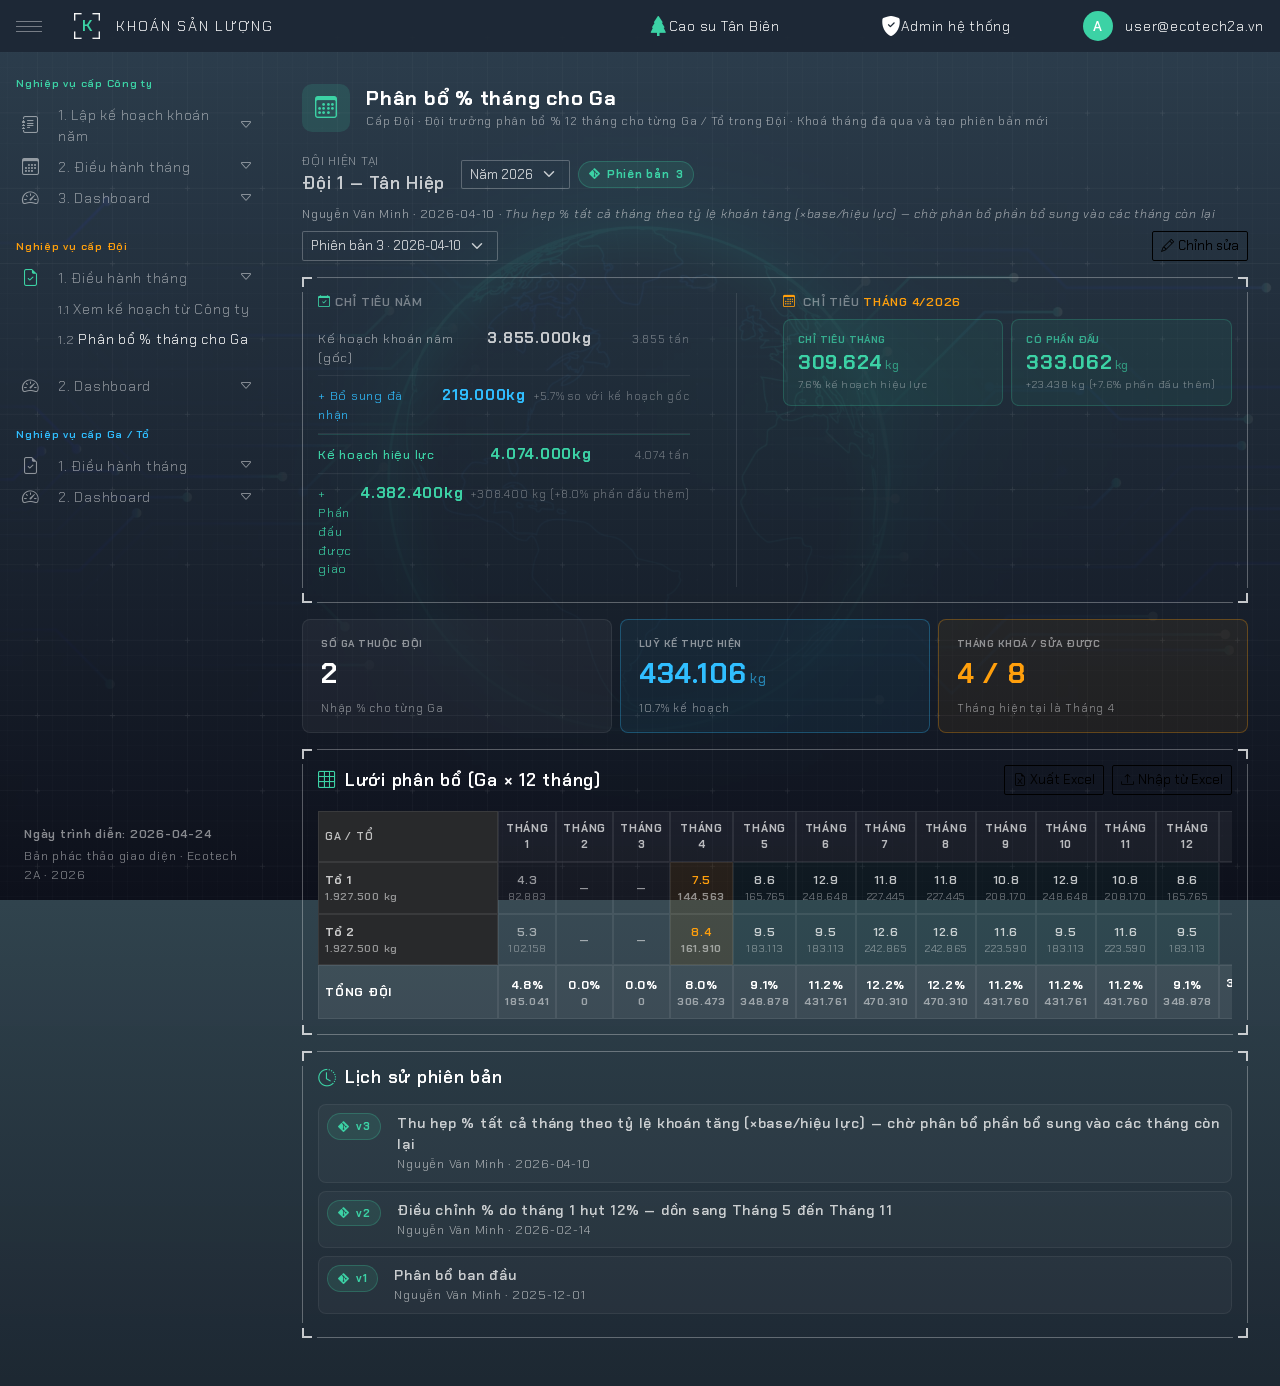
<file: doi-1-2-phan-bo-thang.html>
﻿<!DOCTYPE html>
<html lang="vi" data-bs-theme="dark">
<head>
	<meta charset="utf-8">
	<title>Khoán sản lượng | Đội 1.2 Phân bổ % tháng cho Ga</title>
	<meta name="viewport" content="width=device-width, initial-scale=1">
	<link href="hud_admin_v2.3/template_html/dist/assets/css/vendor.min.css" rel="stylesheet">
	<link href="hud_admin_v2.3/template_html/dist/assets/css/app.min.css" rel="stylesheet">
	<link href="_app.css" rel="stylesheet">
</head>
<body>
	<div id="app" class="app">
		<div id="content" class="app-content">

			<div class="ksl-page-header">
				<div class="page-icon"><i class="bi bi-calendar3"></i></div>
				<div>
					<h1>Phân bổ % tháng cho Ga</h1>
					<div class="subtitle">Cấp Đội · Đội trưởng phân bổ % 12 tháng cho từng Ga / Tổ trong Đội · Khoá tháng đã qua và tạo phiên bản mới</div>
				</div>
			</div>

			<div class="ksl-note warn" id="m2-note" style="display:none;">
				<strong><i class="bi bi-exclamation-triangle me-1"></i>Công ty này áp dụng mô hình 2</strong> — bỏ qua cấp Ga, Đội phân khoán thẳng xuống phần cây. Màn hình này sẽ chuyển sang phân bổ cho <em>phần cây</em> thay vì Ga.
			</div>

			<!-- Thanh điều khiển -->
			<div class="d-flex flex-wrap gap-2 mb-3 align-items-center">
				<div class="me-2">
					<div class="small text-inverse text-opacity-50">ĐỘI HIỆN TẠI</div>
					<div class="fw-bold fs-5" id="team-name">—</div>
				</div>
				<select class="form-select form-select-sm w-auto" id="sel-year"></select>
				<span class="ksl-version-pill" id="version-badge" style="display:none;"><i class="bi bi-git"></i>Phiên bản <span id="cur-version">1</span></span>
				<span class="small text-inverse text-opacity-60" id="version-meta"></span>
				<select class="form-select form-select-sm w-auto" id="sel-version" style="display:none;"></select>
				<div class="ms-auto d-flex gap-2" id="detail-actions"></div>
			</div>

			<!-- Tóm tắt chỉ tiêu năm + tháng -->
			<div class="card mb-3">
				<div class="card-body p-3">
					<div class="row g-3">
						<div class="col-lg-5">
							<div class="small fw-bold text-inverse text-opacity-40 mb-2">
								<i class="bi bi-calendar-check me-1 text-theme"></i>CHỈ TIÊU NĂM
							</div>
							<div class="ksl-plan-row">
								<span class="pr-lbl">Kế hoạch khoán năm (gốc)</span>
								<span class="pr-val" id="k-base">—</span>
								<span class="pr-sub" id="k-base-sub">—</span>
							</div>
							<div class="ksl-plan-row">
								<span class="pr-lbl" style="color:var(--bs-info)">+ Bổ sung đã nhận</span>
								<span class="pr-val" style="color:var(--bs-info)" id="k-supp">—</span>
								<span class="pr-sub" id="k-supp-sub">—</span>
							</div>
							<div class="ksl-plan-row" style="border-top:1px solid rgba(var(--bs-theme-rgb),0.18)">
								<span class="pr-lbl fw-semibold" style="color:var(--bs-theme)">Kế hoạch hiệu lực</span>
								<span class="pr-val" style="color:var(--bs-theme)" id="k-eff">—</span>
								<span class="pr-sub" id="k-eff-sub">—</span>
							</div>
							<div class="ksl-plan-row">
								<span class="pr-lbl" style="color:var(--bs-success)">+ Phấn đấu được giao</span>
								<span class="pr-val" style="color:var(--bs-success)" id="k-strive">—</span>
								<span class="pr-sub" id="k-strive-sub">—</span>
							</div>
						</div>
						<div class="col-lg-1 d-none d-lg-flex justify-content-center">
							<div style="width:1px;background:rgba(var(--bs-inverse-rgb),0.1);height:100%;min-height:120px"></div>
						</div>
						<div class="col-lg-6">
							<div class="small fw-bold text-inverse text-opacity-40 mb-2">
								<i class="bi bi-calendar3 me-1 text-warning"></i>
								CHỈ TIÊU <span id="month-section-label" class="text-warning">THÁNG HIỆN TẠI</span>
							</div>
							<div class="ksl-month-spot">
								<div class="ms-item primary">
									<div class="ms-lbl">Chỉ tiêu tháng</div>
									<div class="ms-val" id="km-base">—</div>
									<div class="ms-sub" id="km-base-sub">—</div>
								</div>
								<div class="ms-item strive">
									<div class="ms-lbl">Có phấn đấu</div>
									<div class="ms-val" id="km-total">—</div>
									<div class="ms-sub" id="km-eff-sub">—</div>
								</div>
							</div>
						</div>
					</div>
				</div>
				<div class="card-arrow">
					<div class="card-arrow-top-left"></div><div class="card-arrow-top-right"></div>
					<div class="card-arrow-bottom-left"></div><div class="card-arrow-bottom-right"></div>
				</div>
			</div>

			<!-- KPIs phụ -->
			<div class="row g-2 mb-3">
				<div class="col-md-4 col-6">
					<div class="ksl-kpi">
						<div class="lbl">Số Ga thuộc Đội</div>
						<div class="val" id="k-sta">—</div>
						<div class="sub">Nhập % cho từng Ga</div>
					</div>
				</div>
				<div class="col-md-4 col-6">
					<div class="ksl-kpi accent-info">
						<div class="lbl">Luỹ kế thực hiện</div>
						<div class="val" id="k-done">—</div>
						<div class="sub" id="k-done-sub">—</div>
					</div>
				</div>
				<div class="col-md-4 col-6">
					<div class="ksl-kpi accent-warn">
						<div class="lbl">Tháng khoá / sửa được</div>
						<div class="val"><span id="k-locked">—</span> / <span id="k-open">—</span></div>
						<div class="sub">Tháng hiện tại là Tháng <span id="k-curm">—</span></div>
					</div>
				</div>
			</div>

			<!-- Gợi ý trạng thái -->
			<div id="edit-hint" class="ksl-note mb-3" style="display:none;"></div>

			<!-- Lý do chỉnh sửa -->
			<div id="reason-block" class="mb-3 p-3 rounded-3" style="display:none;background:rgba(var(--bs-warning-rgb),0.06);border:1px solid rgba(var(--bs-warning-rgb),0.2);">
				<label class="form-label small fw-bold text-warning"><i class="bi bi-exclamation-circle me-1"></i>Lý do điều chỉnh <span class="text-danger">*</span></label>
				<textarea class="form-control" id="edit-reason" rows="2" placeholder="Bắt buộc nhập lý do trước khi lưu"></textarea>
			</div>

			<div class="card mb-3">
				<div class="card-body">
					<div class="d-flex align-items-center mb-3 justify-content-between">
						<h5 class="fw-bold mb-0"><i class="bi bi-grid-3x3 me-2 text-theme"></i>Lưới phân bổ (Ga × 12 tháng)</h5>
						<div class="d-flex gap-2">
							<button class="btn btn-sm btn-outline-inverse"><i class="bi bi-file-earmark-excel me-1"></i>Xuất Excel</button>
							<button class="btn btn-sm btn-outline-inverse"><i class="bi bi-upload me-1"></i>Nhập từ Excel</button>
						</div>
					</div>
					<div class="table-responsive">
						<table class="ksl-monthly-grid w-100" id="matrix"></table>
					</div>
				</div>
				<div class="card-arrow">
					<div class="card-arrow-top-left"></div><div class="card-arrow-top-right"></div>
					<div class="card-arrow-bottom-left"></div><div class="card-arrow-bottom-right"></div>
				</div>
			</div>

			<div class="card mb-3" id="history-card" style="display:none;">
				<div class="card-body">
					<h5 class="fw-bold mb-3"><i class="bi bi-clock-history me-2 text-theme"></i>Lịch sử phiên bản</h5>
					<div id="version-history"></div>
				</div>
				<div class="card-arrow">
					<div class="card-arrow-top-left"></div><div class="card-arrow-top-right"></div>
					<div class="card-arrow-bottom-left"></div><div class="card-arrow-bottom-right"></div>
				</div>
			</div>

		</div>
	</div>

	<script src="_data.js"></script>
	<script src="_shell.js"></script>
	<script>Shell.render({ activePageId: 'doi-1-2', scope: 'doi' });</script>

	<script src="hud_admin_v2.3/template_html/dist/assets/js/vendor.min.js"></script>
	<script src="hud_admin_v2.3/template_html/dist/assets/js/app.min.js"></script>

	<script>
	(function () {
		const state = Shell.getState();
		const company = KSL_DATA.getCompany(state.companyId);
		const D = KSL_DATA;
		const team = company.teams.find(t => t.id === state.teamId) || company.teams[0];

		document.getElementById('team-name').textContent = team.name;
		if (company.model === '2') document.getElementById('m2-note').style.display = '';

		const years = Object.keys(company.plans).map(Number).sort((a,b)=>b-a);
		const selYear = document.getElementById('sel-year');
		selYear.innerHTML = years.map(y => `<option value="${y}" ${y === D.currentYear ? 'selected' : ''}>Năm ${y}</option>`).join('');
		selYear.addEventListener('change', () => render(parseInt(selYear.value)));

		let isEditing = false;
		let draftPcts = {};

		function getStas() {
			return (company.model === '2')
				? (team.lots || []).map(l => ({ id: l.id, name: l.name, trees: l.trees }))
				: (team.stations || []);
		}

		function render(year) {
			const kp = company.plans[year];
			const versions = company.monthlyVersions[year] || [];
			const hasData = versions.length > 0;
			isEditing = false;

			// Tính kế hoạch
			const teams = company.teams;
			const idx = teams.findIndex(t => t.id === team.id);
			const share = (1 / teams.length) * (0.9 + idx * 0.1);
			const teamPlan = Math.round(kp.total * share);
			const supp = (company.supplementary || []).filter(s => s.date.startsWith(String(year))).reduce((s, x) => s + x.kg, 0);
			const suppTeam = Math.round(supp * share);
			const effective = teamPlan + suppTeam;
			const strivePlan = company.strivePlans[year] ? Math.round(company.strivePlans[year].total * share) : 0;
			const vers = versions;
			const latest = vers[vers.length - 1];
			const pcts = (latest && latest.percents) ? latest.percents : D.DEFAULT_MONTH_PERCENT;
			const stas = getStas();
			const curM = year === D.currentYear ? D.currentMonth : (year < D.currentYear ? 12 : 0);

			// CHỈ TIÊU NĂM
			document.getElementById('k-base').innerHTML = D.fmtNum(teamPlan) + '<span class="unit">kg</span>';
			document.getElementById('k-base-sub').textContent = D.fmtTon(teamPlan);
			document.getElementById('k-supp').innerHTML = D.fmtNum(suppTeam) + '<span class="unit">kg</span>';
			document.getElementById('k-supp-sub').textContent = suppTeam ? `+${(suppTeam/teamPlan*100).toFixed(1)}% so với kế hoạch gốc` : 'Chưa nhận';
			document.getElementById('k-eff').innerHTML = D.fmtNum(effective) + '<span class="unit">kg</span>';
			document.getElementById('k-eff-sub').textContent = D.fmtTon(effective);
			document.getElementById('k-strive').innerHTML = D.fmtNum(effective + strivePlan) + '<span class="unit">kg</span>';
			document.getElementById('k-strive-sub').textContent = strivePlan ? `+${D.fmtNum(strivePlan)} kg (+${(strivePlan/teamPlan*100).toFixed(1)}% phấn đấu thêm)` : '—';

			// CHỈ TIÊU THÁNG
			const displayMonth = curM > 0 ? curM : 1;
			const mIdx = displayMonth - 1;
			document.getElementById('month-section-label').textContent = `THÁNG ${displayMonth}/${year}`;
			const mEff = Math.round(effective * pcts[mIdx] / 100);
			const mStrive = strivePlan ? Math.round(strivePlan * pcts[mIdx] / 100) : 0;
			document.getElementById('km-base').innerHTML = D.fmtNum(mEff) + '<span class="unit">kg</span>';
			document.getElementById('km-base-sub').textContent = `${pcts[mIdx]}% kế hoạch hiệu lực`;
			document.getElementById('km-total').innerHTML = D.fmtNum(mEff + mStrive) + '<span class="unit">kg</span>';
			document.getElementById('km-eff-sub').textContent = mStrive ? `+${D.fmtNum(mStrive)} kg (+${(mStrive/mEff*100).toFixed(1)}% phấn đấu thêm)` : D.fmtTon(mEff);

			// KPIs phụ
			document.getElementById('k-sta').textContent = stas.length;
			document.getElementById('k-curm').textContent = curM || '—';
			document.getElementById('k-locked').textContent = curM;
			document.getElementById('k-open').textContent = 12 - curM;
			const actualData = D.mockMonthlyActual(effective, pcts);
			const done = actualData.slice(0, curM).reduce((s, a) => s + a.actual, 0);
			document.getElementById('k-done').innerHTML = D.fmtNum(done) + '<span class="unit">kg</span>';
			document.getElementById('k-done-sub').textContent = `${(done/effective*100).toFixed(1)}% kế hoạch`;

			if (!hasData) {
				draftPcts = {};
				stas.forEach(s => { draftPcts[s.id] = new Array(12).fill(0); });
				renderEmpty(year, teamPlan, stas, curM);
			} else {
				renderView(year, teamPlan, stas, curM, versions);
			}
		}

		function renderEmpty(year, teamPlan, stas, curM) {
			document.getElementById('sel-version').style.display = 'none';
			document.getElementById('version-badge').style.display = 'none';
			document.getElementById('version-meta').textContent = 'Chưa có phân bổ — nhập % cho từng Ga, tổng mỗi dòng phải = 100%';
			document.getElementById('reason-block').style.display = 'none';
			document.getElementById('edit-hint').className = 'ksl-note info mb-3';
			document.getElementById('edit-hint').innerHTML = '<i class="bi bi-info-circle me-1"></i>Nhập % cho 12 tháng của mỗi Ga. Tổng mỗi dòng phải đúng <strong>100%</strong> thì mới cho phép lưu.';
			document.getElementById('edit-hint').style.display = '';
			document.getElementById('history-card').style.display = 'none';

			const btn = document.createElement('button');
			btn.className = 'btn btn-theme btn-sm';
			btn.id = 'btn-do-save';
			btn.disabled = true;
			btn.innerHTML = '<i class="bi bi-save me-1"></i>Lưu phân bổ';
			document.getElementById('detail-actions').innerHTML = '';
			document.getElementById('detail-actions').appendChild(btn);

			renderMatrix(teamPlan, stas, curM, true, false);
			attachListeners(year, teamPlan, stas, curM, false);
		}

		function renderView(year, teamPlan, stas, curM, versions) {
			const sel = document.getElementById('sel-version');
			sel.style.display = '';
			sel.innerHTML = versions.slice().reverse()
				.map(v => `<option value="${v.v}">Phiên bản ${v.v} · ${v.createdAt}</option>`).join('');

			function showV(vNum) {
				const v = versions.find(x => x.v === vNum) || versions[versions.length - 1];
				document.getElementById('version-badge').style.display = '';
				document.getElementById('cur-version').textContent = v.v;
				document.getElementById('version-meta').innerHTML = `${v.createdBy} · ${v.createdAt} · <em>${v.note}</em>`;
			}
			showV(versions[versions.length - 1].v);
			sel.onchange = () => showV(parseInt(sel.value));

			document.getElementById('reason-block').style.display = 'none';
			document.getElementById('edit-hint').style.display = 'none';
			document.getElementById('detail-actions').innerHTML = `
				<button class="btn btn-outline-inverse btn-sm" id="btn-start-edit">
					<i class="bi bi-pencil me-1"></i>Chỉnh sửa
				</button>`;
			document.getElementById('btn-start-edit').addEventListener('click', () => {
				renderEditMode(year, teamPlan, stas, curM, versions);
			});

			renderMatrix(teamPlan, stas, curM, false, false);
			renderHistory(versions);
		}

		function renderEditMode(year, teamPlan, stas, curM, versions) {
			isEditing = true;
			const latest = versions[versions.length - 1];
			document.getElementById('sel-version').style.display = 'none';
			document.getElementById('version-badge').style.display = '';
			document.getElementById('cur-version').textContent = latest.v;
			document.getElementById('version-meta').innerHTML = `Đang chỉnh sửa — sẽ tạo Phiên bản ${latest.v + 1}`;
			document.getElementById('reason-block').style.display = '';
			document.getElementById('edit-hint').className = 'ksl-note warn mb-3';
			document.getElementById('edit-hint').innerHTML = '<i class="bi bi-exclamation-circle me-1"></i>Chỉ các tháng từ <strong>Tháng ' + (curM + 1) + '</strong> trở đi mới chỉnh được. Tổng mỗi dòng phải = 100% và bắt buộc nhập lý do trước khi lưu.';
			document.getElementById('edit-hint').style.display = '';

			document.getElementById('detail-actions').innerHTML = `
				<button class="btn btn-outline-inverse btn-sm" id="btn-cancel"><i class="bi bi-x me-1"></i>Huỷ</button>
				<button class="btn btn-theme btn-sm" id="btn-do-save" disabled><i class="bi bi-save me-1"></i>Lưu thay đổi</button>`;
			document.getElementById('btn-cancel').addEventListener('click', () => {
				isEditing = false;
				render(year);
			});

			// Khởi tạo draft từ dữ liệu hiện tại
			draftPcts = {};
			stas.forEach((s, si) => {
				const raw = D.DEFAULT_MONTH_PERCENT.map((v, i) => {
					const jitter = ((si * 5 + i * 3) % 4) - 2;
					return Math.max(0, v === 0 ? 0 : v + jitter);
				});
				const sum = raw.reduce((a,b)=>a+b,0);
				draftPcts[s.id] = raw.map(p => parseFloat((p/sum*100).toFixed(1)));
			});

			renderMatrix(teamPlan, stas, curM, true, true);
			attachListeners(year, teamPlan, stas, curM, true);
			renderHistory(versions);
		}

		function renderMatrix(teamPlan, stas, curM, editable, lockPast) {
			const months = D.MONTHS_SHORT;
			const totalTrees = stas.reduce((s, x) => s + (x.trees || 400), 0);
			let html = '<thead><tr><th class="sticky-col">Ga / Tổ</th>';
			for (let m = 1; m <= 12; m++) {
				const cls = m < curM ? 'month-past' : (m === curM ? 'month-current' : 'month-future');
				html += `<th class="${cls}">${months[m-1]}</th>`;
			}
			html += '<th>Tổng</th></tr></thead><tbody>';

			let monthTotals = new Array(12).fill(0);
			stas.forEach((s, si) => {
				if (!draftPcts[s.id]) {
					const raw = D.DEFAULT_MONTH_PERCENT.map((v, i) => {
						const jitter = ((si * 5 + i * 3) % 4) - 2;
						return Math.max(0, v === 0 ? 0 : v + jitter);
					});
					const sum = raw.reduce((a,b)=>a+b,0);
					draftPcts[s.id] = raw.map(p => parseFloat((p/sum*100).toFixed(1)));
				}
				const pcts = draftPcts[s.id];
				const sum = pcts.reduce((a,b)=>a+b,0);
				const isValid = Math.abs(sum - 100) < 0.5;
				const staPlan = Math.round(teamPlan * ((s.trees || 400) / totalTrees));

				html += `<tr data-row="${s.id}"><td class="sticky-col"><strong>${s.name}</strong><div class="small text-inverse text-opacity-50">${D.fmtKg(staPlan)}</div></td>`;
				pcts.forEach((p, i) => {
					const m = i + 1;
					const isPast = m <= curM;
					const canEdit = editable && (!lockPast || !isPast);
					const cls = m < curM ? 'month-past' : (m === curM ? 'month-current' : 'month-future');
					const kg = Math.round(staPlan * p / 100);
					monthTotals[i] += kg;
					const cell = canEdit
						? `<input type="number" step="0.1" min="0" max="100" value="${p}" data-row="${s.id}" data-month="${i}" class="pct-input fw-bold"/><div class="small text-inverse text-opacity-50">${D.fmtNum(kg)}</div>`
						: `<span class="fw-bold">${p > 0 ? p : '—'}</span><div class="small text-inverse text-opacity-50">${p > 0 ? D.fmtNum(kg) : ''}</div>`;
					html += `<td class="${cls}">${cell}</td>`;
				});
				const sumCls = isValid ? 'text-success' : 'text-danger fw-bold';
				html += `<td class="${sumCls}" data-row-total="${s.id}">${sum.toFixed(1)}%</td></tr>`;
			});

			html += `<tr class="total-row"><td class="sticky-col">TỔNG ĐỘI</td>`;
			let grand = 0;
			monthTotals.forEach((v, i) => {
				grand += v;
				const m = i + 1;
				const cls = m < curM ? 'month-past' : (m === curM ? 'month-current' : 'month-future');
				html += `<td class="${cls}"><strong>${teamPlan ? ((v/teamPlan)*100).toFixed(1)+'%' : '—'}</strong><div class="small text-inverse text-opacity-50">${D.fmtNum(v)}</div></td>`;
			});
			html += `<td><strong>${D.fmtKg(grand)}</strong></td></tr></tbody>`;
			document.getElementById('matrix').innerHTML = html;
		}

		function attachListeners(year, teamPlan, stas, curM, isEditMode) {
			document.getElementById('matrix').addEventListener('input', e => {
				const inp = e.target.closest('.pct-input');
				if (!inp) return;
				const rid = inp.dataset.row;
				const mi = parseInt(inp.dataset.month);
				draftPcts[rid][mi] = parseFloat(inp.value) || 0;
				const sum = draftPcts[rid].reduce((a,b)=>a+b,0);
				const el = document.querySelector(`[data-row-total="${rid}"]`);
				if (el) {
					el.textContent = sum.toFixed(1) + '%';
					el.className = Math.abs(sum - 100) < 0.5 ? 'text-success' : 'text-danger fw-bold';
				}
				checkCanSave(stas, isEditMode);
			});
			if (isEditMode) {
				document.getElementById('edit-reason').addEventListener('input', () => checkCanSave(stas, true));
			}
		}

		function checkCanSave(stas, isEditMode) {
			const allValid = stas.every(s => {
				const sum = (draftPcts[s.id] || []).reduce((a,b)=>a+b,0);
				return Math.abs(sum - 100) < 0.5;
			});
			const reasonOk = !isEditMode || (document.getElementById('edit-reason')?.value?.trim().length > 0);
			const btn = document.getElementById('btn-do-save');
			if (btn) {
				btn.disabled = !(allValid && reasonOk);
				btn.onclick = allValid && reasonOk ? () => doSave(isEditMode) : null;
			}
		}

		function doSave(isEditMode) {
			const year = parseInt(selYear.value);
			if (!company.monthlyVersions[year]) company.monthlyVersions[year] = [];
			const versions = company.monthlyVersions[year];
			const newV = versions.length + 1;
			const reason = isEditMode
				? (document.getElementById('edit-reason')?.value?.trim() || 'Điều chỉnh')
				: 'Phân bổ ban đầu';
			versions.push({ v: newV, createdAt: D.currentDate, createdBy: team.name + ' (Đội trưởng)', note: reason });
			isEditing = false;
			render(year);
		}

		function renderHistory(versions) {
			document.getElementById('history-card').style.display = '';
			document.getElementById('version-history').innerHTML = versions.slice().reverse().map(v => `
				<div class="d-flex align-items-start gap-3 p-2 rounded-3 mb-2" style="background:rgba(var(--bs-inverse-rgb),0.03);border:1px solid rgba(var(--bs-inverse-rgb),0.06);">
					<div class="ksl-version-pill"><i class="bi bi-git"></i>v${v.v}</div>
					<div class="flex-1">
						<div class="fw-bold">${v.note}</div>
						<div class="small text-inverse text-opacity-60">${v.createdBy} · ${v.createdAt}</div>
					</div>
				</div>`).join('');
		}

		render(parseInt(selYear.value));
	})();
	</script>
</body>
</html>
</file>
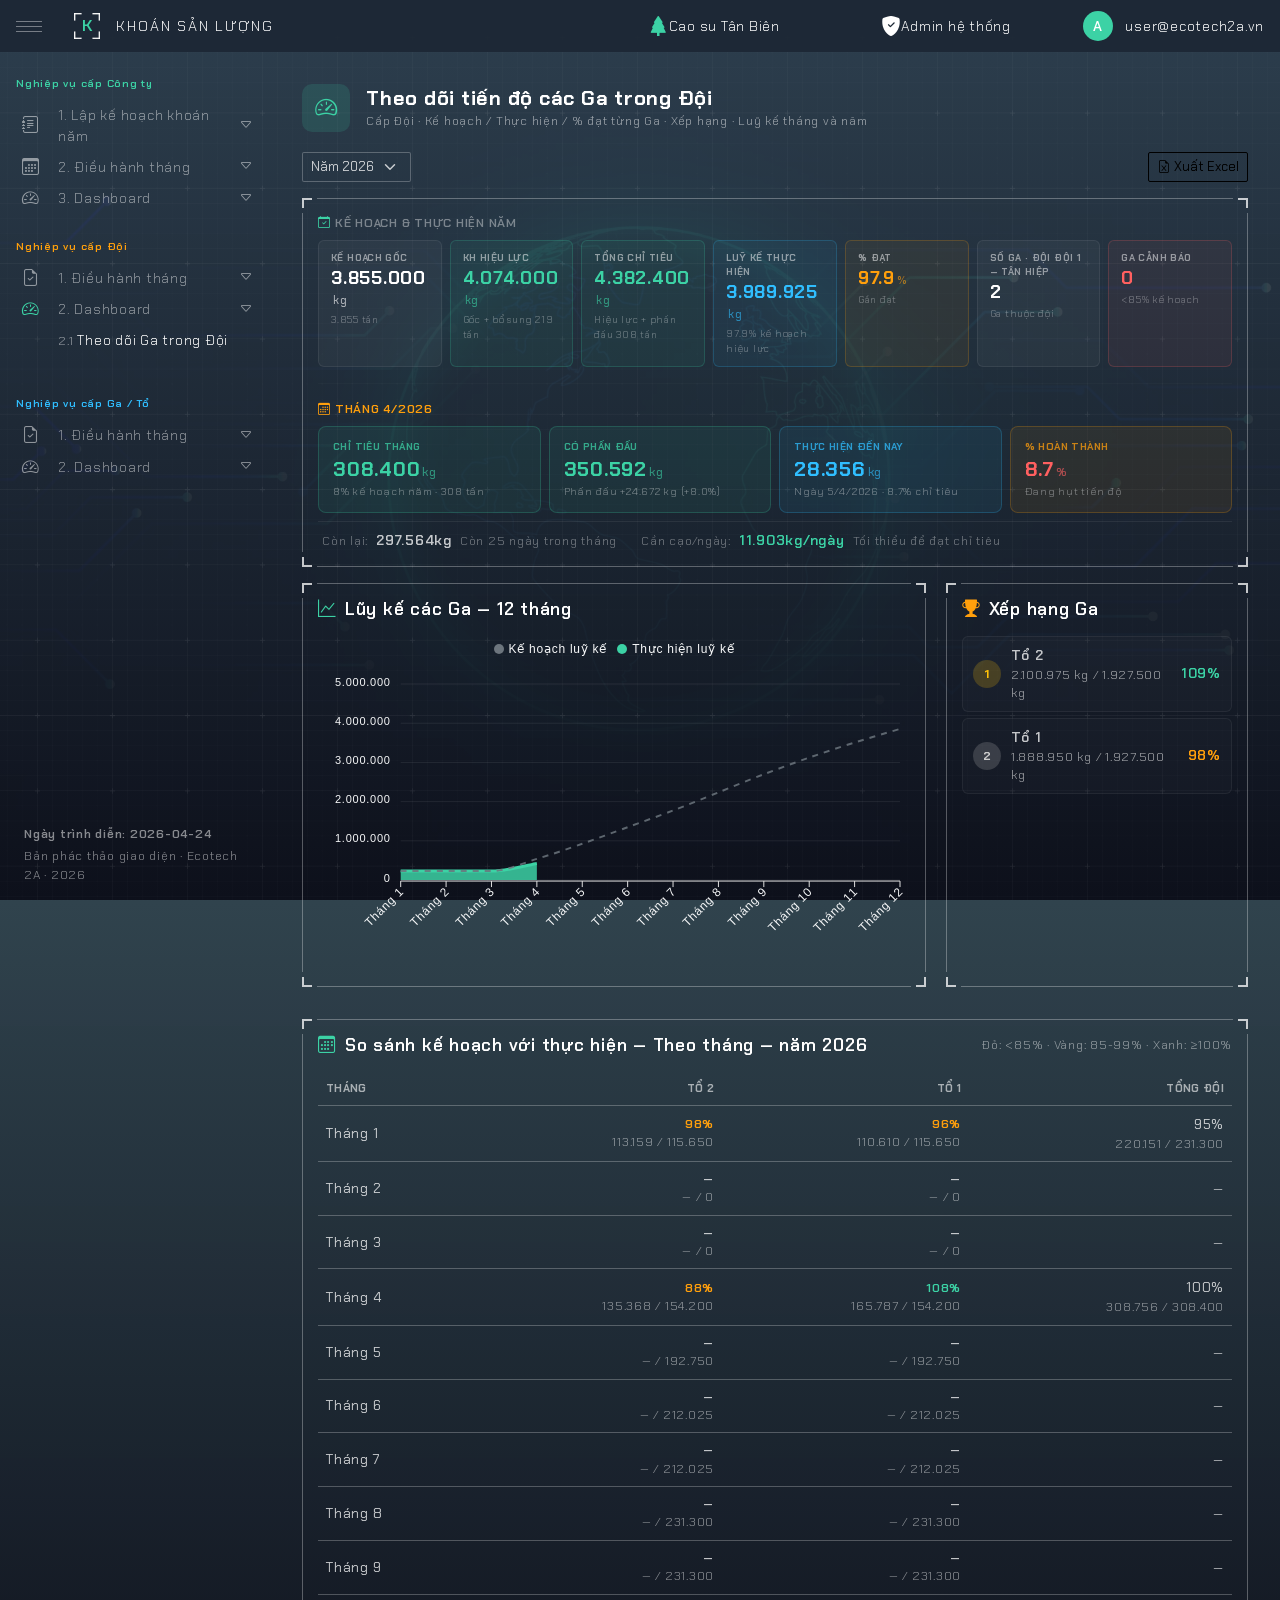
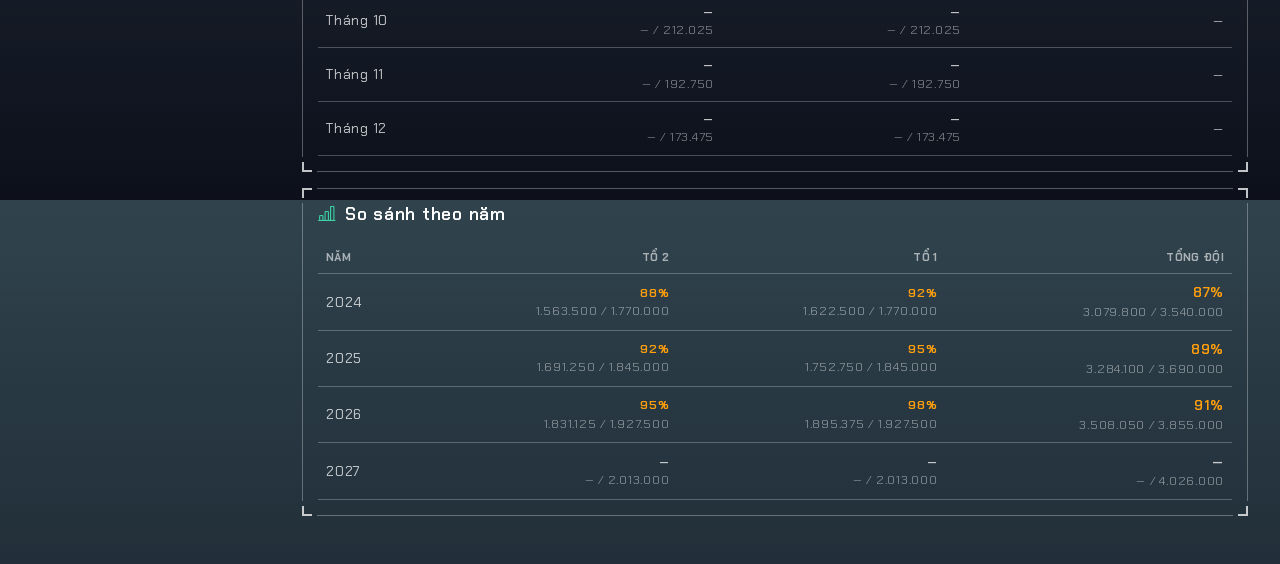
<file: doi-2-1-dashboard.html>
<!DOCTYPE html>
<html lang="vi" data-bs-theme="dark">
<head>
	<meta charset="utf-8">
	<title>Khoán sản lượng | Đội 2.1 Dashboard</title>
	<meta name="viewport" content="width=device-width, initial-scale=1">
	<link href="hud_admin_v2.3/template_html/dist/assets/css/vendor.min.css" rel="stylesheet">
	<link href="hud_admin_v2.3/template_html/dist/assets/css/app.min.css" rel="stylesheet">
	<link href="_app.css" rel="stylesheet">
</head>
<body>
	<div id="app" class="app">
		<div id="content" class="app-content">

			<div class="ksl-page-header">
				<div class="page-icon"><i class="bi bi-speedometer2"></i></div>
				<div>
					<h1>Theo dõi tiến độ các Ga trong Đội</h1>
					<div class="subtitle">Cấp Đội · Kế hoạch / Thực hiện / % đạt từng Ga · Xếp hạng · Luỹ kế tháng và năm</div>
				</div>
			</div>

			<!-- Toolbar -->
			<div class="d-flex flex-wrap gap-2 mb-3 align-items-center">
				<select class="form-select form-select-sm w-auto" id="sel-year"></select>
				<div class="ms-auto d-flex gap-2">
					<button class="btn btn-sm btn-outline-inverse"><i class="bi bi-file-earmark-excel me-1"></i>Xuất Excel</button>
				</div>
			</div>

			<!-- Tóm tắt năm + tháng gộp -->
			<div class="card mb-3">
				<div class="card-body">
					<!-- Năm -->
					<div class="small fw-bold text-inverse text-opacity-40 mb-2">
						<i class="bi bi-calendar-check me-1 text-theme"></i>KẾ HOẠCH &amp; THỰC HIỆN NĂM
					</div>
					<div class="ksl-kpi-strip mb-3">
						<div class="ks-item">
							<div class="ks-lbl">Kế hoạch gốc</div>
							<div class="ks-val" id="k-plan">—</div>
							<div class="ks-sub" id="k-plan-sub">—</div>
						</div>
						<div class="ks-item accent-theme">
							<div class="ks-lbl">KH hiệu lực</div>
							<div class="ks-val" id="k-effective">—</div>
							<div class="ks-sub" id="k-effective-sub">—</div>
						</div>
						<div class="ks-item accent-theme">
							<div class="ks-lbl">Tổng chỉ tiêu</div>
							<div class="ks-val" id="k-total-target">—</div>
							<div class="ks-sub" id="k-total-target-sub">—</div>
						</div>
						<div class="ks-item accent-info">
							<div class="ks-lbl">Luỹ kế thực hiện</div>
							<div class="ks-val" id="k-done">—</div>
							<div class="ks-sub" id="k-done-sub">—</div>
						</div>
						<div class="ks-item accent-warn">
							<div class="ks-lbl">% đạt</div>
							<div class="ks-val" id="k-pct">—</div>
							<div class="ks-sub" id="k-pct-sub">—</div>
						</div>
						<div class="ks-item">
							<div class="ks-lbl">Số Ga · Đội <span id="k-team">—</span></div>
							<div class="ks-val" id="k-stas">—</div>
							<div class="ks-sub">Ga thuộc đội</div>
						</div>
						<div class="ks-item accent-danger">
							<div class="ks-lbl">Ga cảnh báo</div>
							<div class="ks-val" id="k-alert">—</div>
							<div class="ks-sub">&lt;85% kế hoạch</div>
						</div>
					</div>
					<hr style="border-color:rgba(var(--bs-inverse-rgb),0.08);margin:0 0 16px">
					<!-- Tháng -->
					<div class="small fw-bold text-inverse text-opacity-40 mb-2">
						<i class="bi bi-calendar3 me-1 text-warning"></i><span id="month-label" class="text-warning">THÁNG HIỆN TẠI</span>
					</div>
					<div class="ksl-month-spot mb-2">
						<div class="ms-item primary">
							<div class="ms-lbl">Chỉ tiêu tháng</div>
							<div class="ms-val" id="km-plan">—</div>
							<div class="ms-sub" id="km-plan-sub">—</div>
						</div>
						<div class="ms-item strive">
							<div class="ms-lbl">Có phấn đấu</div>
							<div class="ms-val" id="km-total">—</div>
							<div class="ms-sub" id="km-total-sub">—</div>
						</div>
						<div class="ms-item" style="background:rgba(var(--bs-info-rgb),0.07);border-color:rgba(var(--bs-info-rgb),0.22)">
							<div class="ms-lbl" style="color:rgba(var(--bs-info-rgb),0.75)">Thực hiện đến nay</div>
							<div class="ms-val" style="color:var(--bs-info)" id="km-actual">—</div>
							<div class="ms-sub" id="km-actual-sub">—</div>
						</div>
						<div class="ms-item" style="background:rgba(var(--bs-warning-rgb),0.07);border-color:rgba(var(--bs-warning-rgb),0.22)">
							<div class="ms-lbl" style="color:rgba(var(--bs-warning-rgb),0.75)">% hoàn thành</div>
							<div class="ms-val" id="km-pct">—</div>
							<div class="ms-sub" id="km-pct-sub">—</div>
						</div>
					</div>
					<div class="d-flex flex-wrap gap-4 pt-2 ps-1 border-top" style="border-color:rgba(var(--bs-inverse-rgb),0.07)!important">
						<div class="d-flex align-items-baseline gap-2">
							<span class="small text-inverse text-opacity-40">Còn lại:</span>
							<span class="fw-bold" id="km-remaining">—</span>
							<span class="small text-inverse text-opacity-40" id="km-remaining-sub">—</span>
						</div>
						<div class="d-flex align-items-baseline gap-2">
							<span class="small text-inverse text-opacity-40">Cần cạo/ngày:</span>
							<span class="fw-bold text-theme" id="km-daily">—</span>
							<span class="small text-inverse text-opacity-40" id="km-daily-sub">—</span>
						</div>
					</div>
				</div>
				<div class="card-arrow">
					<div class="card-arrow-top-left"></div><div class="card-arrow-top-right"></div>
					<div class="card-arrow-bottom-left"></div><div class="card-arrow-bottom-right"></div>
				</div>
			</div>

			<!-- Chart + Ranking -->
			<div class="row mb-3">
				<div class="col-lg-8 mb-3">
					<div class="card h-100">
						<div class="card-body">
							<h5 class="fw-bold mb-3"><i class="bi bi-graph-up me-2 text-theme"></i>Lũy kế các Ga — 12 tháng</h5>
							<div id="chart" style="height:320px;"></div>
						</div>
						<div class="card-arrow">
							<div class="card-arrow-top-left"></div><div class="card-arrow-top-right"></div>
							<div class="card-arrow-bottom-left"></div><div class="card-arrow-bottom-right"></div>
						</div>
					</div>
				</div>
				<div class="col-lg-4 mb-3">
					<div class="card h-100">
						<div class="card-body">
							<h5 class="fw-bold mb-3"><i class="bi bi-trophy-fill me-2 text-warning"></i>Xếp hạng Ga</h5>
							<div id="rank-list"></div>
						</div>
						<div class="card-arrow">
							<div class="card-arrow-top-left"></div><div class="card-arrow-top-right"></div>
							<div class="card-arrow-bottom-left"></div><div class="card-arrow-bottom-right"></div>
						</div>
					</div>
				</div>
			</div>

			<!-- Bảng theo tháng -->
			<div class="card mb-3">
				<div class="card-body">
					<div class="d-flex align-items-center mb-3 flex-wrap gap-2">
						<h5 class="fw-bold mb-0 flex-1"><i class="bi bi-calendar3 me-2 text-theme"></i>So sánh kế hoạch với thực hiện — <span id="tbl-month-year">Theo tháng</span></h5>
						<span class="small text-inverse text-opacity-50">Đỏ: &lt;85% · Vàng: 85-99% · Xanh: ≥100%</span>
					</div>
					<div class="table-responsive">
						<table class="table table-ksl align-middle mb-0" id="tbl-month"></table>
					</div>
				</div>
				<div class="card-arrow">
					<div class="card-arrow-top-left"></div><div class="card-arrow-top-right"></div>
					<div class="card-arrow-bottom-left"></div><div class="card-arrow-bottom-right"></div>
				</div>
			</div>

			<!-- Bảng theo năm -->
			<div class="card mb-3">
				<div class="card-body">
					<h5 class="fw-bold mb-3"><i class="bi bi-bar-chart-line me-2 text-theme"></i>So sánh theo năm</h5>
					<div class="table-responsive">
						<table class="table table-ksl align-middle mb-0" id="tbl-year"></table>
					</div>
				</div>
				<div class="card-arrow">
					<div class="card-arrow-top-left"></div><div class="card-arrow-top-right"></div>
					<div class="card-arrow-bottom-left"></div><div class="card-arrow-bottom-right"></div>
				</div>
			</div>

		</div>
	</div>

	<script src="_data.js"></script>
	<script src="_shell.js"></script>
	<script>Shell.render({ activePageId: 'doi-2-1', scope: 'doi' });</script>

	<script src="hud_admin_v2.3/template_html/dist/assets/js/vendor.min.js"></script>
	<script src="hud_admin_v2.3/template_html/dist/assets/js/app.min.js"></script>
	<script src="hud_admin_v2.3/template_html/dist/assets/plugins/apexcharts/dist/apexcharts.min.js"></script>

	<script>
	(function () {
		const state = Shell.getState();
		const company = KSL_DATA.getCompany(state.companyId);
		const D = KSL_DATA;
		const team = company.teams.find(t => t.id === state.teamId) || company.teams[0];

		const years = Object.keys(company.plans).map(Number).sort((a,b)=>b-a);
		document.getElementById('sel-year').innerHTML = years.map(y => `<option value="${y}" ${y === D.currentYear ? 'selected' : ''}>Năm ${y}</option>`).join('');
		document.getElementById('k-team').textContent = team.name;
		document.getElementById('sel-year').onchange = render;

		let chart = null;

		function render() {
			const year = parseInt(document.getElementById('sel-year').value, 10);
			const kp = company.plans[year];
			const teams = company.teams;
			const idx = teams.findIndex(t => t.id === team.id);
			const teamPlan = Math.round(kp.total * (1/teams.length) * (0.9 + idx * 0.1));

			const stas = (company.model === '2') ? (team.lots || []).map(l => ({ id: l.id, name: l.name, trees: l.trees })) : (team.stations || []);
			const totalTrees = stas.reduce((s, x) => s + (x.trees || 400), 0);
			const staData = stas.map((s, si) => {
				const plan = Math.round(teamPlan * ((s.trees || 400) / totalTrees));
				const pct = 78 + (si * 11 + s.name.length * 5) % 35;
				const done = Math.round(plan * pct / 100);
				return { s, plan, done, pct };
			});
			staData.sort((a,b) => b.pct - a.pct);

			const totalPlan = staData.reduce((s, x) => s + x.plan, 0);
			const totalDone = staData.reduce((s, x) => s + x.done, 0);
			const suppTotal = (company.supplementary || []).filter(s => s.date.startsWith(String(year))).reduce((s, x) => s + x.kg, 0);
			const striveTotal = company.strivePlans[year] ? company.strivePlans[year].total : 0;
			const teamSupp = Math.round(suppTotal * (1/teams.length) * (0.9 + idx * 0.1));
			const teamStrive = Math.round(striveTotal * (1/teams.length) * (0.9 + idx * 0.1));
			const teamEffective = teamPlan + teamSupp;

			document.getElementById('k-plan').innerHTML = D.fmtNum(teamPlan) + '<span class="unit">kg</span>';
			document.getElementById('k-plan-sub').textContent = D.fmtTon(teamPlan);
			document.getElementById('k-effective').innerHTML = D.fmtNum(teamEffective) + '<span class="unit">kg</span>';
			document.getElementById('k-effective-sub').textContent = teamSupp ? `Gốc + bổ sung ${D.fmtTon(teamSupp)}` : 'Chưa có bổ sung';
			document.getElementById('k-total-target').innerHTML = D.fmtNum(teamEffective + teamStrive) + '<span class="unit">kg</span>';
			document.getElementById('k-total-target-sub').textContent = teamStrive ? `Hiệu lực + phấn đấu ${D.fmtTon(teamStrive)}` : 'Chưa có phấn đấu';
			document.getElementById('k-done').innerHTML = D.fmtNum(totalDone) + '<span class="unit">kg</span>';
			document.getElementById('k-done-sub').textContent = (totalDone / teamEffective * 100).toFixed(1) + '% kế hoạch hiệu lực';
			const pct = totalDone/teamEffective*100;
			document.getElementById('k-pct').innerHTML = pct.toFixed(1) + '<span class="unit">%</span>';
			document.getElementById('k-pct-sub').textContent = pct >= 100 ? 'Đạt / vượt' : (pct >= 85 ? 'Gần đạt' : 'Đang hụt');
			document.getElementById('k-stas').textContent = stas.length;
			document.getElementById('k-alert').textContent = staData.filter(x => x.pct < 85).length;

			// Ranking
			document.getElementById('rank-list').innerHTML = staData.map((x, i) => {
				const rnkCls = i === 0 ? 'gold' : i === 1 ? 'silver' : i === 2 ? 'bronze' : '';
				const pCls = x.pct >= 100 ? 'text-success' : x.pct >= 90 ? 'text-warning' : 'text-danger';
				return `<div class="ksl-rank-row">
					<div class="rnk ${rnkCls}">${i+1}</div>
					<div class="flex-1">
						<div class="fw-bold">${x.s.name}</div>
						<div class="small text-inverse text-opacity-60">${D.fmtKg(x.done)} / ${D.fmtKg(x.plan)}</div>
					</div>
					<div class="text-end fw-bold ${pCls}">${x.pct}%</div>
				</div>`;
			}).join('');

			// Chart
			if (chart) chart.destroy();
			const monthly = D.mockMonthlyActual(teamPlan, D.DEFAULT_MONTH_PERCENT);
			const curM = year === D.currentYear ? D.currentMonth : 12;

			// KPI tháng hiện tại
			{
				const displayMonth = curM > 0 ? curM : 1;
				const mIdx = displayMonth - 1;
				document.getElementById('month-label').textContent = `THÁNG ${displayMonth}/${year}`;

				const today = new Date();
				const daysInMonth = new Date(year, displayMonth, 0).getDate();
				const isCurrentMonth = year === D.currentYear && displayMonth === D.currentMonth;
				const dayOfMonth = isCurrentMonth ? today.getDate() : daysInMonth;
				const daysRemaining = isCurrentMonth ? Math.max(0, daysInMonth - dayOfMonth) : 0;

				const mPlanVal = monthly[mIdx].plan;
				const mEffVal = Math.round(mPlanVal * (teamEffective / teamPlan));
				const mStriveVal = teamStrive ? Math.round(teamStrive * D.DEFAULT_MONTH_PERCENT[mIdx] / 100) : 0;
				const mTotalVal = mEffVal + mStriveVal;

				const fullMonthActual = monthly[mIdx].actual;
				const monthIsDone = year < D.currentYear || (year === D.currentYear && displayMonth < D.currentMonth);
				const mActualVal = monthIsDone ? fullMonthActual
					: isCurrentMonth ? Math.round(fullMonthActual * (dayOfMonth / daysInMonth) * 0.88) : 0;

				const mPctVal = mActualVal ? (mActualVal / mEffVal * 100) : 0;
				const remainingVal = Math.max(0, mEffVal - mActualVal);
				const dailyNeeded = daysRemaining > 0 ? Math.ceil(remainingVal / daysRemaining) : 0;
				const pctCls = mPctVal >= 100 ? 'text-success' : mPctVal >= 85 ? 'text-warning' : mPctVal > 0 ? 'text-danger' : '';

				document.getElementById('km-plan').innerHTML = D.fmtNum(mPlanVal) + '<span class="unit">kg</span>';
				document.getElementById('km-plan-sub').textContent = `${D.DEFAULT_MONTH_PERCENT[mIdx]}% kế hoạch năm · ${D.fmtTon(mPlanVal)}`;

				document.getElementById('km-total').innerHTML = D.fmtNum(mTotalVal) + '<span class="unit">kg</span>';
				document.getElementById('km-total-sub').textContent = mStriveVal
					? `Phấn đấu +${D.fmtNum(mStriveVal)} kg (+${(mStriveVal/mPlanVal*100).toFixed(1)}%)`
					: 'Chưa có phấn đấu tháng';

				document.getElementById('km-actual').innerHTML = mActualVal
					? D.fmtNum(mActualVal) + '<span class="unit">kg</span>'
					: '<span class="text-inverse text-opacity-40">Đang cạo</span>';
				document.getElementById('km-actual-sub').textContent = isCurrentMonth
					? `Ngày ${dayOfMonth}/${displayMonth}/${year} · ${mPctVal.toFixed(1)}% chỉ tiêu`
					: (mActualVal ? `${mPctVal.toFixed(1)}% chỉ tiêu` : '—');

				document.getElementById('km-pct').innerHTML = mPctVal
					? `<span class="${pctCls}">${mPctVal.toFixed(1)}<span class="unit">%</span></span>`
					: '<span class="text-inverse text-opacity-40">—</span>';
				document.getElementById('km-pct-sub').textContent = mPctVal >= 100 ? 'Đạt / vượt' : mPctVal >= 85 ? 'Gần đạt' : mActualVal ? 'Đang hụt tiến độ' : 'Chưa có số liệu';

				document.getElementById('km-remaining').innerHTML = D.fmtNum(remainingVal) + '<span class="unit">kg</span>';
				document.getElementById('km-remaining-sub').textContent = isCurrentMonth
					? `Còn ${daysRemaining} ngày trong tháng`
					: daysRemaining === 0 ? 'Tháng đã kết thúc' : `${daysRemaining} ngày còn lại`;

				document.getElementById('km-daily').innerHTML = dailyNeeded > 0
					? D.fmtNum(dailyNeeded) + '<span class="unit">kg/ngày</span>'
					: '<span class="text-inverse text-opacity-40">—</span>';
				document.getElementById('km-daily-sub').textContent = dailyNeeded > 0
					? 'Tối thiểu để đạt chỉ tiêu'
					: (mPctVal >= 100 ? 'Đã hoàn thành' : 'Tháng đã kết thúc');
			}

			const cumP = []; let cp = 0;
			monthly.forEach(m => { cp += m.plan; cumP.push(cp); });
			const cumA = []; let ca = 0;
			monthly.forEach((m, i) => { if (i < curM) { ca += m.actual; cumA.push(ca); } });
			chart = new ApexCharts(document.getElementById('chart'), {
				chart: { type: 'line', height: 320, toolbar: { show: false }, background: 'transparent' },
				theme: { mode: 'dark' },
				colors: ['#6c757d', getComputedStyle(document.body).getPropertyValue('--bs-theme') || '#3cd2a5'],
				series: [{ name: 'Kế hoạch luỹ kế', data: cumP, type: 'line' }, { name: 'Thực hiện luỹ kế', data: cumA, type: 'area' }],
				stroke: { curve: 'smooth', width: [2, 3], dashArray: [6, 0] },
				xaxis: { categories: D.MONTHS_SHORT },
				yaxis: { labels: { formatter: v => D.fmtNum(v) } },
				dataLabels: { enabled: false },
				legend: { position: 'top' },
				grid: { borderColor: 'rgba(255,255,255,0.08)' },
				tooltip: { y: { formatter: v => D.fmtKg(v) } }
			});
			chart.render();

			// Bảng theo tháng
			document.getElementById('tbl-month-year').textContent = 'Theo tháng — năm ' + year;
			const tblM = document.getElementById('tbl-month');
			tblM.innerHTML = `<thead><tr><th>Tháng</th>${staData.map(x => `<th class="text-end">${x.s.name}</th>`).join('')}<th class="text-end">Tổng Đội</th></tr></thead><tbody>`
				+ D.MONTHS_VN.map((mn, i) => {
					const row = staData.map(x => {
						const plan = Math.round(x.plan * D.DEFAULT_MONTH_PERCENT[i] / 100);
						const act = i < curM ? Math.round(plan * (0.85 + Math.random() * 0.25)) : null;
						const p = act ? act / plan * 100 : null;
						const cls = !p ? '' : p >= 100 ? 'text-success' : p >= 85 ? 'text-warning' : 'text-danger';
						return `<td class="text-end small"><div class="${cls} fw-bold">${p ? p.toFixed(0)+'%' : '—'}</div><div class="text-inverse text-opacity-50">${act ? D.fmtNum(act) : '—'} / ${D.fmtNum(plan)}</div></td>`;
					}).join('');
					const tplan = Math.round(teamPlan * D.DEFAULT_MONTH_PERCENT[i]/100);
					const tact = i < curM ? Math.round(tplan * (0.9 + Math.random() * 0.2)) : null;
					const tp = tact ? tact/tplan*100 : null;
					return `<tr><td><strong>${mn}</strong></td>${row}<td class="text-end">${tp ? '<strong>'+tp.toFixed(0)+'%</strong><div class="small text-inverse text-opacity-50">'+D.fmtNum(tact)+' / '+D.fmtNum(tplan)+'</div>' : '—'}</td></tr>`;
				}).join('') + '</tbody>';

			// Bảng theo năm
			const tblY = document.getElementById('tbl-year');
			tblY.innerHTML = `<thead><tr><th>Năm</th>${staData.map(x => `<th class="text-end">${x.s.name}</th>`).join('')}<th class="text-end">Tổng Đội</th></tr></thead><tbody>`
				+ years.slice().reverse().map(y => {
					const kpy = company.plans[y];
					const tpY = Math.round(kpy.total * (1/teams.length) * (0.9 + idx * 0.1));
					const row = staData.map((x, si) => {
						const p = Math.round(kpy.total * (1/teams.length) * (0.9 + idx * 0.1) * ((x.s.trees || 400) / totalTrees));
						const a = y <= D.currentYear ? Math.round(p * (0.85 + ((si + y) % 7) / 30)) : 0;
						const pc = a ? a/p*100 : 0;
						const cls = pc >= 100 ? 'text-success' : pc >= 85 ? 'text-warning' : pc ? 'text-danger' : '';
						return `<td class="text-end small"><div class="${cls} fw-bold">${pc ? pc.toFixed(0)+'%' : '—'}</div><div class="text-inverse text-opacity-50">${a ? D.fmtNum(a) : '—'} / ${D.fmtNum(p)}</div></td>`;
					}).join('');
					const tpctY = 85 + (y % 7) * 2;
					const tActY = y <= D.currentYear ? Math.round(tpY * tpctY/100) : 0;
					const tpcY = tActY ? tActY/tpY*100 : 0;
					const tClsY = tpcY >= 100 ? 'text-success' : tpcY >= 85 ? 'text-warning' : tpcY ? 'text-danger' : '';
					return `<tr><td><strong>${y}</strong></td>${row}<td class="text-end"><div class="${tClsY} fw-bold">${tpcY ? tpcY.toFixed(0)+'%' : '—'}</div><div class="small text-inverse text-opacity-50">${tActY ? D.fmtNum(tActY) : '—'} / ${D.fmtNum(tpY)}</div></td></tr>`;
				}).join('') + '</tbody>';
		}

		render();
	})();
	</script>
</body>
</html>
</file>
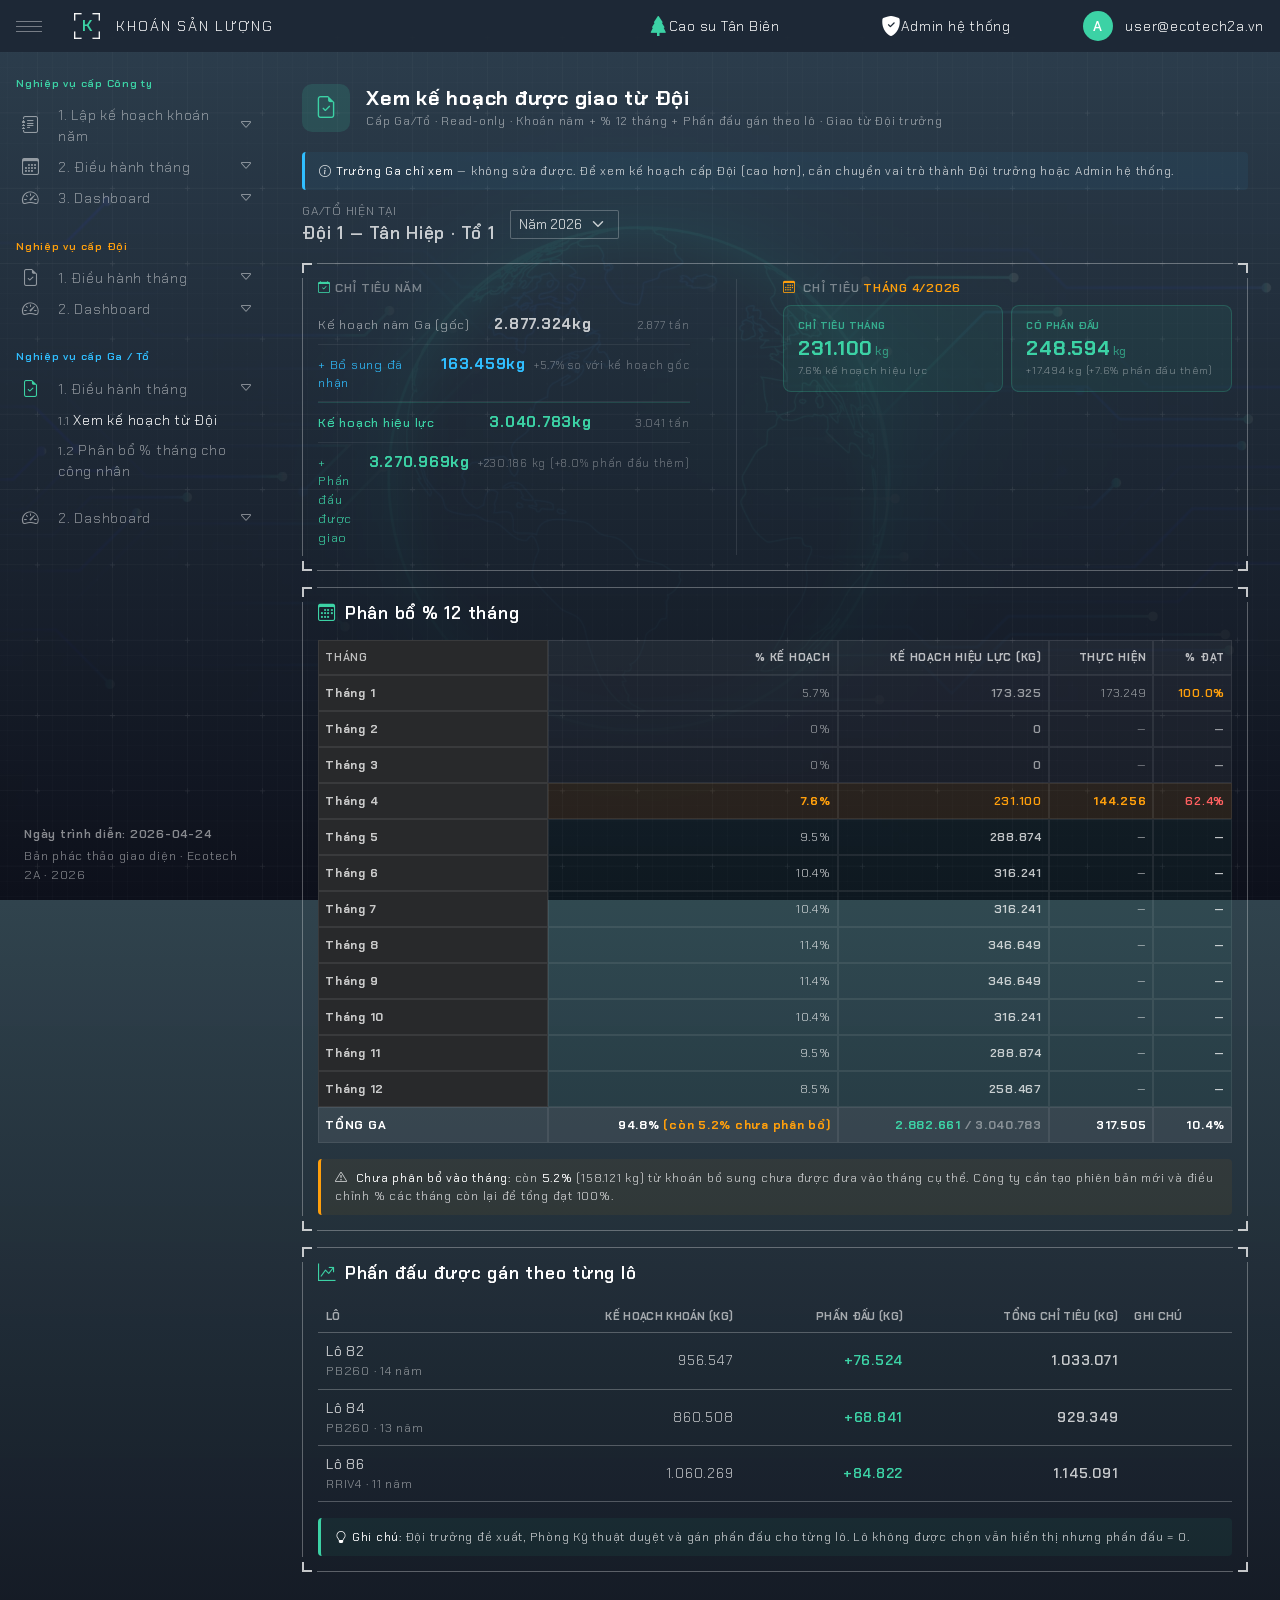
<file: ga-1-1-xem-kh.html>
﻿<!DOCTYPE html>
<html lang="vi" data-bs-theme="dark">
<head>
	<meta charset="utf-8">
	<title>Khoán sản lượng | Ga 1.1 Xem kế hoạch từ Đội</title>
	<meta name="viewport" content="width=device-width, initial-scale=1">
	<link href="hud_admin_v2.3/template_html/dist/assets/css/vendor.min.css" rel="stylesheet">
	<link href="hud_admin_v2.3/template_html/dist/assets/css/app.min.css" rel="stylesheet">
	<link href="_app.css" rel="stylesheet">
</head>
<body>
	<div id="app" class="app">
		<div id="content" class="app-content">

			<div class="ksl-page-header">
				<div class="page-icon"><i class="bi bi-file-earmark-check"></i></div>
				<div>
					<h1>Xem kế hoạch được giao từ Đội</h1>
					<div class="subtitle">Cấp Ga/Tổ · Read-only · Khoán năm + % 12 tháng + Phấn đấu gán theo lô · Giao từ Đội trưởng</div>
				</div>
			</div>

			<div class="ksl-note info">
				<i class="bi bi-info-circle me-1"></i><strong>Trưởng Ga chỉ xem</strong> — không sửa được. Để xem kế hoạch cấp Đội (cao hơn), cần chuyển vai trò thành Đội trưởng hoặc Admin hệ thống.
			</div>

			<!-- Ghi chú mô hình 2 -->
			<div class="ksl-note warn" id="m2-note" style="display:none;">
				<strong><i class="bi bi-exclamation-triangle me-1"></i>Công ty áp dụng mô hình 2</strong> — không có cấp Ga. Trang này chỉ có ý nghĩa với công ty sử dụng mô hình 1 (Tân Biên, Lộc Ninh).
			</div>

			<div class="d-flex flex-wrap gap-2 mb-3 align-items-center">
				<div class="me-2">
					<div class="small text-inverse text-opacity-50">GA/TỔ HIỆN TẠI</div>
					<div class="fw-bold fs-5" id="sta-name">—</div>
				</div>
				<select class="form-select form-select-sm w-auto" id="sel-year"></select>
			</div>

			<!-- Tóm tắt chỉ tiêu — Năm + Tháng gộp -->
			<div class="card mb-3">
				<div class="card-body p-3">
					<div class="row g-3">
						<!-- Cột trái: Chỉ tiêu năm dạng danh sách compact -->
						<div class="col-lg-5">
							<div class="small fw-bold text-inverse text-opacity-40 mb-2">
								<i class="bi bi-calendar-check me-1 text-theme"></i>CHỈ TIÊU NĂM
							</div>
							<div class="ksl-plan-row">
								<span class="pr-lbl">Kế hoạch năm Ga (gốc)</span>
								<span class="pr-val" id="k-base">—</span>
								<span class="pr-sub" id="k-base-sub">—</span>
							</div>
							<div class="ksl-plan-row">
								<span class="pr-lbl" style="color:var(--bs-info)">+ Bổ sung đã nhận</span>
								<span class="pr-val" style="color:var(--bs-info)" id="k-supp">—</span>
								<span class="pr-sub" id="k-supp-sub">—</span>
							</div>
							<div class="ksl-plan-row" style="border-top:1px solid rgba(var(--bs-theme-rgb),0.18)">
								<span class="pr-lbl fw-semibold" style="color:var(--bs-theme)">Kế hoạch hiệu lực</span>
								<span class="pr-val" style="color:var(--bs-theme)" id="k-eff">—</span>
								<span class="pr-sub" id="k-eff-sub">—</span>
							</div>
							<div class="ksl-plan-row">
								<span class="pr-lbl" style="color:var(--bs-success)">+ Phấn đấu được giao</span>
								<span class="pr-val" style="color:var(--bs-success)" id="k-strive">—</span>
								<span class="pr-sub" id="k-strive-sub">—</span>
							</div>
						</div>
						<!-- Divider dọc -->
						<div class="col-lg-1 d-none d-lg-flex justify-content-center">
							<div style="width:1px;background:rgba(var(--bs-inverse-rgb),0.1);height:100%;min-height:120px"></div>
						</div>
						<!-- Cột phải: Spotlight tháng hiện tại -->
						<div class="col-lg-6">
							<div class="small fw-bold text-inverse text-opacity-40 mb-2">
								<i class="bi bi-calendar3 me-1 text-warning"></i>
								CHỈ TIÊU <span id="month-section-label" class="text-warning">THÁNG HIỆN TẠI</span>
							</div>
							<div class="ksl-month-spot">
								<div class="ms-item primary">
									<div class="ms-lbl">Chỉ tiêu tháng</div>
									<div class="ms-val" id="km-base">—</div>
									<div class="ms-sub" id="km-base-sub">—</div>
								</div>
								<div class="ms-item strive">
									<div class="ms-lbl">Có phấn đấu</div>
									<div class="ms-val" id="km-total">—</div>
									<div class="ms-sub" id="km-eff-sub">—</div>
								</div>
							</div>
							<span id="km-strive" style="display:none"></span>
							<span id="km-strive-sub" style="display:none"></span>
							<span id="km-supp" style="display:none"></span>
							<span id="km-supp-sub" style="display:none"></span>
							<span id="km-eff" style="display:none"></span>
						</div>
					</div>
				</div>
				<div class="card-arrow">
					<div class="card-arrow-top-left"></div><div class="card-arrow-top-right"></div>
					<div class="card-arrow-bottom-left"></div><div class="card-arrow-bottom-right"></div>
				</div>
			</div>

			<!-- % 12 tháng -->
			<div class="card mb-3">
				<div class="card-body">
					<h5 class="fw-bold mb-3"><i class="bi bi-calendar3 me-2 text-theme"></i>Phân bổ % 12 tháng</h5>
					<div class="table-responsive">
						<table class="ksl-monthly-grid w-100" id="tbl-monthly"></table>
					</div>
					<div id="unallocated-note"></div>
				</div>
				<div class="card-arrow">
					<div class="card-arrow-top-left"></div><div class="card-arrow-top-right"></div>
					<div class="card-arrow-bottom-left"></div><div class="card-arrow-bottom-right"></div>
				</div>
			</div>

			<!-- Phấn đấu theo lô -->
			<div class="card mb-3" id="strive-card">
				<div class="card-body">
					<h5 class="fw-bold mb-3"><i class="bi bi-graph-up-arrow me-2 text-theme"></i>Phấn đấu được gán theo từng lô</h5>
					<div class="table-responsive">
						<table class="table table-ksl align-middle mb-0">
							<thead>
								<tr>
									<th>Lô</th>
									<th class="text-end">Kế hoạch khoán (kg)</th>
									<th class="text-end">Phấn đấu (kg)</th>
									<th class="text-end">Tổng chỉ tiêu (kg)</th>
									<th>Ghi chú</th>
								</tr>
							</thead>
							<tbody id="strive-tbody"></tbody>
						</table>
					</div>
					<div class="ksl-note mt-3 mb-0">
						<strong><i class="bi bi-lightbulb me-1"></i>Ghi chú:</strong> Đội trưởng đề xuất, Phòng Kỹ thuật duyệt và gán phấn đấu cho từng lô. Lô không được chọn vẫn hiển thị nhưng phấn đấu = 0.
					</div>
				</div>
				<div class="card-arrow">
					<div class="card-arrow-top-left"></div><div class="card-arrow-top-right"></div>
					<div class="card-arrow-bottom-left"></div><div class="card-arrow-bottom-right"></div>
				</div>
			</div>

		</div>
	</div>

	<script src="_data.js"></script>
	<script src="_shell.js"></script>
	<script>Shell.render({ activePageId: 'ga-1-1', scope: 'ga' });</script>

	<script src="hud_admin_v2.3/template_html/dist/assets/js/vendor.min.js"></script>
	<script src="hud_admin_v2.3/template_html/dist/assets/js/app.min.js"></script>

	<script>
	(function () {
		const state = Shell.getState();
		const company = KSL_DATA.getCompany(state.companyId);
		const D = KSL_DATA;

		if (company.model === '2') {
			document.getElementById('m2-note').style.display = '';
		}

		// Tìm Ga
		const stas = D.flatStations(company);
		const sta = stas.find(s => s.id === state.stationId) || stas[0];
		if (!sta) {
			document.getElementById('content').innerHTML += '<div class="ksl-note warn">Không có Ga cho công ty này (áp dụng mô hình 2).</div>';
			return;
		}
		document.getElementById('sta-name').textContent = sta.teamName + ' · ' + sta.name;

		const years = Object.keys(company.plans).map(Number).sort((a,b)=>b-a);
		const sel = document.getElementById('sel-year');
		sel.innerHTML = years.map(y => `<option value="${y}" ${y === D.currentYear ? 'selected' : ''}>Năm ${y}</option>`).join('');
		sel.addEventListener('change', render);

		function render() {
			const year = parseInt(sel.value, 10);
			const kp = company.plans[year];
			// Share của Ga: theo tỷ lệ số cây trong công ty
			const allStas = D.flatStations(company);
			const totalTrees = allStas.reduce((s, x) => s + (x.lots || []).reduce((a,l) => a + l.trees, 0), 0);
			const staTrees = (sta.lots || []).reduce((a, l) => a + l.trees, 0);
			const staPlan = Math.round(kp.total * (staTrees / totalTrees));
			const supp = (company.supplementary || []).filter(s => s.date.startsWith(String(year))).reduce((s, x) => s + x.kg, 0);
			const staSupp = Math.round(supp * (staTrees / totalTrees));
			const staStrive = company.strivePlans[year] ? Math.round(company.strivePlans[year].total * (staTrees / totalTrees)) : 0;
			const eff = staPlan + staSupp;

			document.getElementById('k-base').innerHTML = D.fmtNum(staPlan) + '<span class="unit">kg</span>';
			document.getElementById('k-base-sub').textContent = D.fmtTon(staPlan);
			document.getElementById('k-supp').innerHTML = D.fmtNum(staSupp) + '<span class="unit">kg</span>';
			document.getElementById('k-supp-sub').textContent = staSupp ? `+${(staSupp/staPlan*100).toFixed(1)}% so với kế hoạch gốc` : '—';
			document.getElementById('k-strive').innerHTML = D.fmtNum(eff + staStrive) + '<span class="unit">kg</span>';
			document.getElementById('k-strive-sub').textContent = staStrive ? `+${D.fmtNum(staStrive)} kg (+${(staStrive/staPlan*100).toFixed(1)}% phấn đấu thêm)` : '—';
			document.getElementById('k-eff').innerHTML = D.fmtNum(eff) + '<span class="unit">kg</span>';
			document.getElementById('k-eff-sub').textContent = D.fmtTon(eff);

			// Monthly
			const vers = company.monthlyVersions[year] || [];
			const latest = vers[vers.length - 1];
			const pcts = (latest && latest.percents) ? latest.percents : D.DEFAULT_MONTH_PERCENT;
			const curM = year === D.currentYear ? D.currentMonth : (year < D.currentYear ? 12 : 0);
			const actual = D.mockMonthlyActual(eff, pcts);

			// KPI tháng hiện tại
			const displayMonth = curM > 0 ? curM : 1;
			const mIdx = displayMonth - 1;
			document.getElementById('month-section-label').textContent = `THÁNG ${displayMonth}/${year}`;
			const mEff = actual[mIdx].plan; // = eff × pcts[mIdx] / 100 (đã gộp bổ sung)
			const mStrive = staStrive ? Math.round(staStrive * pcts[mIdx] / 100) : 0;
			document.getElementById('km-base').innerHTML = D.fmtNum(mEff) + '<span class="unit">kg</span>';
			document.getElementById('km-base-sub').textContent = `${pcts[mIdx]}% kế hoạch hiệu lực`;
			document.getElementById('km-strive').innerHTML = D.fmtNum(mStrive) + '<span class="unit">kg</span>';
			document.getElementById('km-strive-sub').textContent = mStrive ? `+${(mStrive/mEff*100).toFixed(1)}% phấn đấu thêm` : '—';
			document.getElementById('km-eff').innerHTML = D.fmtNum(mEff) + '<span class="unit">kg</span>';
			document.getElementById('km-total').innerHTML = D.fmtNum(mEff + mStrive) + '<span class="unit">kg</span>';
			document.getElementById('km-eff-sub').textContent = mStrive ? `+${D.fmtNum(mStrive)} kg (+${(mStrive/mEff*100).toFixed(1)}% phấn đấu thêm)` : D.fmtTon(mEff);

			let html = '<thead><tr><th class="sticky-col">Tháng</th><th class="text-end">% Kế hoạch</th><th class="text-end">Kế hoạch hiệu lực (kg)</th><th class="text-end">Thực hiện</th><th class="text-end">% đạt</th></tr></thead><tbody>';
			actual.forEach((m, i) => {
				const cls = (i+1) < curM ? 'month-past' : ((i+1) === curM ? 'month-current' : 'month-future');
				const pct = m.actual ? (m.actual / m.plan * 100) : null;
				const pc = !pct ? '' : pct >= 100 ? 'text-success' : pct >= 85 ? 'text-warning' : 'text-danger';
				html += `<tr><td class="sticky-col"><strong>${D.MONTHS_VN[i]}</strong></td>
					<td class="text-end ${cls}">${pcts[i]}%</td>
					<td class="text-end ${cls} fw-bold">${D.fmtNum(m.plan)}</td>
					<td class="text-end ${cls}">${m.actual ? D.fmtNum(m.actual) : '—'}</td>
					<td class="text-end ${cls} fw-bold ${pc}">${pct ? pct.toFixed(1)+'%' : '—'}</td></tr>`;
			});
			const pctSum = pcts.reduce((a, b) => a + b, 0);
			const unallocatedPct = Math.max(0, 100 - pctSum);
			const unallocatedKg = Math.round(eff * unallocatedPct / 100);
			const allocatedKg = actual.reduce((s, m) => s + m.plan, 0);
			const totalA = actual.reduce((s, m) => s + m.actual, 0);
			const totalPctLabel = unallocatedPct > 0.05
				? `${pctSum.toFixed(1)}% <span class="text-warning">(còn ${unallocatedPct.toFixed(1)}% chưa phân bổ)</span>`
				: '100%';
			html += `<tr class="total-row"><td class="sticky-col">TỔNG GA</td>
				<td class="text-end">${totalPctLabel}</td>
				<td class="text-end text-theme">${D.fmtNum(allocatedKg)}${unallocatedPct > 0.05 ? ` <span class="text-inverse text-opacity-40">/ ${D.fmtNum(eff)}</span>` : ''}</td>
				<td class="text-end">${D.fmtNum(totalA)}</td>
				<td class="text-end">${(totalA/eff*100).toFixed(1)}%</td></tr>`;
			document.getElementById('tbl-monthly').innerHTML = html + '</tbody>';

			const noteEl = document.getElementById('unallocated-note');
			if (unallocatedPct > 0.05) {
				noteEl.innerHTML = `<div class="ksl-note warn mt-3 mb-0">
					<i class="bi bi-exclamation-triangle me-1"></i>
					<strong>Chưa phân bổ vào tháng:</strong> còn <strong>${unallocatedPct.toFixed(1)}%</strong>
					(${D.fmtNum(unallocatedKg)} kg) từ khoán bổ sung chưa được đưa vào tháng cụ thể.
					Công ty cần tạo phiên bản mới và điều chỉnh % các tháng còn lại để tổng đạt 100%.
				</div>`;
			} else {
				noteEl.innerHTML = '';
			}

			// Phấn đấu theo lô
			const lots = sta.lots || [];
			const lotsTotalTrees = lots.reduce((s, l) => s + l.trees, 0);
			document.getElementById('strive-tbody').innerHTML = lots.map((l, i) => {
				const lotBase = Math.round(staPlan * (l.trees / lotsTotalTrees));
				const age = year - l.year;
				const accept = age < 20 && i % 4 !== 3;
				const lotStrive = accept && staStrive ? Math.round(lotBase * (company.strivePlans[year]?.percent || 8) / 100) : 0;
				const note = !accept ? '<span class="text-inverse text-opacity-50">Không nhận (lô yếu/cây già)</span>' : '';
				return `<tr>
					<td><strong>${l.name}</strong><div class="small text-inverse text-opacity-50">${l.seedling} · ${age} năm</div></td>
					<td class="text-end">${D.fmtNum(lotBase)}</td>
					<td class="text-end ${lotStrive ? 'text-success fw-bold' : 'text-inverse text-opacity-40'}">${lotStrive ? '+' + D.fmtNum(lotStrive) : '—'}</td>
					<td class="text-end fw-bold">${D.fmtNum(lotBase + lotStrive)}</td>
					<td class="small">${note}</td>
				</tr>`;
			}).join('');
		}
		render();
	})();
	</script>
</body>
</html>
</file>
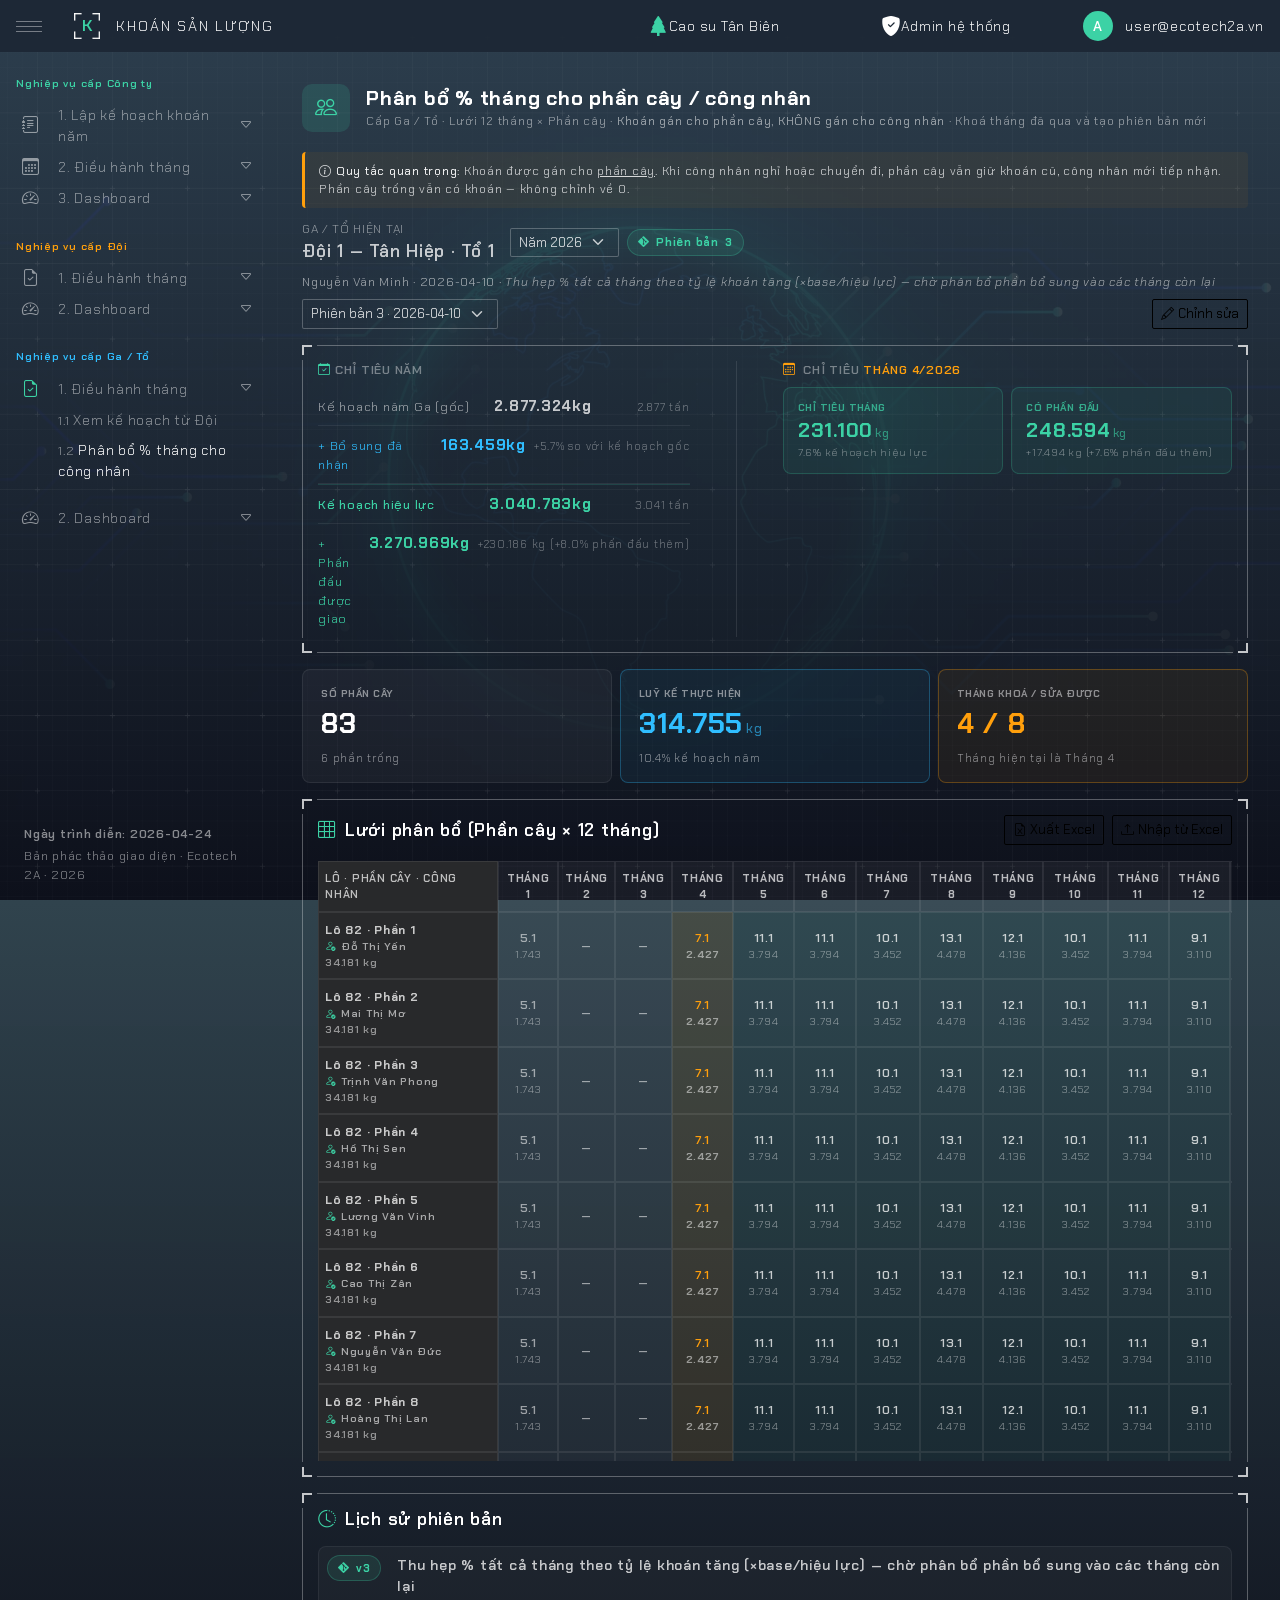
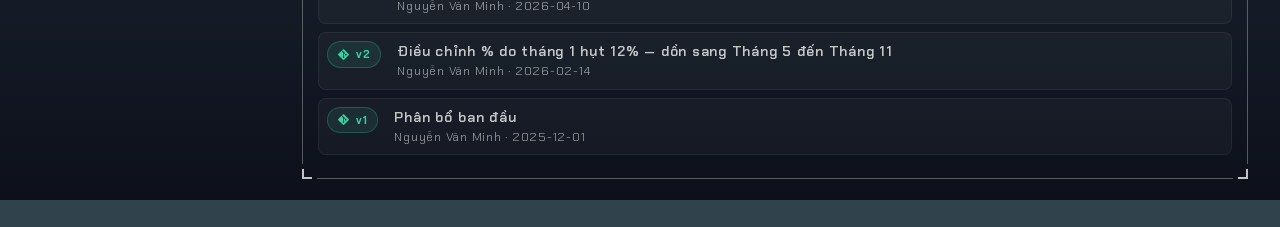
<file: ga-1-2-phan-bo-thang.html>
﻿<!DOCTYPE html>
<html lang="vi" data-bs-theme="dark">
<head>
	<meta charset="utf-8">
	<title>Khoán sản lượng | Ga 1.2 Phân bổ % tháng cho công nhân / phần cây</title>
	<meta name="viewport" content="width=device-width, initial-scale=1">
	<link href="hud_admin_v2.3/template_html/dist/assets/css/vendor.min.css" rel="stylesheet">
	<link href="hud_admin_v2.3/template_html/dist/assets/css/app.min.css" rel="stylesheet">
	<link href="_app.css" rel="stylesheet">
</head>
<body>
	<div id="app" class="app">
		<div id="content" class="app-content">

			<div class="ksl-page-header">
				<div class="page-icon"><i class="bi bi-people"></i></div>
				<div>
					<h1>Phân bổ % tháng cho phần cây / công nhân</h1>
					<div class="subtitle">Cấp Ga / Tổ · Lưới 12 tháng × Phần cây · <strong>Khoán gán cho phần cây, KHÔNG gán cho công nhân</strong> · Khoá tháng đã qua và tạo phiên bản mới</div>
				</div>
			</div>

			<div class="ksl-note warn">
				<i class="bi bi-info-circle me-1"></i><strong>Quy tắc quan trọng:</strong>
				Khoán được gán cho <u>phần cây</u>. Khi công nhân nghỉ hoặc chuyển đi, phần cây vẫn giữ khoán cũ, công nhân mới tiếp nhận. Phần cây trống vẫn có khoán — không chỉnh về 0.
			</div>

			<!-- Thanh điều khiển -->
			<div class="d-flex flex-wrap gap-2 mb-3 align-items-center">
				<div class="me-2">
					<div class="small text-inverse text-opacity-50">GA / TỔ HIỆN TẠI</div>
					<div class="fw-bold fs-5" id="sta-name">—</div>
				</div>
				<select class="form-select form-select-sm w-auto" id="sel-year"></select>
				<span class="ksl-version-pill" id="version-badge" style="display:none;"><i class="bi bi-git"></i>Phiên bản <span id="cur-version">1</span></span>
				<span class="small text-inverse text-opacity-60" id="version-meta"></span>
				<select class="form-select form-select-sm w-auto" id="sel-version" style="display:none;"></select>
				<div class="ms-auto d-flex gap-2" id="detail-actions"></div>
			</div>

			<!-- Tóm tắt chỉ tiêu năm + tháng -->
			<div class="card mb-3">
				<div class="card-body p-3">
					<div class="row g-3">
						<div class="col-lg-5">
							<div class="small fw-bold text-inverse text-opacity-40 mb-2">
								<i class="bi bi-calendar-check me-1 text-theme"></i>CHỈ TIÊU NĂM
							</div>
							<div class="ksl-plan-row">
								<span class="pr-lbl">Kế hoạch năm Ga (gốc)</span>
								<span class="pr-val" id="k-base">—</span>
								<span class="pr-sub" id="k-base-sub">—</span>
							</div>
							<div class="ksl-plan-row">
								<span class="pr-lbl" style="color:var(--bs-info)">+ Bổ sung đã nhận</span>
								<span class="pr-val" style="color:var(--bs-info)" id="k-supp">—</span>
								<span class="pr-sub" id="k-supp-sub">—</span>
							</div>
							<div class="ksl-plan-row" style="border-top:1px solid rgba(var(--bs-theme-rgb),0.18)">
								<span class="pr-lbl fw-semibold" style="color:var(--bs-theme)">Kế hoạch hiệu lực</span>
								<span class="pr-val" style="color:var(--bs-theme)" id="k-eff">—</span>
								<span class="pr-sub" id="k-eff-sub">—</span>
							</div>
							<div class="ksl-plan-row">
								<span class="pr-lbl" style="color:var(--bs-success)">+ Phấn đấu được giao</span>
								<span class="pr-val" style="color:var(--bs-success)" id="k-strive">—</span>
								<span class="pr-sub" id="k-strive-sub">—</span>
							</div>
						</div>
						<div class="col-lg-1 d-none d-lg-flex justify-content-center">
							<div style="width:1px;background:rgba(var(--bs-inverse-rgb),0.1);height:100%;min-height:120px"></div>
						</div>
						<div class="col-lg-6">
							<div class="small fw-bold text-inverse text-opacity-40 mb-2">
								<i class="bi bi-calendar3 me-1 text-warning"></i>
								CHỈ TIÊU <span id="month-section-label" class="text-warning">THÁNG HIỆN TẠI</span>
							</div>
							<div class="ksl-month-spot">
								<div class="ms-item primary">
									<div class="ms-lbl">Chỉ tiêu tháng</div>
									<div class="ms-val" id="km-base">—</div>
									<div class="ms-sub" id="km-base-sub">—</div>
								</div>
								<div class="ms-item strive">
									<div class="ms-lbl">Có phấn đấu</div>
									<div class="ms-val" id="km-total">—</div>
									<div class="ms-sub" id="km-eff-sub">—</div>
								</div>
							</div>
						</div>
					</div>
				</div>
				<div class="card-arrow">
					<div class="card-arrow-top-left"></div><div class="card-arrow-top-right"></div>
					<div class="card-arrow-bottom-left"></div><div class="card-arrow-bottom-right"></div>
				</div>
			</div>

			<!-- KPIs phụ -->
			<div class="row g-2 mb-3">
				<div class="col-md-4 col-6">
					<div class="ksl-kpi">
						<div class="lbl">Số phần cây</div>
						<div class="val" id="k-parts">—</div>
						<div class="sub"><span id="k-parts-empty">0</span> phần trống</div>
					</div>
				</div>
				<div class="col-md-4 col-6">
					<div class="ksl-kpi accent-info">
						<div class="lbl">Luỹ kế thực hiện</div>
						<div class="val" id="k-done">—</div>
						<div class="sub" id="k-done-sub">—</div>
					</div>
				</div>
				<div class="col-md-4 col-6">
					<div class="ksl-kpi accent-warn">
						<div class="lbl">Tháng khoá / sửa được</div>
						<div class="val"><span id="k-locked">—</span> / <span id="k-open">—</span></div>
						<div class="sub">Tháng hiện tại là Tháng <span id="k-curm">—</span></div>
					</div>
				</div>
			</div>

			<!-- Gợi ý trạng thái -->
			<div id="edit-hint" class="ksl-note mb-3" style="display:none;"></div>

			<!-- Lý do chỉnh sửa -->
			<div id="reason-block" class="mb-3 p-3 rounded-3" style="display:none;background:rgba(var(--bs-warning-rgb),0.06);border:1px solid rgba(var(--bs-warning-rgb),0.2);">
				<label class="form-label small fw-bold text-warning"><i class="bi bi-exclamation-circle me-1"></i>Lý do điều chỉnh <span class="text-danger">*</span></label>
				<textarea class="form-control" id="edit-reason" rows="2" placeholder="Bắt buộc nhập lý do trước khi lưu — ví dụ: 1 công nhân nghỉ việc giữa tháng 4"></textarea>
			</div>

			<div class="card mb-3">
				<div class="card-body">
					<div class="d-flex align-items-center mb-3 justify-content-between">
						<h5 class="fw-bold mb-0"><i class="bi bi-grid-3x3 me-2 text-theme"></i>Lưới phân bổ (Phần cây × 12 tháng)</h5>
						<div class="d-flex gap-2">
							<button class="btn btn-sm btn-outline-inverse"><i class="bi bi-file-earmark-excel me-1"></i>Xuất Excel</button>
							<button class="btn btn-sm btn-outline-inverse"><i class="bi bi-upload me-1"></i>Nhập từ Excel</button>
						</div>
					</div>
					<div class="table-responsive" style="max-height:600px;overflow:auto;">
						<table class="ksl-monthly-grid w-100" id="matrix"></table>
					</div>
				</div>
				<div class="card-arrow">
					<div class="card-arrow-top-left"></div><div class="card-arrow-top-right"></div>
					<div class="card-arrow-bottom-left"></div><div class="card-arrow-bottom-right"></div>
				</div>
			</div>

			<div class="card mb-3" id="history-card" style="display:none;">
				<div class="card-body">
					<h5 class="fw-bold mb-3"><i class="bi bi-clock-history me-2 text-theme"></i>Lịch sử phiên bản</h5>
					<div id="version-history"></div>
				</div>
				<div class="card-arrow">
					<div class="card-arrow-top-left"></div><div class="card-arrow-top-right"></div>
					<div class="card-arrow-bottom-left"></div><div class="card-arrow-bottom-right"></div>
				</div>
			</div>

		</div>
	</div>

	<script src="_data.js"></script>
	<script src="_shell.js"></script>
	<script>Shell.render({ activePageId: 'ga-1-2', scope: 'ga' });</script>

	<script src="hud_admin_v2.3/template_html/dist/assets/js/vendor.min.js"></script>
	<script src="hud_admin_v2.3/template_html/dist/assets/js/app.min.js"></script>

	<script>
	(function () {
		const state = Shell.getState();
		const company = KSL_DATA.getCompany(state.companyId);
		const D = KSL_DATA;
		const WORKERS = [
			'Nguyễn Văn An', 'Trần Thị Bình', 'Lê Văn Cường', 'Phạm Văn Dũng', 'Hoàng Thị Em',
			'Võ Văn Phúc', 'Đặng Thị Giang', 'Bùi Văn Hải', 'Đỗ Thị Yến', 'Ngô Văn Kiên',
			'Lý Văn Lâm', 'Mai Thị Mơ', 'Đinh Văn Nam', 'Phan Thị Oanh', 'Trịnh Văn Phong',
			'Vũ Thị Quý', 'Đào Văn Rồng', 'Hồ Thị Sen', 'Tạ Văn Thắng', 'Chu Thị Uyên',
			'Lương Văn Vinh', 'Dương Thị Xuân', 'Huỳnh Văn Yên', 'Cao Thị Zân', 'Tô Văn Bảo',
			'Lê Thị Châu', 'Nguyễn Văn Đức', 'Trần Thị Hồng', 'Phạm Văn Khoa', 'Hoàng Thị Lan'
		];

		const stas = D.flatStations(company);
		const sta = stas.find(s => s.id === state.stationId) || stas[0];
		if (!sta) {
			document.getElementById('content').innerHTML += '<div class="ksl-note warn">Không có Ga.</div>';
			return;
		}
		document.getElementById('sta-name').textContent = sta.teamName + ' · ' + sta.name;

		const years = Object.keys(company.plans).map(Number).sort((a,b)=>b-a);
		const selYear = document.getElementById('sel-year');
		selYear.innerHTML = years.map(y => `<option value="${y}" ${y === D.currentYear ? 'selected' : ''}>Năm ${y}</option>`).join('');
		selYear.addEventListener('change', () => render(parseInt(selYear.value)));

		let isEditing = false;
		let draftPcts = {};

		function buildParts(year) {
			const parts = [];
			(sta.lots || []).forEach(lot => {
				for (let i = 1; i <= lot.parts; i++) {
					const assigned = (lot.name.length * i) % 14 !== 13;
					parts.push({
						id: lot.id + '-p' + i,
						lot, partNo: i,
						workerName: WORKERS[(lot.name.length + i * 3) % WORKERS.length],
						assigned
					});
				}
			});
			return parts;
		}

		function render(year) {
			const kp = company.plans[year];
			const versions = company.monthlyVersions[year] || [];
			const hasData = versions.length > 0;
			isEditing = false;

			const allStas = D.flatStations(company);
			const totalTrees = allStas.reduce((s, x) => s + (x.lots || []).reduce((a,l) => a + l.trees, 0), 0);
			const staTrees = (sta.lots || []).reduce((a, l) => a + l.trees, 0);
			const staShare = staTrees / totalTrees;
			const staPlan = Math.round(kp.total * staShare);
			const supp = (company.supplementary || []).filter(s => s.date.startsWith(String(year))).reduce((s, x) => s + x.kg, 0);
			const staSupp = Math.round(supp * staShare);
			const eff = staPlan + staSupp;
			const staStrive = company.strivePlans[year] ? Math.round(company.strivePlans[year].total * staShare) : 0;
			const latestV = versions[versions.length - 1];
			const pcts = (latestV && latestV.percents) ? latestV.percents : D.DEFAULT_MONTH_PERCENT;
			const curM = year === D.currentYear ? D.currentMonth : (year < D.currentYear ? 12 : 0);
			const parts = buildParts(year);
			const totalPartsTrees = parts.reduce((s, p) => s + Math.round(p.lot.trees / p.lot.parts), 0);

			// CHỈ TIÊU NĂM
			document.getElementById('k-base').innerHTML = D.fmtNum(staPlan) + '<span class="unit">kg</span>';
			document.getElementById('k-base-sub').textContent = D.fmtTon(staPlan);
			document.getElementById('k-supp').innerHTML = D.fmtNum(staSupp) + '<span class="unit">kg</span>';
			document.getElementById('k-supp-sub').textContent = staSupp ? `+${(staSupp/staPlan*100).toFixed(1)}% so với kế hoạch gốc` : 'Chưa nhận';
			document.getElementById('k-eff').innerHTML = D.fmtNum(eff) + '<span class="unit">kg</span>';
			document.getElementById('k-eff-sub').textContent = D.fmtTon(eff);
			document.getElementById('k-strive').innerHTML = D.fmtNum(eff + staStrive) + '<span class="unit">kg</span>';
			document.getElementById('k-strive-sub').textContent = staStrive ? `+${D.fmtNum(staStrive)} kg (+${(staStrive/staPlan*100).toFixed(1)}% phấn đấu thêm)` : '—';

			// CHỈ TIÊU THÁNG
			const displayMonth = curM > 0 ? curM : 1;
			const mIdx = displayMonth - 1;
			document.getElementById('month-section-label').textContent = `THÁNG ${displayMonth}/${year}`;
			const mEff = Math.round(eff * pcts[mIdx] / 100);
			const mStrive = staStrive ? Math.round(staStrive * pcts[mIdx] / 100) : 0;
			document.getElementById('km-base').innerHTML = D.fmtNum(mEff) + '<span class="unit">kg</span>';
			document.getElementById('km-base-sub').textContent = `${pcts[mIdx]}% kế hoạch hiệu lực`;
			document.getElementById('km-total').innerHTML = D.fmtNum(mEff + mStrive) + '<span class="unit">kg</span>';
			document.getElementById('km-eff-sub').textContent = mStrive ? `+${D.fmtNum(mStrive)} kg (+${(mStrive/mEff*100).toFixed(1)}% phấn đấu thêm)` : D.fmtTon(mEff);

			// KPIs phụ
			document.getElementById('k-parts').textContent = parts.length;
			document.getElementById('k-parts-empty').textContent = parts.filter(p => !p.assigned).length;
			const actualData = D.mockMonthlyActual(eff, pcts);
			const done = actualData.slice(0, curM).reduce((s, a) => s + a.actual, 0);
			document.getElementById('k-done').innerHTML = D.fmtNum(done) + '<span class="unit">kg</span>';
			document.getElementById('k-done-sub').textContent = `${(done/eff*100).toFixed(1)}% kế hoạch năm`;
			document.getElementById('k-curm').textContent = curM || '—';
			document.getElementById('k-locked').textContent = curM;
			document.getElementById('k-open').textContent = 12 - curM;

			if (!hasData) {
				draftPcts = {};
				parts.forEach(p => { draftPcts[p.id] = new Array(12).fill(0); });
				renderEmpty(year, staPlan, parts, totalPartsTrees, curM);
			} else {
				renderView(year, staPlan, parts, totalPartsTrees, curM, versions);
			}
		}

		function renderEmpty(year, staPlan, parts, totalPartsTrees, curM) {
			document.getElementById('sel-version').style.display = 'none';
			document.getElementById('version-badge').style.display = 'none';
			document.getElementById('version-meta').textContent = 'Chưa có phân bổ — nhập % cho từng phần cây, tổng mỗi dòng phải = 100%';
			document.getElementById('reason-block').style.display = 'none';
			document.getElementById('edit-hint').className = 'ksl-note info mb-3';
			document.getElementById('edit-hint').innerHTML = '<i class="bi bi-info-circle me-1"></i>Nhập % cho 12 tháng của mỗi phần cây. Tổng mỗi dòng phải đúng <strong>100%</strong> thì mới cho phép lưu.';
			document.getElementById('edit-hint').style.display = '';
			document.getElementById('history-card').style.display = 'none';

			const btn = document.createElement('button');
			btn.className = 'btn btn-theme btn-sm';
			btn.id = 'btn-do-save';
			btn.disabled = true;
			btn.innerHTML = '<i class="bi bi-save me-1"></i>Lưu phân bổ';
			document.getElementById('detail-actions').innerHTML = '';
			document.getElementById('detail-actions').appendChild(btn);

			renderMatrix(staPlan, parts, totalPartsTrees, curM, true, false);
			attachListeners(year, staPlan, parts, totalPartsTrees, curM, false);
		}

		function renderView(year, staPlan, parts, totalPartsTrees, curM, versions) {
			const sel = document.getElementById('sel-version');
			sel.style.display = '';
			sel.innerHTML = versions.slice().reverse()
				.map(v => `<option value="${v.v}">Phiên bản ${v.v} · ${v.createdAt}</option>`).join('');

			function showV(vNum) {
				const v = versions.find(x => x.v === vNum) || versions[versions.length - 1];
				document.getElementById('version-badge').style.display = '';
				document.getElementById('cur-version').textContent = v.v;
				document.getElementById('version-meta').innerHTML = `${v.createdBy} · ${v.createdAt} · <em>${v.note}</em>`;
			}
			showV(versions[versions.length - 1].v);
			sel.onchange = () => showV(parseInt(sel.value));

			document.getElementById('reason-block').style.display = 'none';
			document.getElementById('edit-hint').style.display = 'none';
			document.getElementById('detail-actions').innerHTML = `
				<button class="btn btn-outline-inverse btn-sm" id="btn-start-edit">
					<i class="bi bi-pencil me-1"></i>Chỉnh sửa
				</button>`;
			document.getElementById('btn-start-edit').addEventListener('click', () => {
				renderEditMode(year, staPlan, parts, totalPartsTrees, curM, versions);
			});

			renderMatrix(staPlan, parts, totalPartsTrees, curM, false, false);
			renderHistory(versions);
		}

		function renderEditMode(year, staPlan, parts, totalPartsTrees, curM, versions) {
			isEditing = true;
			const latest = versions[versions.length - 1];
			document.getElementById('sel-version').style.display = 'none';
			document.getElementById('version-badge').style.display = '';
			document.getElementById('cur-version').textContent = latest.v;
			document.getElementById('version-meta').innerHTML = `Đang chỉnh sửa — sẽ tạo Phiên bản ${latest.v + 1}`;
			document.getElementById('reason-block').style.display = '';
			document.getElementById('edit-hint').className = 'ksl-note warn mb-3';
			document.getElementById('edit-hint').innerHTML = '<i class="bi bi-exclamation-circle me-1"></i>Chỉ các tháng từ <strong>Tháng ' + (curM + 1) + '</strong> trở đi mới chỉnh được. Bắt buộc nhập lý do trước khi lưu.';
			document.getElementById('edit-hint').style.display = '';

			document.getElementById('detail-actions').innerHTML = `
				<button class="btn btn-outline-inverse btn-sm" id="btn-cancel"><i class="bi bi-x me-1"></i>Huỷ</button>
				<button class="btn btn-theme btn-sm" id="btn-do-save" disabled><i class="bi bi-save me-1"></i>Lưu thay đổi</button>`;
			document.getElementById('btn-cancel').addEventListener('click', () => {
				isEditing = false;
				render(year);
			});

			// Khởi tạo draft
			draftPcts = {};
			parts.forEach((p, pi) => {
				const raw = D.DEFAULT_MONTH_PERCENT.map((v, i) => {
					const jitter = ((pi * 3 + i * 2) % 3) - 1;
					return Math.max(0, v === 0 ? 0 : v + jitter);
				});
				const sum = raw.reduce((a,b)=>a+b,0);
				draftPcts[p.id] = raw.map(x => parseFloat((x/sum*100).toFixed(1)));
			});

			renderMatrix(staPlan, parts, totalPartsTrees, curM, true, true);
			attachListeners(year, staPlan, parts, totalPartsTrees, curM, true);
			renderHistory(versions);
		}

		function renderMatrix(staPlan, parts, totalPartsTrees, curM, editable, lockPast) {
			const months = D.MONTHS_SHORT;
			let html = '<thead><tr><th class="sticky-col">Lô · Phần cây · Công nhân</th>';
			for (let m = 1; m <= 12; m++) {
				const cls = m < curM ? 'month-past' : (m === curM ? 'month-current' : 'month-future');
				html += `<th class="${cls}">${months[m-1]}</th>`;
			}
			html += '<th>Tổng</th></tr></thead><tbody>';

			let monthTotals = new Array(12).fill(0);
			parts.forEach((p, pi) => {
				if (!draftPcts[p.id]) {
					const raw = D.DEFAULT_MONTH_PERCENT.map((v, i) => {
						const jitter = ((pi * 3 + i * 2) % 3) - 1;
						return Math.max(0, v === 0 ? 0 : v + jitter);
					});
					const sum = raw.reduce((a,b)=>a+b,0);
					draftPcts[p.id] = raw.map(x => parseFloat((x/sum*100).toFixed(1)));
				}
				const pcts = draftPcts[p.id];
				const sum = pcts.reduce((a,b)=>a+b,0);
				const isValid = Math.abs(sum - 100) < 0.5;
				const partTrees = Math.round(p.lot.trees / p.lot.parts);
				const partPlan = Math.round(staPlan * (partTrees / totalPartsTrees));
				const label = `<strong>${p.lot.name} · Phần ${p.partNo}</strong>
					<div class="small text-inverse text-opacity-60">${p.assigned ? '<i class="bi bi-person-check me-1 text-theme"></i>' + p.workerName : '<i class="bi bi-person-x me-1 text-danger"></i>Trống'}</div>
					<div class="small text-inverse text-opacity-50">${D.fmtKg(partPlan)}</div>`;

				html += `<tr><td class="sticky-col">${label}</td>`;
				pcts.forEach((pct, i) => {
					const m = i + 1;
					const isPast = m <= curM;
					const canEdit = editable && (!lockPast || !isPast);
					const cls = m < curM ? 'month-past' : (m === curM ? 'month-current' : 'month-future');
					const kg = Math.round(partPlan * pct / 100);
					monthTotals[i] += kg;
					const cell = canEdit
						? `<input type="number" step="0.1" min="0" max="100" value="${pct}" data-row="${p.id}" data-month="${i}" class="pct-input fw-bold"/><div class="small text-inverse text-opacity-50">${D.fmtNum(kg)}</div>`
						: `<span class="fw-bold">${pct > 0 ? pct : '—'}</span><div class="small text-inverse text-opacity-50">${pct > 0 ? D.fmtNum(kg) : ''}</div>`;
					html += `<td class="${cls}">${cell}</td>`;
				});
				const sumCls = isValid ? 'text-success' : 'text-danger fw-bold';
				html += `<td class="${sumCls}" data-row-total="${p.id}">${sum.toFixed(1)}%</td></tr>`;
			});

			html += `<tr class="total-row"><td class="sticky-col">TỔNG GA</td>`;
			let grand = 0;
			monthTotals.forEach((v, i) => {
				grand += v;
				const m = i + 1;
				const cls = m < curM ? 'month-past' : (m === curM ? 'month-current' : 'month-future');
				html += `<td class="${cls}"><strong>${staPlan ? ((v/staPlan)*100).toFixed(1)+'%' : '—'}</strong><div class="small text-inverse text-opacity-50">${D.fmtNum(v)}</div></td>`;
			});
			html += `<td><strong>${D.fmtKg(grand)}</strong></td></tr></tbody>`;
			document.getElementById('matrix').innerHTML = html;
		}

		function attachListeners(year, staPlan, parts, totalPartsTrees, curM, isEditMode) {
			document.getElementById('matrix').addEventListener('input', e => {
				const inp = e.target.closest('.pct-input');
				if (!inp) return;
				const rid = inp.dataset.row;
				const mi = parseInt(inp.dataset.month);
				draftPcts[rid][mi] = parseFloat(inp.value) || 0;
				const sum = draftPcts[rid].reduce((a,b)=>a+b,0);
				const el = document.querySelector(`[data-row-total="${rid}"]`);
				if (el) {
					el.textContent = sum.toFixed(1) + '%';
					el.className = Math.abs(sum - 100) < 0.5 ? 'text-success' : 'text-danger fw-bold';
				}
				checkCanSave(parts, isEditMode);
			});
			if (isEditMode) {
				document.getElementById('edit-reason').addEventListener('input', () => checkCanSave(parts, true));
			}
		}

		function checkCanSave(parts, isEditMode) {
			const allValid = parts.every(p => {
				const sum = (draftPcts[p.id] || []).reduce((a,b)=>a+b,0);
				return Math.abs(sum - 100) < 0.5;
			});
			const reasonOk = !isEditMode || (document.getElementById('edit-reason')?.value?.trim().length > 0);
			const btn = document.getElementById('btn-do-save');
			if (btn) {
				btn.disabled = !(allValid && reasonOk);
				btn.onclick = allValid && reasonOk ? () => doSave(isEditMode) : null;
			}
		}

		function doSave(isEditMode) {
			const year = parseInt(selYear.value);
			if (!company.monthlyVersions[year]) company.monthlyVersions[year] = [];
			const versions = company.monthlyVersions[year];
			const newV = versions.length + 1;
			const reason = isEditMode
				? (document.getElementById('edit-reason')?.value?.trim() || 'Điều chỉnh')
				: 'Phân bổ ban đầu';
			versions.push({ v: newV, createdAt: D.currentDate, createdBy: sta.name + ' (Trưởng Ga)', note: reason });
			isEditing = false;
			render(year);
		}

		function renderHistory(versions) {
			document.getElementById('history-card').style.display = '';
			document.getElementById('version-history').innerHTML = versions.slice().reverse().map(v => `
				<div class="d-flex align-items-start gap-3 p-2 rounded-3 mb-2" style="background:rgba(var(--bs-inverse-rgb),0.03);border:1px solid rgba(var(--bs-inverse-rgb),0.06);">
					<div class="ksl-version-pill"><i class="bi bi-git"></i>v${v.v}</div>
					<div class="flex-1">
						<div class="fw-bold">${v.note}</div>
						<div class="small text-inverse text-opacity-60">${v.createdBy} · ${v.createdAt}</div>
					</div>
				</div>`).join('');
		}

		render(parseInt(selYear.value));
	})();
	</script>
</body>
</html>
</file>
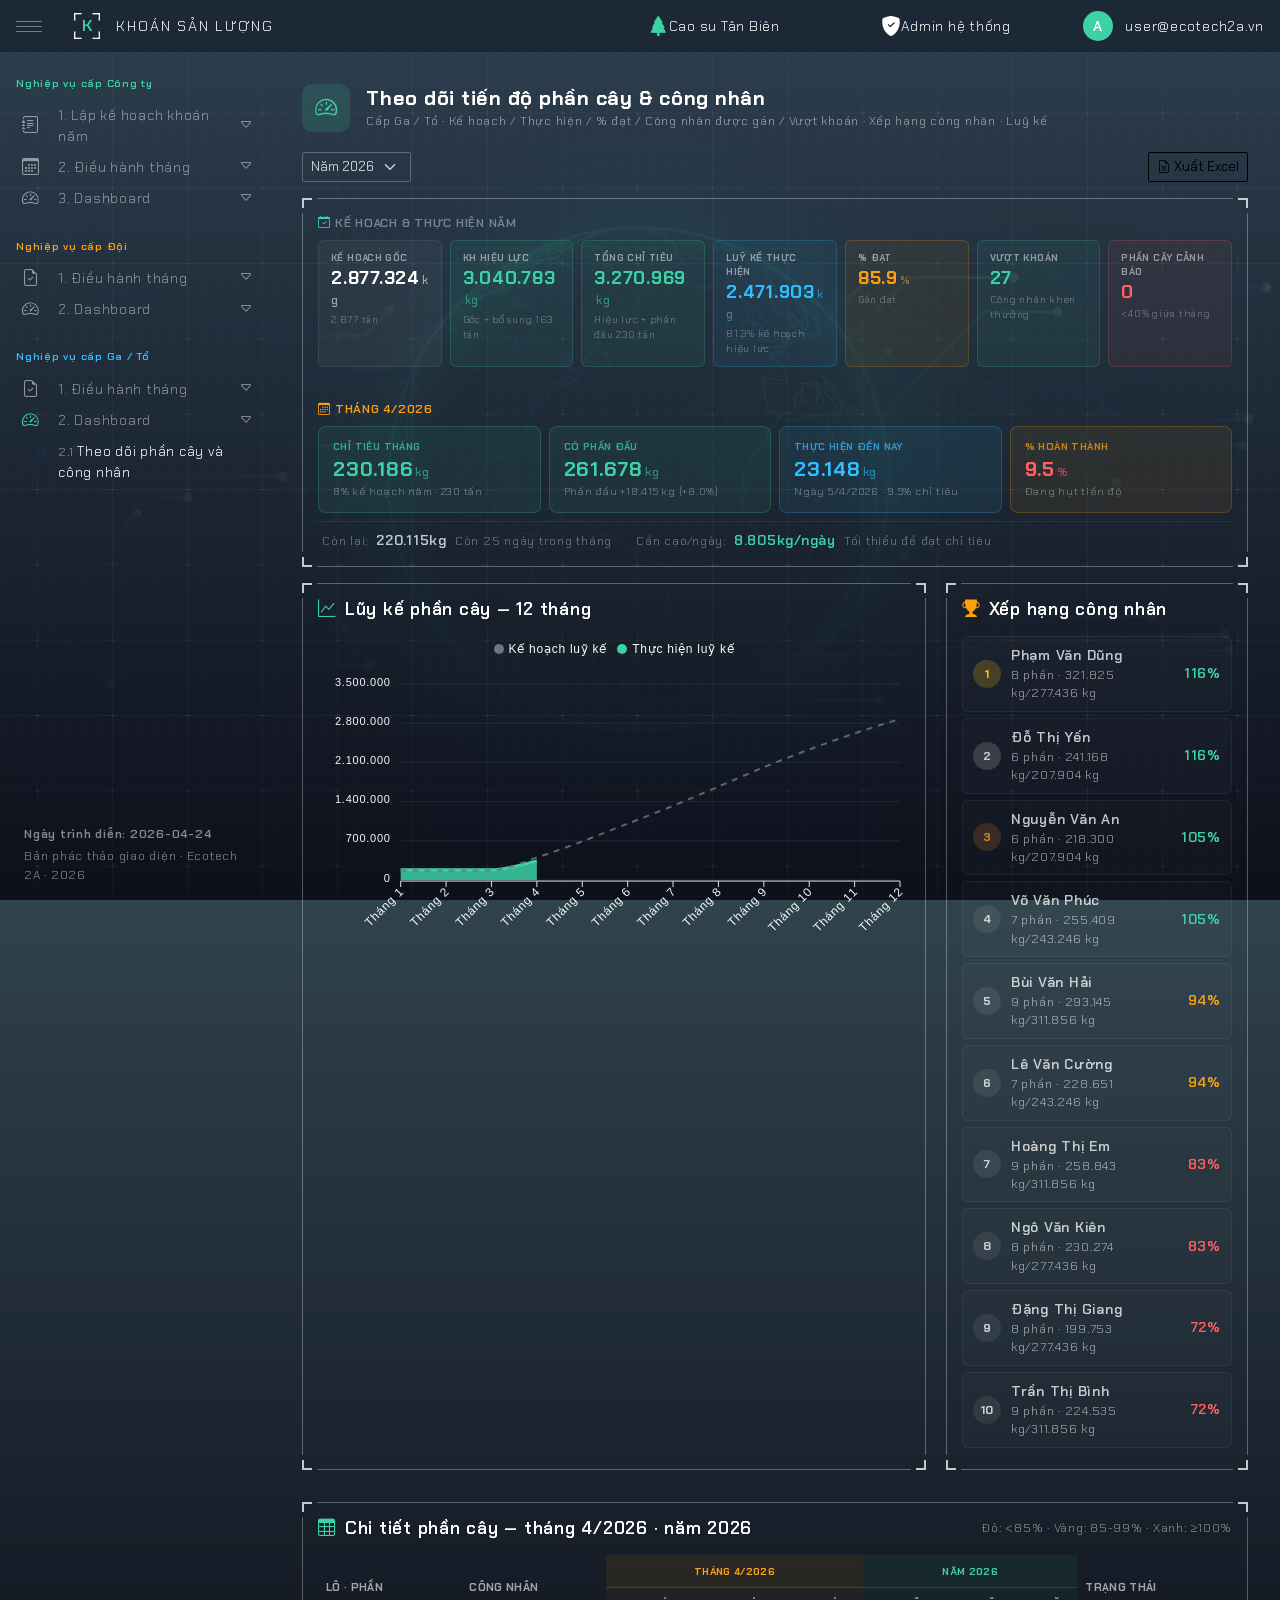
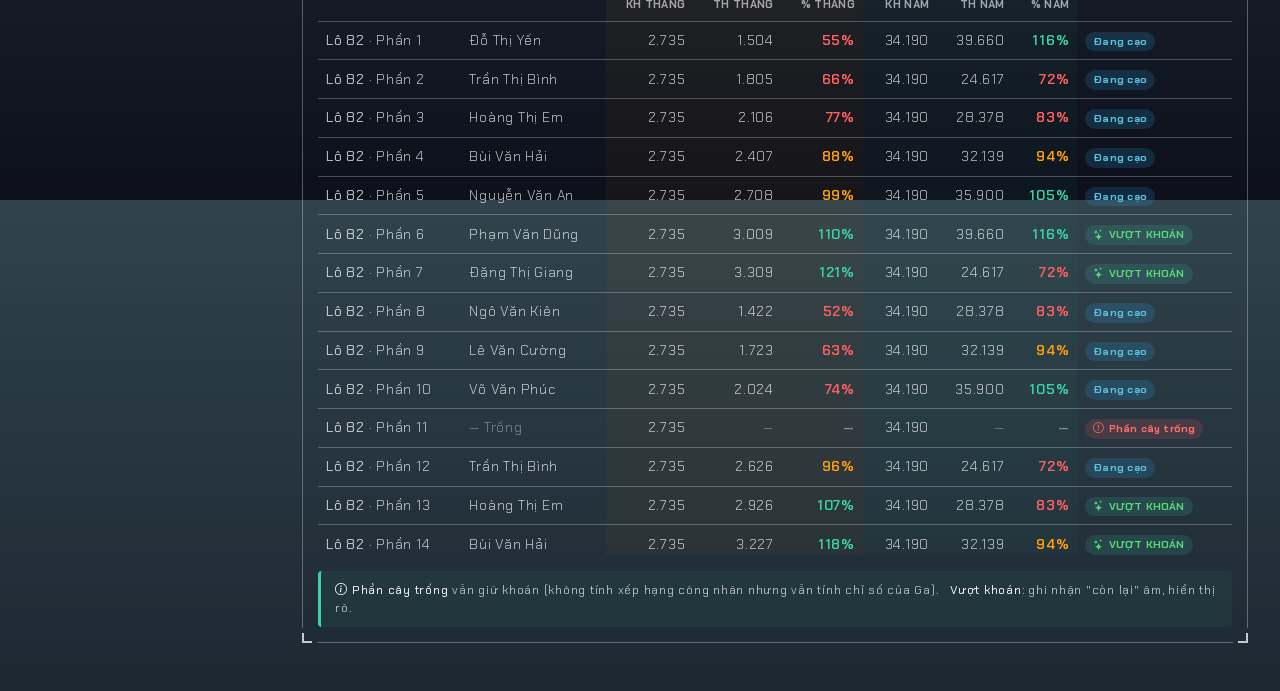
<file: ga-2-1-dashboard.html>
<!DOCTYPE html>
<html lang="vi" data-bs-theme="dark">
<head>
	<meta charset="utf-8">
	<title>Khoán sản lượng | Ga 2.1 Dashboard phần cây và công nhân</title>
	<meta name="viewport" content="width=device-width, initial-scale=1">
	<link href="hud_admin_v2.3/template_html/dist/assets/css/vendor.min.css" rel="stylesheet">
	<link href="hud_admin_v2.3/template_html/dist/assets/css/app.min.css" rel="stylesheet">
	<link href="_app.css" rel="stylesheet">
</head>
<body>
	<div id="app" class="app">
		<div id="content" class="app-content">

			<div class="ksl-page-header">
				<div class="page-icon"><i class="bi bi-speedometer2"></i></div>
				<div>
					<h1>Theo dõi tiến độ phần cây & công nhân</h1>
					<div class="subtitle">Cấp Ga / Tổ · Kế hoạch / Thực hiện / % đạt / Công nhân được gán / Vượt khoán · Xếp hạng công nhân · Luỹ kế</div>
				</div>
			</div>

			<!-- Toolbar -->
			<div class="d-flex flex-wrap gap-2 mb-3 align-items-center">
				<select class="form-select form-select-sm w-auto" id="sel-year"></select>
				<div class="ms-auto d-flex gap-2">
					<button class="btn btn-sm btn-outline-inverse"><i class="bi bi-file-earmark-excel me-1"></i>Xuất Excel</button>
				</div>
			</div>

			<!-- Tóm tắt năm + tháng gộp -->
			<div class="card mb-3">
				<div class="card-body">
					<!-- Năm -->
					<div class="small fw-bold text-inverse text-opacity-40 mb-2">
						<i class="bi bi-calendar-check me-1 text-theme"></i>KẾ HOẠCH &amp; THỰC HIỆN NĂM
					</div>
					<div class="ksl-kpi-strip mb-3">
						<div class="ks-item">
							<div class="ks-lbl">Kế hoạch gốc</div>
							<div class="ks-val" id="k-plan">—</div>
							<div class="ks-sub" id="k-plan-sub">—</div>
						</div>
						<div class="ks-item accent-theme">
							<div class="ks-lbl">KH hiệu lực</div>
							<div class="ks-val" id="k-effective">—</div>
							<div class="ks-sub" id="k-effective-sub">—</div>
						</div>
						<div class="ks-item accent-theme">
							<div class="ks-lbl">Tổng chỉ tiêu</div>
							<div class="ks-val" id="k-total-target">—</div>
							<div class="ks-sub" id="k-total-target-sub">—</div>
						</div>
						<div class="ks-item accent-info">
							<div class="ks-lbl">Luỹ kế thực hiện</div>
							<div class="ks-val" id="k-done">—</div>
							<div class="ks-sub" id="k-done-sub">—</div>
						</div>
						<div class="ks-item accent-warn">
							<div class="ks-lbl">% đạt</div>
							<div class="ks-val" id="k-pct">—</div>
							<div class="ks-sub" id="k-pct-sub">—</div>
						</div>
						<div class="ks-item accent-theme">
							<div class="ks-lbl">Vượt khoán</div>
							<div class="ks-val" id="k-over">—</div>
							<div class="ks-sub">Công nhân khen thưởng</div>
						</div>
						<div class="ks-item accent-danger">
							<div class="ks-lbl">Phần cây cảnh báo</div>
							<div class="ks-val" id="k-alert">—</div>
							<div class="ks-sub">&lt;40% giữa tháng</div>
						</div>
					</div>
					<hr style="border-color:rgba(var(--bs-inverse-rgb),0.08);margin:0 0 16px">
					<!-- Tháng -->
					<div class="small fw-bold text-inverse text-opacity-40 mb-2">
						<i class="bi bi-calendar3 me-1 text-warning"></i><span id="month-label" class="text-warning">THÁNG HIỆN TẠI</span>
					</div>
					<div class="ksl-month-spot mb-2">
						<div class="ms-item primary">
							<div class="ms-lbl">Chỉ tiêu tháng</div>
							<div class="ms-val" id="km-plan">—</div>
							<div class="ms-sub" id="km-plan-sub">—</div>
						</div>
						<div class="ms-item strive">
							<div class="ms-lbl">Có phấn đấu</div>
							<div class="ms-val" id="km-total">—</div>
							<div class="ms-sub" id="km-total-sub">—</div>
						</div>
						<div class="ms-item" style="background:rgba(var(--bs-info-rgb),0.07);border-color:rgba(var(--bs-info-rgb),0.22)">
							<div class="ms-lbl" style="color:rgba(var(--bs-info-rgb),0.75)">Thực hiện đến nay</div>
							<div class="ms-val" style="color:var(--bs-info)" id="km-actual">—</div>
							<div class="ms-sub" id="km-actual-sub">—</div>
						</div>
						<div class="ms-item" style="background:rgba(var(--bs-warning-rgb),0.07);border-color:rgba(var(--bs-warning-rgb),0.22)">
							<div class="ms-lbl" style="color:rgba(var(--bs-warning-rgb),0.75)">% hoàn thành</div>
							<div class="ms-val" id="km-pct">—</div>
							<div class="ms-sub" id="km-pct-sub">—</div>
						</div>
					</div>
					<div class="d-flex flex-wrap gap-4 pt-2 ps-1 border-top" style="border-color:rgba(var(--bs-inverse-rgb),0.07)!important">
						<div class="d-flex align-items-baseline gap-2">
							<span class="small text-inverse text-opacity-40">Còn lại:</span>
							<span class="fw-bold" id="km-remaining">—</span>
							<span class="small text-inverse text-opacity-40" id="km-remaining-sub">—</span>
						</div>
						<div class="d-flex align-items-baseline gap-2">
							<span class="small text-inverse text-opacity-40">Cần cạo/ngày:</span>
							<span class="fw-bold text-theme" id="km-daily">—</span>
							<span class="small text-inverse text-opacity-40" id="km-daily-sub">—</span>
						</div>
					</div>
				</div>
				<div class="card-arrow">
					<div class="card-arrow-top-left"></div><div class="card-arrow-top-right"></div>
					<div class="card-arrow-bottom-left"></div><div class="card-arrow-bottom-right"></div>
				</div>
			</div>

			<!-- Chart + Ranking -->
			<div class="row mb-3">
				<div class="col-lg-8 mb-3">
					<div class="card h-100">
						<div class="card-body">
							<h5 class="fw-bold mb-3"><i class="bi bi-graph-up me-2 text-theme"></i>Lũy kế phần cây — 12 tháng</h5>
							<div id="chart" style="height:320px;"></div>
						</div>
						<div class="card-arrow">
							<div class="card-arrow-top-left"></div><div class="card-arrow-top-right"></div>
							<div class="card-arrow-bottom-left"></div><div class="card-arrow-bottom-right"></div>
						</div>
					</div>
				</div>
				<div class="col-lg-4 mb-3">
					<div class="card h-100">
						<div class="card-body">
							<h5 class="fw-bold mb-3"><i class="bi bi-trophy-fill me-2 text-warning"></i>Xếp hạng công nhân</h5>
							<div id="rank-list"></div>
						</div>
						<div class="card-arrow">
							<div class="card-arrow-top-left"></div><div class="card-arrow-top-right"></div>
							<div class="card-arrow-bottom-left"></div><div class="card-arrow-bottom-right"></div>
						</div>
					</div>
				</div>
			</div>

			<!-- Bảng chi tiết phần cây theo năm đang chọn -->
			<div class="card mb-3">
				<div class="card-body">
					<div class="d-flex align-items-center mb-3 flex-wrap gap-2">
						<h5 class="fw-bold mb-0 flex-1"><i class="bi bi-table me-2 text-theme"></i>Chi tiết phần cây — <span id="tbl-detail-year">tháng ...</span></h5>
						<span class="small text-inverse text-opacity-50">Đỏ: &lt;85% · Vàng: 85-99% · Xanh: ≥100%</span>
					</div>
					<div class="table-responsive" style="max-height:600px; overflow:auto;">
						<table class="table table-ksl align-middle mb-0" id="tbl-detail"></table>
					</div>
					<div class="ksl-note mt-3 mb-0">
						<strong><i class="bi bi-info-circle me-1"></i>Phần cây trống</strong> vẫn giữ khoán (không tính xếp hạng công nhân nhưng vẫn tính chỉ số của Ga).
						<span class="ms-2"><strong>Vượt khoán</strong>: ghi nhận "còn lại" âm, hiển thị rõ.</span>
					</div>
				</div>
				<div class="card-arrow">
					<div class="card-arrow-top-left"></div><div class="card-arrow-top-right"></div>
					<div class="card-arrow-bottom-left"></div><div class="card-arrow-bottom-right"></div>
				</div>
			</div>



		</div>
	</div>

	<script src="_data.js"></script>
	<script src="_shell.js"></script>
	<script>Shell.render({ activePageId: 'ga-2-1', scope: 'ga' });</script>

	<script src="hud_admin_v2.3/template_html/dist/assets/js/vendor.min.js"></script>
	<script src="hud_admin_v2.3/template_html/dist/assets/js/app.min.js"></script>
	<script src="hud_admin_v2.3/template_html/dist/assets/plugins/apexcharts/dist/apexcharts.min.js"></script>

	<script>
	(function () {
		const state = Shell.getState();
		const company = KSL_DATA.getCompany(state.companyId);
		const D = KSL_DATA;
		const stas = D.flatStations(company);
		const sta = stas.find(s => s.id === state.stationId) || stas[0];
		if (!sta) return;

		const years = Object.keys(company.plans).map(Number).sort((a,b)=>b-a);
		document.getElementById('sel-year').innerHTML = years.map(y => `<option value="${y}" ${y === D.currentYear ? 'selected' : ''}>Năm ${y}</option>`).join('');
		document.getElementById('sel-year').onchange = render;

		const WORKERS = ['Nguyễn Văn An', 'Trần Thị Bình', 'Lê Văn Cường', 'Phạm Văn Dũng', 'Hoàng Thị Em', 'Võ Văn Phúc', 'Đặng Thị Giang', 'Bùi Văn Hải', 'Đỗ Thị Yến', 'Ngô Văn Kiên'];
		let chart = null;

		function buildParts(year) {
			const kp = company.plans[year];
			const allStas = D.flatStations(company);
			const totalTrees = allStas.reduce((s, x) => s + (x.lots || []).reduce((a,l) => a + l.trees, 0), 0);
			const staTrees = (sta.lots || []).reduce((a, l) => a + l.trees, 0);
			const staPlan = Math.round(kp.total * (staTrees / totalTrees));
			const parts = [];
			(sta.lots || []).forEach(lot => {
				for (let i = 1; i <= lot.parts; i++) {
					const partTrees = Math.round(lot.trees / lot.parts);
					const plan = Math.round(staPlan * (partTrees / staTrees));
					const assigned = (lot.name.length * i) % 14 !== 13;
					const workerName = WORKERS[(lot.name.length + i * 3) % WORKERS.length];
					let pct;
					if (!assigned) pct = 0;
					else pct = 70 + (lot.name.length * 7 + i * 11) % 55;
					const done = Math.round(plan * pct / 100);
					parts.push({ id: lot.id + '-p' + i, lot, partNo: i, assigned, workerName: assigned ? workerName : null, plan, done, pct, staPlan, staTrees });
				}
			});
			return { parts, staPlan, staTrees };
		}

		function render() {
			const year = parseInt(document.getElementById('sel-year').value, 10);
			const kp = company.plans[year];
			const { parts, staPlan, staTrees } = buildParts(year);

			const totalPlan = parts.reduce((s, p) => s + p.plan, 0);
			const totalDone = parts.reduce((s, p) => s + p.done, 0);
			const pct = totalDone / totalPlan * 100;
			const overCount = parts.filter(p => p.assigned && p.pct > 100).length;
			const alertCount = parts.filter(p => p.assigned && p.pct < 40).length;

			const allStas = D.flatStations(company);
			const totalTrees = allStas.reduce((s, x) => s + (x.lots || []).reduce((a,l) => a + l.trees, 0), 0);
			const suppTotal = (company.supplementary || []).filter(s => s.date.startsWith(String(year))).reduce((s, x) => s + x.kg, 0);
			const striveTotal = company.strivePlans[year] ? company.strivePlans[year].total : 0;
			const staSupp = Math.round(suppTotal * (staTrees / totalTrees));
			const staStrive = Math.round(striveTotal * (staTrees / totalTrees));
			const staEffective = staPlan + staSupp;

			document.getElementById('k-plan').innerHTML = D.fmtNum(staPlan) + '<span class="unit">kg</span>';
			document.getElementById('k-plan-sub').textContent = D.fmtTon(staPlan);
			document.getElementById('k-effective').innerHTML = D.fmtNum(staEffective) + '<span class="unit">kg</span>';
			document.getElementById('k-effective-sub').textContent = staSupp ? `Gốc + bổ sung ${D.fmtTon(staSupp)}` : 'Chưa có bổ sung';
			document.getElementById('k-total-target').innerHTML = D.fmtNum(staEffective + staStrive) + '<span class="unit">kg</span>';
			document.getElementById('k-total-target-sub').textContent = staStrive ? `Hiệu lực + phấn đấu ${D.fmtTon(staStrive)}` : 'Chưa có phấn đấu';
			document.getElementById('k-done').innerHTML = D.fmtNum(totalDone) + '<span class="unit">kg</span>';
			document.getElementById('k-done-sub').textContent = (totalDone/staEffective*100).toFixed(1) + '% kế hoạch hiệu lực';
			document.getElementById('k-pct').innerHTML = pct.toFixed(1) + '<span class="unit">%</span>';
			document.getElementById('k-pct-sub').textContent = pct >= 100 ? 'Đạt / vượt' : pct >= 85 ? 'Gần đạt' : 'Đang hụt';
			document.getElementById('k-over').textContent = overCount;
			document.getElementById('k-alert').textContent = alertCount;

			// Workers rank
			const wmap = new Map();
			parts.filter(p => p.assigned).forEach(p => {
				if (!wmap.has(p.workerName)) wmap.set(p.workerName, { name: p.workerName, parts: 0, plan: 0, done: 0 });
				const w = wmap.get(p.workerName);
				w.parts++; w.plan += p.plan; w.done += p.done;
			});
			const wArr = Array.from(wmap.values()).map(w => ({ ...w, pct: w.done/w.plan*100 })).sort((a,b) => b.pct - a.pct);
			document.getElementById('rank-list').innerHTML = wArr.map((w, i) => {
				const rnkCls = i === 0 ? 'gold' : i === 1 ? 'silver' : i === 2 ? 'bronze' : '';
				const pc = w.pct >= 100 ? 'text-success' : w.pct >= 90 ? 'text-warning' : 'text-danger';
				return `<div class="ksl-rank-row">
					<div class="rnk ${rnkCls}">${i+1}</div>
					<div class="flex-1">
						<div class="fw-bold">${w.name}</div>
						<div class="small text-inverse text-opacity-60">${w.parts} phần · ${D.fmtKg(w.done)}/${D.fmtKg(w.plan)}</div>
					</div>
					<div class="text-end fw-bold ${pc}">${w.pct.toFixed(0)}%</div>
				</div>`;
			}).join('');

			// Chart
			if (chart) chart.destroy();
			const monthly = D.mockMonthlyActual(staPlan, D.DEFAULT_MONTH_PERCENT);
			const curM = year === D.currentYear ? D.currentMonth : 12;

			// KPI tháng hiện tại
			{
				const displayMonth = curM > 0 ? curM : 1;
				const mIdx = displayMonth - 1;
				document.getElementById('month-label').textContent = `THÁNG ${displayMonth}/${year}`;

				const today = new Date();
				const daysInMonth = new Date(year, displayMonth, 0).getDate();
				const isCurrentMonth = year === D.currentYear && displayMonth === D.currentMonth;
				const dayOfMonth = isCurrentMonth ? today.getDate() : daysInMonth;
				const daysRemaining = isCurrentMonth ? Math.max(0, daysInMonth - dayOfMonth) : 0;

				const mPlanVal = monthly[mIdx].plan;
				const mEffVal = Math.round(mPlanVal * (staEffective / staPlan));
				const mStriveVal = staStrive ? Math.round(staStrive * D.DEFAULT_MONTH_PERCENT[mIdx] / 100) : 0;
				const mTotalVal = mEffVal + mStriveVal;

				const fullMonthActual = monthly[mIdx].actual;
				const monthIsDone = year < D.currentYear || (year === D.currentYear && displayMonth < D.currentMonth);
				const mActualVal = monthIsDone ? fullMonthActual
					: isCurrentMonth ? Math.round(fullMonthActual * (dayOfMonth / daysInMonth) * 0.88) : 0;

				const mPctVal = mActualVal ? (mActualVal / mEffVal * 100) : 0;
				const remainingVal = Math.max(0, mEffVal - mActualVal);
				const dailyNeeded = daysRemaining > 0 ? Math.ceil(remainingVal / daysRemaining) : 0;
				const pctCls = mPctVal >= 100 ? 'text-success' : mPctVal >= 85 ? 'text-warning' : mPctVal > 0 ? 'text-danger' : '';

				document.getElementById('km-plan').innerHTML = D.fmtNum(mPlanVal) + '<span class="unit">kg</span>';
				document.getElementById('km-plan-sub').textContent = `${D.DEFAULT_MONTH_PERCENT[mIdx]}% kế hoạch năm · ${D.fmtTon(mPlanVal)}`;

				document.getElementById('km-total').innerHTML = D.fmtNum(mTotalVal) + '<span class="unit">kg</span>';
				document.getElementById('km-total-sub').textContent = mStriveVal
					? `Phấn đấu +${D.fmtNum(mStriveVal)} kg (+${(mStriveVal/mPlanVal*100).toFixed(1)}%)`
					: 'Chưa có phấn đấu tháng';

				document.getElementById('km-actual').innerHTML = mActualVal
					? D.fmtNum(mActualVal) + '<span class="unit">kg</span>'
					: '<span class="text-inverse text-opacity-40">Đang cạo</span>';
				document.getElementById('km-actual-sub').textContent = isCurrentMonth
					? `Ngày ${dayOfMonth}/${displayMonth}/${year} · ${mPctVal.toFixed(1)}% chỉ tiêu`
					: (mActualVal ? `${mPctVal.toFixed(1)}% chỉ tiêu` : '—');

				document.getElementById('km-pct').innerHTML = mPctVal
					? `<span class="${pctCls}">${mPctVal.toFixed(1)}<span class="unit">%</span></span>`
					: '<span class="text-inverse text-opacity-40">—</span>';
				document.getElementById('km-pct-sub').textContent = mPctVal >= 100 ? 'Đạt / vượt' : mPctVal >= 85 ? 'Gần đạt' : mActualVal ? 'Đang hụt tiến độ' : 'Chưa có số liệu';

				document.getElementById('km-remaining').innerHTML = D.fmtNum(remainingVal) + '<span class="unit">kg</span>';
				document.getElementById('km-remaining-sub').textContent = isCurrentMonth
					? `Còn ${daysRemaining} ngày trong tháng`
					: daysRemaining === 0 ? 'Tháng đã kết thúc' : `${daysRemaining} ngày còn lại`;

				document.getElementById('km-daily').innerHTML = dailyNeeded > 0
					? D.fmtNum(dailyNeeded) + '<span class="unit">kg/ngày</span>'
					: '<span class="text-inverse text-opacity-40">—</span>';
				document.getElementById('km-daily-sub').textContent = dailyNeeded > 0
					? 'Tối thiểu để đạt chỉ tiêu'
					: (mPctVal >= 100 ? 'Đã hoàn thành' : 'Tháng đã kết thúc');
			}

			const cumP = []; let cp = 0;
			monthly.forEach(m => { cp += m.plan; cumP.push(cp); });
			const cumA = []; let ca = 0;
			monthly.forEach((m, i) => { if (i < curM) { ca += m.actual; cumA.push(ca); } });
			chart = new ApexCharts(document.getElementById('chart'), {
				chart: { type: 'line', height: 320, toolbar: { show: false }, background: 'transparent' },
				theme: { mode: 'dark' },
				colors: ['#6c757d', getComputedStyle(document.body).getPropertyValue('--bs-theme') || '#3cd2a5'],
				series: [{ name: 'Kế hoạch luỹ kế', data: cumP, type: 'line' }, { name: 'Thực hiện luỹ kế', data: cumA, type: 'area' }],
				stroke: { curve: 'smooth', width: [2, 3], dashArray: [6, 0] },
				xaxis: { categories: D.MONTHS_SHORT },
				yaxis: { labels: { formatter: v => D.fmtNum(v) } },
				dataLabels: { enabled: false },
				legend: { position: 'top' },
				grid: { borderColor: 'rgba(255,255,255,0.08)' },
				tooltip: { y: { formatter: v => D.fmtKg(v) } }
			});
			chart.render();

			// Bảng chi tiết — tháng + năm
			const _dm = curM > 0 ? curM : 1;
			const _mIdx = _dm - 1;
			document.getElementById('tbl-detail-year').textContent = `tháng ${_dm}/${year} · năm ${year}`;
			const tblD = document.getElementById('tbl-detail');
			tblD.innerHTML = `<thead>
				<tr>
					<th rowspan="2">Lô · Phần</th>
					<th rowspan="2">Công nhân</th>
					<th colspan="3" class="text-center" style="background:rgba(var(--bs-warning-rgb),0.08);border-bottom:1px solid rgba(var(--bs-warning-rgb),0.2)">
						<span class="text-warning" style="font-size:10px">THÁNG ${_dm}/${year}</span>
					</th>
					<th colspan="3" class="text-center" style="background:rgba(var(--bs-theme-rgb),0.06);border-bottom:1px solid rgba(var(--bs-theme-rgb),0.2)">
						<span class="text-theme" style="font-size:10px">NĂM ${year}</span>
					</th>
					<th rowspan="2">Trạng thái</th>
				</tr>
				<tr>
					<th class="text-end" style="background:rgba(var(--bs-warning-rgb),0.05)">KH tháng</th>
					<th class="text-end" style="background:rgba(var(--bs-warning-rgb),0.05)">TH tháng</th>
					<th class="text-end" style="background:rgba(var(--bs-warning-rgb),0.05)">% tháng</th>
					<th class="text-end" style="background:rgba(var(--bs-theme-rgb),0.04)">KH năm</th>
					<th class="text-end" style="background:rgba(var(--bs-theme-rgb),0.04)">TH năm</th>
					<th class="text-end" style="background:rgba(var(--bs-theme-rgb),0.04)">% năm</th>
				</tr>
			</thead><tbody>
			${parts.map(p => {
				// Tháng
				const mPlan = Math.round(p.plan * D.DEFAULT_MONTH_PERCENT[_mIdx] / 100);
				const mPct = !p.assigned ? 0 : Math.min(130, 50 + (p.lot.name.length * 7 + p.partNo * 11 + _mIdx * 13) % 80);
				const mDone = Math.round(mPlan * mPct / 100);
				const mPc = mPct >= 100 ? 'text-success' : mPct >= 85 ? 'text-warning' : 'text-danger';
				// Năm
				const yPc = p.pct >= 100 ? 'text-success' : p.pct >= 85 ? 'text-warning' : 'text-danger';
				// Trạng thái dựa theo tháng
				let badge = '';
				if (!p.assigned) badge = '<span class="ksl-status danger"><i class="bi bi-exclamation-circle"></i>Phần cây trống</span>';
				else if (mPct > 100) badge = '<span class="ksl-status locked"><i class="bi bi-stars"></i>VƯỢT KHOÁN</span>';
				else if (mPct < 40) badge = '<span class="ksl-status danger"><i class="bi bi-exclamation-triangle"></i>&lt;40%</span>';
				else badge = '<span class="ksl-status info">Đang cạo</span>';
				return `<tr>
					<td><strong>${p.lot.name}</strong> · Phần ${p.partNo}</td>
					<td>${p.assigned ? p.workerName : '<span class="text-inverse text-opacity-40">— Trống</span>'}</td>
					<td class="text-end" style="background:rgba(var(--bs-warning-rgb),0.04)">${D.fmtNum(mPlan)}</td>
					<td class="text-end" style="background:rgba(var(--bs-warning-rgb),0.04)">${p.assigned ? D.fmtNum(mDone) : '<span class="text-inverse text-opacity-40">—</span>'}</td>
					<td class="text-end fw-bold ${p.assigned ? mPc : 'text-inverse text-opacity-40'}" style="background:rgba(var(--bs-warning-rgb),0.04)">${p.assigned ? mPct.toFixed(0)+'%' : '—'}</td>
					<td class="text-end" style="background:rgba(var(--bs-theme-rgb),0.03)">${D.fmtNum(p.plan)}</td>
					<td class="text-end" style="background:rgba(var(--bs-theme-rgb),0.03)">${p.assigned ? D.fmtNum(p.done) : '<span class="text-inverse text-opacity-40">—</span>'}</td>
					<td class="text-end fw-bold ${p.assigned ? yPc : 'text-inverse text-opacity-40'}" style="background:rgba(var(--bs-theme-rgb),0.03)">${p.assigned ? p.pct.toFixed(0)+'%' : '—'}</td>
					<td>${badge}</td>
				</tr>`;
			}).join('')}
			</tbody>`;

			// Bảng so sánh theo năm
			const tblY = document.getElementById('tbl-year');
			tblY.innerHTML = `<thead><tr>
				<th>Lô · Phần</th><th>Công nhân</th>
				${years.slice().reverse().map(y => `<th class="text-end">${y}</th>`).join('')}
			</tr></thead><tbody>
			${parts.map(p => {
				return `<tr>
					<td><strong>${p.lot.name}</strong> · Phần ${p.partNo}</td>
					<td>${p.assigned ? p.workerName : '—'}</td>
					${years.slice().reverse().map(y => {
						const kpy = company.plans[y];
						const yplan = Math.round(kpy.total * (p.plan/p.staPlan));
						const ydone = y <= D.currentYear ? Math.round(yplan * (0.75 + (p.lot.name.length * p.partNo * y) % 30 / 100)) : 0;
						const pc = ydone ? ydone/yplan*100 : 0;
						const cls = pc >= 100 ? 'text-success' : pc >= 85 ? 'text-warning' : pc ? 'text-danger' : '';
						return `<td class="text-end small"><div class="${cls} fw-bold">${pc ? pc.toFixed(0)+'%' : '—'}</div><div class="text-inverse text-opacity-50">${ydone ? D.fmtNum(ydone) : '—'} / ${D.fmtNum(yplan)}</div></td>`;
					}).join('')}
				</tr>`;
			}).join('')}
			</tbody>`;
		}

		render();
	})();
	</script>
</body>
</html>
</file>
<file: _app.css>
/* ============================================================
 * Khoán Sản lượng Cao su — Custom overrides
 * ============================================================ */

/* Scope bar (thanh ngữ cảnh công ty/đội/ga) */
.ksl-scope-bar {
  font-size: 12px;
}
.ksl-scope-bar .form-select-sm {
  font-size: 12px;
  background-color: rgba(var(--bs-inverse-rgb), 0.06);
  border-color: rgba(var(--bs-inverse-rgb), 0.15);
  color: var(--bs-inverse);
}

/* Thẻ chỉ số tổng quan */
.ksl-kpi {
  padding: 16px 18px;
  border-radius: 8px;
  background: rgba(var(--bs-inverse-rgb), 0.04);
  border: 1px solid rgba(var(--bs-inverse-rgb), 0.08);
  position: relative;
  overflow: hidden;
  min-height: 110px;
}
.ksl-kpi .lbl {
  font-size: 10px;
  font-weight: 800;
  letter-spacing: .05em;
  text-transform: uppercase;
  color: rgba(var(--bs-inverse-rgb), 0.5);
  margin-bottom: 8px;
}
.ksl-kpi .val {
  font-size: 28px;
  font-weight: 800;
  line-height: 1.1;
  color: var(--bs-inverse);
}
.ksl-kpi .unit {
  font-size: 13px;
  font-weight: 500;
  opacity: 0.6;
  margin-left: 3px;
}
.ksl-kpi .sub {
  margin-top: 10px;
  font-size: 11px;
  color: rgba(var(--bs-inverse-rgb), 0.55);
}
.ksl-kpi.accent-theme { border-color: rgba(var(--bs-theme-rgb), 0.3); background: rgba(var(--bs-theme-rgb), 0.06); }
.ksl-kpi.accent-theme .val { color: var(--bs-theme); }
.ksl-kpi.accent-warn { border-color: rgba(var(--bs-warning-rgb), 0.3); background: rgba(var(--bs-warning-rgb), 0.06); }
.ksl-kpi.accent-warn .val { color: var(--bs-warning); }
.ksl-kpi.accent-danger { border-color: rgba(var(--bs-danger-rgb), 0.3); background: rgba(var(--bs-danger-rgb), 0.06); }
.ksl-kpi.accent-danger .val { color: var(--bs-danger); }
.ksl-kpi.accent-info { border-color: rgba(var(--bs-info-rgb), 0.3); background: rgba(var(--bs-info-rgb), 0.06); }
.ksl-kpi.accent-info .val { color: var(--bs-info); }

/* Status badges */
.ksl-status {
  display: inline-flex; align-items: center; gap: 4px;
  padding: 2px 8px;
  border-radius: 12px;
  font-size: 10.5px;
  font-weight: 700;
  letter-spacing: .02em;
}
.ksl-status.locked { background: rgba(var(--bs-success-rgb), 0.15); color: #5bd97a; }
.ksl-status.draft { background: rgba(var(--bs-warning-rgb), 0.15); color: #ffc940; }
.ksl-status.none  { background: rgba(var(--bs-inverse-rgb), 0.08); color: rgba(var(--bs-inverse-rgb), 0.5); }
.ksl-status.danger { background: rgba(var(--bs-danger-rgb), 0.15); color: #ff6b6b; }
.ksl-status.info { background: rgba(var(--bs-info-rgb), 0.15); color: #5bc0de; }

/* Bảng phân bổ % tháng */
.ksl-monthly-grid {
  font-size: 12px;
  border-collapse: separate;
  border-spacing: 0;
}
.ksl-monthly-grid th, .ksl-monthly-grid td {
  text-align: center;
  padding: 8px 6px;
  border: 1px solid rgba(var(--bs-inverse-rgb), 0.08);
}
.ksl-monthly-grid th {
  background: rgba(var(--bs-inverse-rgb), 0.05);
  font-weight: 700;
  color: rgba(var(--bs-inverse-rgb), 0.7);
  font-size: 11px;
  text-transform: uppercase;
}
.ksl-monthly-grid th.sticky-col,
.ksl-monthly-grid td.sticky-col {
  position: sticky;
  left: 0;
  background: var(--bs-component-bg);
  text-align: left;
  font-weight: 600;
  min-width: 180px;
  z-index: 2;
}
.ksl-monthly-grid td.month-past {
  background: rgba(var(--bs-inverse-rgb), 0.04);
  color: rgba(var(--bs-inverse-rgb), 0.55);
}
.ksl-monthly-grid td.month-current {
  background: rgba(var(--bs-warning-rgb), 0.1);
  color: var(--bs-warning);
  font-weight: 700;
}
.ksl-monthly-grid td.month-future {
  background: rgba(var(--bs-theme-rgb), 0.04);
}
.ksl-monthly-grid td.month-future input {
  background: transparent;
  border: 1px solid rgba(var(--bs-theme-rgb), 0.25);
  color: var(--bs-inverse);
  text-align: center;
  width: 60px;
  padding: 2px 4px;
  border-radius: 4px;
  font-weight: 700;
}
.ksl-monthly-grid td.month-future input:focus {
  outline: none;
  border-color: var(--bs-theme);
  background: rgba(var(--bs-theme-rgb), 0.1);
}
.ksl-monthly-grid td.readonly {
  color: rgba(var(--bs-inverse-rgb), 0.5);
}
.ksl-monthly-grid tr.total-row td {
  background: rgba(var(--bs-inverse-rgb), 0.08);
  font-weight: 800;
  color: var(--bs-inverse);
}
.ksl-monthly-grid tr.total-row td.sticky-col {
  background: rgba(var(--bs-inverse-rgb), 0.08);
}

/* Nhãn phiên bản */
.ksl-version-pill {
  display: inline-flex;
  align-items: center;
  gap: 6px;
  padding: 4px 10px;
  border-radius: 20px;
  background: rgba(var(--bs-theme-rgb), 0.1);
  border: 1px solid rgba(var(--bs-theme-rgb), 0.25);
  color: var(--bs-theme);
  font-size: 11px;
  font-weight: 700;
}

/* Timeline step */
.ksl-step-badge {
  display: inline-flex;
  align-items: center;
  gap: 6px;
  padding: 2px 10px;
  background: rgba(var(--bs-theme-rgb), 0.1);
  color: var(--bs-theme);
  border-radius: 4px;
  font-size: 11px;
  font-weight: 700;
}

/* Progress bar thinner */
.ksl-progress {
  height: 6px;
  border-radius: 3px;
  background: rgba(var(--bs-inverse-rgb), 0.08);
  overflow: hidden;
  position: relative;
}
.ksl-progress > span {
  display: block; height: 100%;
  background: var(--bs-theme);
  border-radius: 3px;
}
.ksl-progress > span.warn { background: var(--bs-warning); }
.ksl-progress > span.danger { background: var(--bs-danger); }
.ksl-progress > span.over { background: linear-gradient(90deg, var(--bs-theme) 0%, #fff 100%); }

/* Horizontal bar compact */
.ksl-hbar { height: 4px; border-radius: 2px; background: rgba(var(--bs-inverse-rgb), 0.1); position: relative; }
.ksl-hbar > span { display: block; height: 100%; border-radius: 2px; background: var(--bs-theme); }
.ksl-hbar > span.warn { background: var(--bs-warning); }
.ksl-hbar > span.danger { background: var(--bs-danger); }

/* Small stat */
.ksl-stat-inline .lbl { font-size: 10px; color: rgba(var(--bs-inverse-rgb), 0.5); text-transform: uppercase; font-weight: 700; }
.ksl-stat-inline .val { font-size: 15px; font-weight: 700; color: var(--bs-inverse); }

/* Model tag */
.ksl-model-tag {
  display: inline-block;
  padding: 2px 8px;
  border-radius: 4px;
  background: rgba(var(--bs-theme-rgb), 0.12);
  color: var(--bs-theme);
  font-size: 10px;
  font-weight: 700;
  letter-spacing: .04em;
}

/* Guideline box — note/warn */
.ksl-note {
  border-left: 3px solid var(--bs-theme);
  background: rgba(var(--bs-theme-rgb), 0.06);
  padding: 10px 14px;
  border-radius: 4px;
  margin: 12px 0;
  font-size: 12px;
  color: rgba(var(--bs-inverse-rgb), 0.8);
}
.ksl-note.warn {
  border-left-color: var(--bs-warning);
  background: rgba(var(--bs-warning-rgb), 0.06);
}
.ksl-note.info {
  border-left-color: var(--bs-info);
  background: rgba(var(--bs-info-rgb), 0.06);
}
.ksl-note strong { color: var(--bs-inverse); }

/* Table zebra subtle */
.table-ksl td, .table-ksl th { vertical-align: middle; }
.table-ksl thead th { font-size: 11px; text-transform: uppercase; letter-spacing: .03em; color: rgba(var(--bs-inverse-rgb), 0.6); }

/* Breadcrumb page header */
.ksl-page-header {
  display: flex; align-items: center; gap: 16px;
  margin-bottom: 20px;
}
.ksl-page-header .page-icon {
  width: 48px; height: 48px; border-radius: 10px;
  background: rgba(var(--bs-theme-rgb), 0.15);
  color: var(--bs-theme);
  display: flex; align-items: center; justify-content: center;
  font-size: 22px;
}
.ksl-page-header h1 {
  font-size: 20px; font-weight: 800; margin: 0; color: var(--bs-inverse);
}
.ksl-page-header .subtitle {
  font-size: 12px; color: rgba(var(--bs-inverse-rgb), 0.55);
  margin-top: 2px;
}

/* Ranking list */
.ksl-rank-row {
  display: flex; align-items: center; gap: 10px;
  padding: 8px 10px;
  border-radius: 6px;
  border: 1px solid rgba(var(--bs-inverse-rgb), 0.06);
  margin-bottom: 6px;
  background: rgba(var(--bs-inverse-rgb), 0.02);
}
.ksl-rank-row .rnk {
  width: 28px; height: 28px; border-radius: 50%;
  background: rgba(var(--bs-inverse-rgb), 0.08);
  display: flex; align-items: center; justify-content: center;
  font-weight: 800; font-size: 12px;
}
.ksl-rank-row .rnk.gold   { background: rgba(255, 193, 7, 0.2); color: #ffc107; }
.ksl-rank-row .rnk.silver { background: rgba(200, 200, 200, 0.2); color: #ccc; }
.ksl-rank-row .rnk.bronze { background: rgba(205, 127, 50, 0.2); color: #cd7f32; }

/* ── Compact plan summary rows (xem-kh pages) ── */
.ksl-plan-row {
  display: flex;
  align-items: baseline;
  padding: 8px 0;
  border-bottom: 1px solid rgba(var(--bs-inverse-rgb), 0.07);
  gap: 8px;
}
.ksl-plan-row:last-child { border-bottom: none; }
.ksl-plan-row .pr-lbl {
  flex: 1;
  font-size: 12.5px;
  color: rgba(var(--bs-inverse-rgb), 0.6);
}
.ksl-plan-row .pr-val {
  font-size: 15px;
  font-weight: 800;
  white-space: nowrap;
}
.ksl-plan-row .pr-sub {
  font-size: 11px;
  color: rgba(var(--bs-inverse-rgb), 0.4);
  white-space: nowrap;
  min-width: 90px;
  text-align: right;
}

/* ── Month spotlight — 3 numbered boxes ── */
.ksl-month-spot {
  display: flex;
  gap: 8px;
}
.ksl-month-spot .ms-item {
  flex: 1;
  padding: 12px 14px;
  border-radius: 8px;
  background: rgba(var(--bs-inverse-rgb), 0.04);
  border: 1px solid rgba(var(--bs-inverse-rgb), 0.08);
}
.ksl-month-spot .ms-item.primary {
  background: rgba(var(--bs-theme-rgb), 0.07);
  border-color: rgba(var(--bs-theme-rgb), 0.22);
}
.ksl-month-spot .ms-item.strive {
  background: rgba(var(--bs-success-rgb), 0.07);
  border-color: rgba(var(--bs-success-rgb), 0.22);
}
.ksl-month-spot .ms-item.delta {
  background: rgba(var(--bs-info-rgb), 0.07);
  border-color: rgba(var(--bs-info-rgb), 0.22);
}
.ksl-month-spot .ms-lbl {
  font-size: 10px;
  font-weight: 800;
  text-transform: uppercase;
  letter-spacing: .04em;
  color: rgba(var(--bs-inverse-rgb), 0.5);
  margin-bottom: 4px;
}
.ksl-month-spot .ms-item.primary .ms-lbl { color: rgba(var(--bs-theme-rgb), 0.75); }
.ksl-month-spot .ms-item.strive  .ms-lbl { color: rgba(var(--bs-success-rgb), 0.75); }
.ksl-month-spot .ms-item.delta   .ms-lbl { color: rgba(var(--bs-info-rgb), 0.75); }
.ksl-month-spot .ms-val {
  font-size: 20px;
  font-weight: 800;
  line-height: 1.1;
  color: var(--bs-inverse);
}
.ksl-month-spot .ms-item.primary .ms-val { color: var(--bs-theme); }
.ksl-month-spot .ms-item.strive  .ms-val { color: var(--bs-success); }
.ksl-month-spot .ms-item.delta   .ms-val { color: var(--bs-info); }
.ksl-month-spot .ms-val .unit { font-size: 12px; font-weight: 500; opacity: .6; margin-left: 2px; }
.ksl-month-spot .ms-sub {
  font-size: 10.5px;
  margin-top: 4px;
  color: rgba(var(--bs-inverse-rgb), 0.45);
}

/* ── Compact KPI strip (dashboard year section) ── */
.ksl-kpi-strip {
  display: flex;
  flex-wrap: wrap;
  gap: 8px;
}
.ksl-kpi-strip .ks-item {
  flex: 1;
  min-width: 110px;
  padding: 10px 12px;
  border-radius: 6px;
  background: rgba(var(--bs-inverse-rgb), 0.04);
  border: 1px solid rgba(var(--bs-inverse-rgb), 0.07);
}
.ksl-kpi-strip .ks-item.accent-theme  { background: rgba(var(--bs-theme-rgb), 0.06);   border-color: rgba(var(--bs-theme-rgb), 0.2); }
.ksl-kpi-strip .ks-item.accent-info   { background: rgba(var(--bs-info-rgb), 0.06);    border-color: rgba(var(--bs-info-rgb), 0.2); }
.ksl-kpi-strip .ks-item.accent-warn   { background: rgba(var(--bs-warning-rgb), 0.06); border-color: rgba(var(--bs-warning-rgb), 0.2); }
.ksl-kpi-strip .ks-item.accent-danger { background: rgba(var(--bs-danger-rgb), 0.06);  border-color: rgba(var(--bs-danger-rgb), 0.2); }
.ksl-kpi-strip .ks-lbl {
  font-size: 9.5px;
  font-weight: 800;
  text-transform: uppercase;
  letter-spacing: .04em;
  color: rgba(var(--bs-inverse-rgb), 0.5);
  margin-bottom: 4px;
}
.ksl-kpi-strip .ks-val {
  font-size: 18px;
  font-weight: 800;
  line-height: 1.1;
  color: var(--bs-inverse);
}
.ksl-kpi-strip .ks-val .unit { font-size: 11px; font-weight: 500; opacity: .6; margin-left: 2px; }
.ksl-kpi-strip .ks-item.accent-theme  .ks-val { color: var(--bs-theme); }
.ksl-kpi-strip .ks-item.accent-info   .ks-val { color: var(--bs-info); }
.ksl-kpi-strip .ks-item.accent-warn   .ks-val { color: var(--bs-warning); }
.ksl-kpi-strip .ks-item.accent-danger .ks-val { color: var(--bs-danger); }
.ksl-kpi-strip .ks-sub { font-size: 10px; color: rgba(var(--bs-inverse-rgb), 0.4); margin-top: 3px; }

/* Input table cell */
.ksl-inline-input {
  background: transparent;
  border: 1px solid rgba(var(--bs-inverse-rgb), 0.15);
  color: var(--bs-inverse);
  border-radius: 4px;
  padding: 4px 8px;
  width: 100%;
  text-align: right;
}
.ksl-inline-input:focus {
  outline: none;
  border-color: var(--bs-theme);
}
.ksl-inline-input[readonly] {
  background: rgba(var(--bs-inverse-rgb), 0.04);
  color: rgba(var(--bs-inverse-rgb), 0.6);
}
</file>
